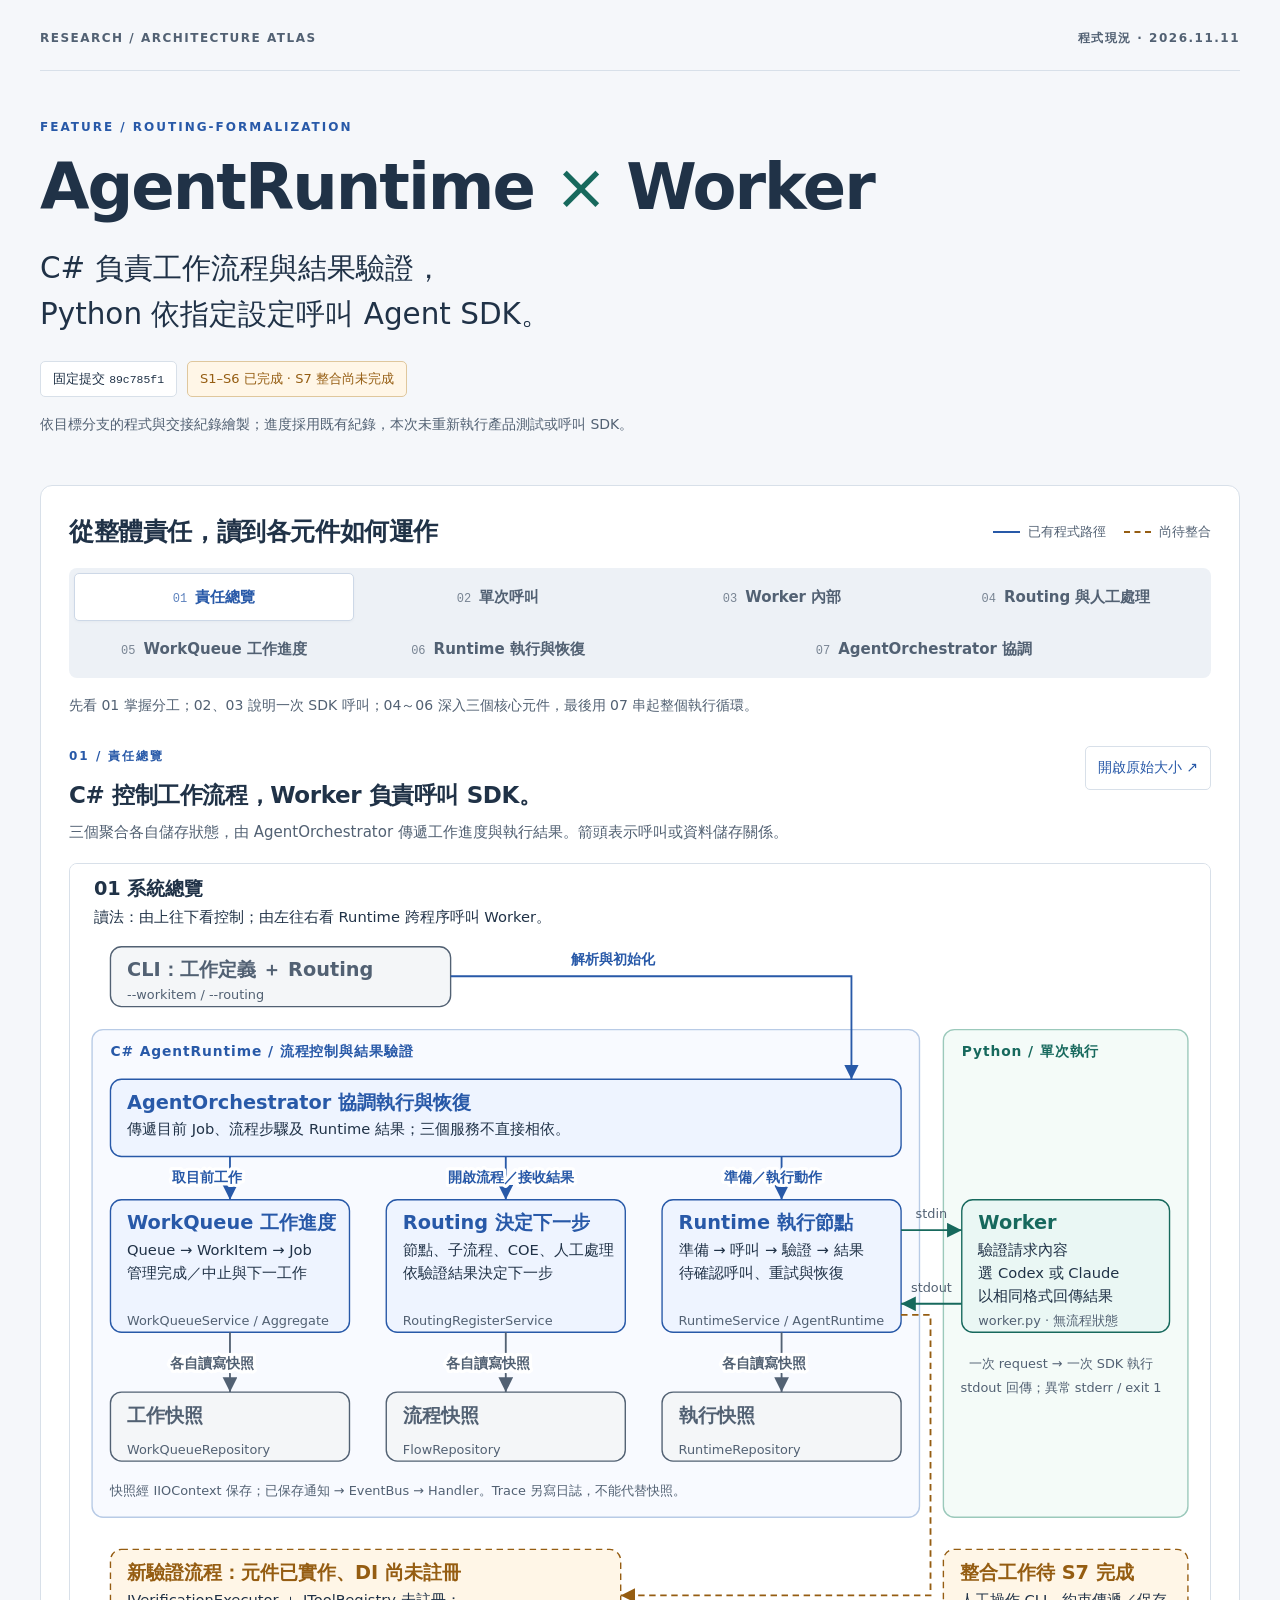
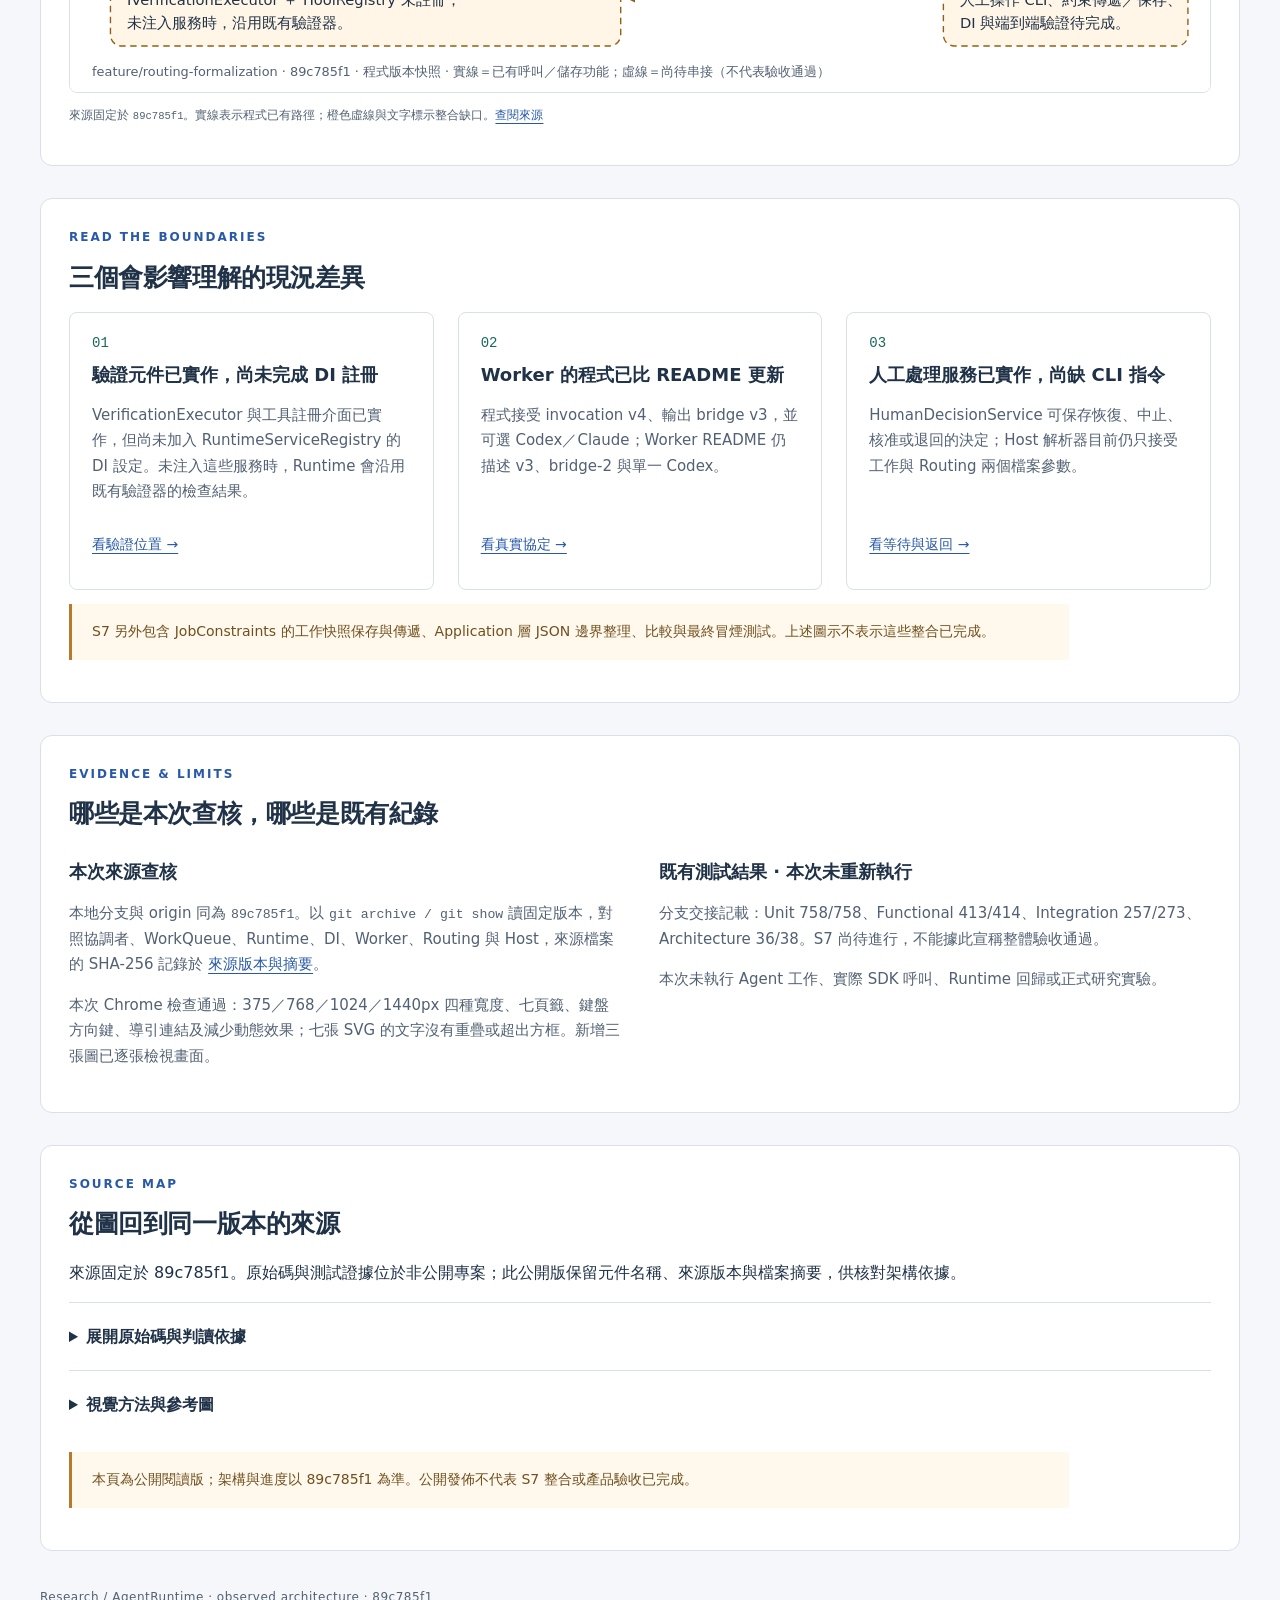
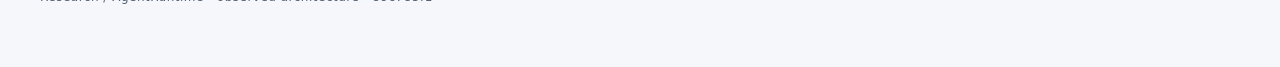
<file: agent-runtime/routing-formalization-2026-11-11/index.html>
<!doctype html>
<html lang="zh-Hant"><head><meta charset="utf-8"><meta name="viewport" content="width=device-width,initial-scale=1"><meta name="color-scheme" content="light"><title>AgentRuntime × Worker｜routing-formalization 現況架構</title><link rel="stylesheet" href="assets/style.css"></head><body>
<a class="ar-skip" href="#architecture">跳到架構圖</a><main class="ar-page">
<header id="summary" class="ar-hero"><div class="ar-topline"><a href="https://shih-chia-yang.github.io/research-reports/">RESEARCH / ARCHITECTURE ATLAS</a><span>程式現況 · 2026.11.11</span></div><p class="ar-eyebrow">FEATURE / ROUTING-FORMALIZATION</p><h1>AgentRuntime <span>×</span> Worker</h1><p class="ar-lead">C# 負責工作流程與結果驗證，<br>Python 依指定設定呼叫 Agent SDK。</p><div class="ar-status"><span class="ar-pill">固定提交 <code>89c785f1</code></span><span class="ar-pill ar-warn">S1–S6 已完成 · S7 整合尚未完成</span></div><p class="ar-scope">依目標分支的程式與交接紀錄繪製；進度採用既有紀錄，本次未重新執行產品測試或呼叫 SDK。</p></header>
<section id="architecture" class="ar-content"><div class="ar-section-heading"><h2>從整體責任，讀到各元件如何運作</h2><div class="ar-legend"><span><i class="ar-line"></i>已有程式路徑</span><span><i class="ar-line ar-dashed"></i>尚待整合</span></div></div><div class="ar-tabs" role="tablist" aria-label="架構閱讀層次"><button role="tab" id="tab-system" aria-controls="panel-system" aria-selected="true" tabindex="0"><span>01</span>責任總覽</button><button role="tab" id="tab-invocation" aria-controls="panel-invocation" aria-selected="false" tabindex="-1"><span>02</span>單次呼叫</button><button role="tab" id="tab-worker" aria-controls="panel-worker" aria-selected="false" tabindex="-1"><span>03</span>Worker 內部</button><button role="tab" id="tab-routing" aria-controls="panel-routing" aria-selected="false" tabindex="-1"><span>04</span>Routing 與人工處理</button><button role="tab" id="tab-workqueue" aria-controls="panel-workqueue" aria-selected="false" tabindex="-1"><span>05</span>WorkQueue 工作進度</button><button role="tab" id="tab-runtime" aria-controls="panel-runtime" aria-selected="false" tabindex="-1"><span>06</span>Runtime 執行與恢復</button><button role="tab" id="tab-orchestrator" aria-controls="panel-orchestrator" aria-selected="false" tabindex="-1"><span>07</span>AgentOrchestrator 協調</button></div><p class="ar-reading-guide">先看 01 掌握分工；02、03 說明一次 SDK 呼叫；04～06 深入三個核心元件，最後用 07 串起整個執行循環。</p><section id="panel-system" role="tabpanel" aria-labelledby="tab-system" tabindex="0" ><div class="ar-panel-head"><div><p class="ar-eyebrow">01 / 責任總覽</p><h2>C# 控制工作流程，Worker 負責呼叫 SDK。</h2><p>三個聚合各自儲存狀態，由 AgentOrchestrator 傳遞工作進度與執行結果。箭頭表示呼叫或資料儲存關係。</p></div><a class="ar-open" href="assets/01-system.svg" target="_blank" rel="noopener">開啟原始大小 ↗</a></div><p class="ar-mobile-hint">圖可左右捲動；點「開啟原始大小」可獨立放大閱讀。</p><figure><div class="ar-diagram-scroll" tabindex="0" role="region" aria-label="責任總覽架構圖，可左右捲動"><img src="assets/01-system.svg" alt="C# 控制工作流程，Worker 負責呼叫 SDK。 三個聚合各自儲存狀態，由 AgentOrchestrator 傳遞工作進度與執行結果。箭頭表示呼叫或資料儲存關係。" width="1240" height="900"/></div><figcaption>來源固定於 <code>89c785f1</code>。實線表示程式已有路徑；橙色虛線與文字標示整合缺口。<a href="#sources">查閱來源</a></figcaption></figure></section><section id="panel-invocation" role="tabpanel" aria-labelledby="tab-invocation" tabindex="0" hidden><div class="ar-panel-head"><div><p class="ar-eyebrow">02 / 單次呼叫</p><h2>先儲存呼叫紀錄，收到回應後再驗證結果。</h2><p>SDK 呼叫成功後，C# 仍須檢查執行結果與證據，再由 Gate 判定是否符合要求。中斷後先核對執行紀錄，避免重複執行。</p></div><a class="ar-open" href="assets/02-invocation.svg" target="_blank" rel="noopener">開啟原始大小 ↗</a></div><p class="ar-mobile-hint">圖可左右捲動；點「開啟原始大小」可獨立放大閱讀。</p><figure><div class="ar-diagram-scroll" tabindex="0" role="region" aria-label="單次呼叫架構圖，可左右捲動"><img src="assets/02-invocation.svg" alt="先儲存呼叫紀錄，收到回應後再驗證結果。 SDK 呼叫成功後，C# 仍須檢查執行結果與證據，再由 Gate 判定是否符合要求。中斷後先核對執行紀錄，避免重複執行。" width="1240" height="930"/></div><figcaption>來源固定於 <code>89c785f1</code>。實線表示程式已有路徑；橙色虛線與文字標示整合缺口。<a href="#sources">查閱來源</a></figcaption></figure></section><section id="panel-worker" role="tabpanel" aria-labelledby="tab-worker" tabindex="0" hidden><div class="ar-panel-head"><div><p class="ar-eyebrow">03 / Worker 內部</p><h2>依請求選擇 SDK，並以相同格式回傳結果。</h2><p>Worker 已有 Codex 與 Claude 兩條執行路徑；使用相同的資料格式定義（schema）驗證回應，再轉成相同的回應格式。業務流程狀態與重試決策都留在 C#。</p></div><a class="ar-open" href="assets/03-worker.svg" target="_blank" rel="noopener">開啟原始大小 ↗</a></div><p class="ar-mobile-hint">圖可左右捲動；點「開啟原始大小」可獨立放大閱讀。</p><figure><div class="ar-diagram-scroll" tabindex="0" role="region" aria-label="Worker 內部架構圖，可左右捲動"><img src="assets/03-worker.svg" alt="依請求選擇 SDK，並以相同格式回傳結果。 Worker 已有 Codex 與 Claude 兩條執行路徑；使用相同的資料格式定義（schema）驗證回應，再轉成相同的回應格式。業務流程狀態與重試決策都留在 C#。" width="1240" height="860"/></div><figcaption>來源固定於 <code>89c785f1</code>。實線表示程式已有路徑；橙色虛線與文字標示整合缺口。<a href="#sources">查閱來源</a></figcaption></figure></section><section id="panel-routing" role="tabpanel" aria-labelledby="tab-routing" tabindex="0" hidden><div class="ar-panel-head"><div><p class="ar-eyebrow">04 / Routing 與人工處理</p><h2>流程能進子流程，也能停下等人處理。</h2><p>FlowHolder 儲存目前節點、子流程呼叫紀錄、必要驗收項目與等待狀態。人工處理服務已實作，但 Host 的 CLI 入口尚待整合。</p></div><a class="ar-open" href="assets/04-routing.svg" target="_blank" rel="noopener">開啟原始大小 ↗</a></div><p class="ar-mobile-hint">圖可左右捲動；點「開啟原始大小」可獨立放大閱讀。</p><figure><div class="ar-diagram-scroll" tabindex="0" role="region" aria-label="Routing 與人工處理架構圖，可左右捲動"><img src="assets/04-routing.svg" alt="流程能進子流程，也能停下等人處理。 FlowHolder 儲存目前節點、子流程呼叫紀錄、必要驗收項目與等待狀態。人工處理服務已實作，但 Host 的 CLI 入口尚待整合。" width="1240" height="940"/></div><figcaption>來源固定於 <code>89c785f1</code>。實線表示程式已有路徑；橙色虛線與文字標示整合缺口。<a href="#sources">查閱來源</a></figcaption></figure></section><section id="panel-workqueue" role="tabpanel" aria-labelledby="tab-workqueue" tabindex="0" hidden><div class="ar-panel-head"><div><p class="ar-eyebrow">05 / WorkQueue 工作進度</p><h2>先記錄完成，再確認流程結束，工作清單才前進。</h2><p>Queue 管理工作順序，WorkLedger 管理一份工作的 Job，WorkJob 保存執行狀態。完成通知與前進是兩個步驟；人工中止則略過同一份工作的剩餘 Job。</p></div><a class="ar-open" href="assets/05-workqueue.svg" target="_blank" rel="noopener">開啟原始大小 ↗</a></div><p class="ar-mobile-hint">圖可左右捲動；點「開啟原始大小」可獨立放大閱讀。</p><figure><div class="ar-diagram-scroll" tabindex="0" role="region" aria-label="WorkQueue 工作進度架構圖，可左右捲動"><img src="assets/05-workqueue.svg" alt="先記錄完成，再確認流程結束，工作清單才前進。 Queue 管理工作順序，WorkLedger 管理一份工作的 Job，WorkJob 保存執行狀態。完成通知與前進是兩個步驟；人工中止則略過同一份工作的剩餘 Job。" width="1240" height="1080"/></div><figcaption>來源固定於 <code>89c785f1</code>。實線表示程式已有路徑；橙色虛線與文字標示整合缺口。<a href="#sources">查閱來源</a></figcaption></figure></section><section id="panel-runtime" role="tabpanel" aria-labelledby="tab-runtime" tabindex="0" hidden><div class="ar-panel-head"><div><p class="ar-eyebrow">06 / Runtime 執行與恢復</p><h2>呼叫前保存，收到回應後驗證；中斷後先查明是否已執行。</h2><p>RuntimeService 處理 I/O，Domain AgentRuntime 與 Gate 決定繼續、補正或結束。圖中分開呈現正常執行、結果判定與中斷恢復，也保留尚未完成的 DI 整合。</p></div><a class="ar-open" href="assets/06-runtime.svg" target="_blank" rel="noopener">開啟原始大小 ↗</a></div><p class="ar-mobile-hint">圖可左右捲動；點「開啟原始大小」可獨立放大閱讀。</p><figure><div class="ar-diagram-scroll" tabindex="0" role="region" aria-label="Runtime 執行與恢復架構圖，可左右捲動"><img src="assets/06-runtime.svg" alt="呼叫前保存，收到回應後驗證；中斷後先查明是否已執行。 RuntimeService 處理 I/O，Domain AgentRuntime 與 Gate 決定繼續、補正或結束。圖中分開呈現正常執行、結果判定與中斷恢復，也保留尚未完成的 DI 整合。" width="1240" height="1190"/></div><figcaption>來源固定於 <code>89c785f1</code>。實線表示程式已有路徑；橙色虛線與文字標示整合缺口。<a href="#sources">查閱來源</a></figcaption></figure></section><section id="panel-orchestrator" role="tabpanel" aria-labelledby="tab-orchestrator" tabindex="0" hidden><div class="ar-panel-head"><div><p class="ar-eyebrow">07 / AgentOrchestrator 協調</p><h2>協調工作、流程與執行，依保存的狀態接續。</h2><p>AgentOrchestrator 取得目前 Job、恢復流程、準備 Runtime，並將結果交回 Routing。它也處理流程結束、等待人工處理與錯誤回報；各服務負責自己的狀態與儲存。</p></div><a class="ar-open" href="assets/07-orchestrator.svg" target="_blank" rel="noopener">開啟原始大小 ↗</a></div><p class="ar-mobile-hint">圖可左右捲動；點「開啟原始大小」可獨立放大閱讀。</p><figure><div class="ar-diagram-scroll" tabindex="0" role="region" aria-label="AgentOrchestrator 協調架構圖，可左右捲動"><img src="assets/07-orchestrator.svg" alt="協調工作、流程與執行，依保存的狀態接續。 AgentOrchestrator 取得目前 Job、恢復流程、準備 Runtime，並將結果交回 Routing。它也處理流程結束、等待人工處理與錯誤回報；各服務負責自己的狀態與儲存。" width="1240" height="1190"/></div><figcaption>來源固定於 <code>89c785f1</code>。實線表示程式已有路徑；橙色虛線與文字標示整合缺口。<a href="#sources">查閱來源</a></figcaption></figure></section><noscript><p>JavaScript 未啟用，仍可開啟全部原圖：<a href="assets/01-system.svg">總覽</a> · <a href="assets/02-invocation.svg">單次呼叫</a> · <a href="assets/03-worker.svg">Worker</a> · <a href="assets/04-routing.svg">Routing</a> · <a href="assets/05-workqueue.svg">WorkQueue</a> · <a href="assets/06-runtime.svg">Runtime</a> · <a href="assets/07-orchestrator.svg">AgentOrchestrator</a>。</p></noscript></section>
<section id="judgments" class="ar-content"><p class="ar-eyebrow">READ THE BOUNDARIES</p><h2>三個會影響理解的現況差異</h2><div class="ar-cards"><article><span class="ar-card-number">01</span><h3>驗證元件已實作，尚未完成 DI 註冊</h3><p>VerificationExecutor 與工具註冊介面已實作，但尚未加入 RuntimeServiceRegistry 的 DI 設定。未注入這些服務時，Runtime 會沿用既有驗證器的檢查結果。</p><a href="#panel-invocation" data-view="invocation">看驗證位置 →</a></article><article><span class="ar-card-number">02</span><h3>Worker 的程式已比 README 更新</h3><p>程式接受 invocation v4、輸出 bridge v3，並可選 Codex／Claude；Worker README 仍描述 v3、bridge-2 與單一 Codex。</p><a href="#panel-worker" data-view="worker">看真實協定 →</a></article><article><span class="ar-card-number">03</span><h3>人工處理服務已實作，尚缺 CLI 指令</h3><p>HumanDecisionService 可保存恢復、中止、核准或退回的決定；Host 解析器目前仍只接受工作與 Routing 兩個檔案參數。</p><a href="#panel-routing" data-view="routing">看等待與返回 →</a></article></div><p class="ar-note">S7 另外包含 JobConstraints 的工作快照保存與傳遞、Application 層 JSON 邊界整理、比較與最終冒煙測試。上述圖示不表示這些整合已完成。</p></section>
<section id="verification" class="ar-content"><p class="ar-eyebrow">EVIDENCE & LIMITS</p><h2>哪些是本次查核，哪些是既有紀錄</h2><div class="ar-evidence"><div><h3>本次來源查核</h3><p>本地分支與 origin 同為 <code>89c785f1</code>。以 <code>git archive / git show</code> 讀固定版本，對照協調者、WorkQueue、Runtime、DI、Worker、Routing 與 Host，來源檔案的 SHA-256 記錄於 <a href="sources.share.json">來源版本與摘要</a>。</p><p id="visual-verification">本次 Chrome 檢查通過：375／768／1024／1440px 四種寬度、七頁籤、鍵盤方向鍵、導引連結及減少動態效果；七張 SVG 的文字沒有重疊或超出方框。新增三張圖已逐張檢視畫面。</p></div><div><h3>既有測試結果 · 本次未重新執行</h3><p>分支交接記載：Unit 758/758、Functional 413/414、Integration 257/273、Architecture 36/38。S7 尚待進行，不能據此宣稱整體驗收通過。</p><p>本次未執行 Agent 工作、實際 SDK 呼叫、Runtime 回歸或正式研究實驗。</p></div></div></section>
<section id="sources" class="ar-content"><p class="ar-eyebrow">SOURCE MAP</p><h2>從圖回到同一版本的來源</h2><p>來源固定於 89c785f1。原始碼與測試證據位於非公開專案；此公開版保留元件名稱、來源版本與檔案摘要，供核對架構依據。</p><details><summary>展開原始碼與判讀依據</summary><ol class="ar-sources"><li><span>協調與控制</span><p>三服務協調、準備／執行／接受、暫停與通知；FlowOpenRequest 未傳 Constraints。</p><code>src/applications/agent-runtime/Application/AgentOrchestrator.cs</code></li><li><span>預設 DI</span><p>已註冊既有驗證器；尚未註冊 IVerificationExecutor / IToolRegistry。</p><code>src/applications/agent-runtime/Configurations/RuntimeServiceRegistry.cs</code></li><li><span>Runtime 驗證</span><p>呼叫前儲存紀錄，以 Reconcile 核對執行狀態；未注入 executor 時沿用原檢查結果。</p><code>src/applications/agent-runtime/Application/RuntimeService.cs</code></li><li><span>程序邊界</span><p>C# 啟動 Worker 程序，並核對執行紀錄。</p><code>src/applications/agent-runtime/Infrastructure/Agents/AgentProcessAdapter.cs</code></li><li><span>Worker 真實版本</span><p>invocation v4、response v2、bridge v3；Codex 與 Claude 分流。</p><code>src/applications/agent-runtime/worker/worker.py</code></li><li><span>Worker 舊說明</span><p>仍描述 invocation v3 / bridge-2 / 單 Codex，與程式不一致。</p><code>src/applications/agent-runtime/worker/README.md</code></li><li><span>Routing 服務</span><p>Flow 建立、結果接受、獨立保存與人工處理。</p><code>src/applications/agent-runtime/Application/Flow/RoutingRegisterService.cs</code></li><li><span>Routing 狀態</span><p>子流程、子流程呼叫紀錄、暫停、等待核准、驗收重驗。</p><code>src/applications/agent-runtime/Domain/Routing/FlowHolder.Hold.cs</code></li><li><span>人工操作入口</span><p>只儲存人工處理結果，不自動執行或繼續流程。</p><code>src/applications/agent-runtime/Application/HumanDecisions/HumanDecisionService.cs</code></li><li><span>CLI 解析器</span><p>只接受 --workitem、--routing。</p><code>src/applications/agent-runtime/Host/CommandLineParser.cs</code></li><li><span>工具驗證</span><p>工具登錄、標準輸入、程序、輸出轉換、判定與證據。</p><code>src/applications/agent-runtime/Application/Verification/VerificationExecutor.cs</code></li><li><span>結果判定</span><p>檢查值／狀態與證據識別資訊；Worker 自報不能替代證據。</p><code>src/applications/agent-runtime/Domain/Responses/Gate.cs</code></li><li><span>實作分批狀態</span><p>文件記載 S1～S6 done、S7 pending；不是本次測試。</p><code>core/progress/AgentRuntime/implementation/state.json</code></li><li><span>分支目前交接</span><p>S7 清單與目前回歸數量。</p><code>core/progress/AgentRuntime/handoff-current.md</code></li><li><span>WorkQueue 服務</span><p>初始化與恢復、開始 Job、沿用流程執行 ID，收到結束確認後前進。</p><code>src/applications/agent-runtime/Application/Work/WorkQueueService.cs</code></li><li><span>工作清單聚合</span><p>Queue 管理成員版本與目前位置，分別記錄完成及中止工作。</p><code>src/applications/agent-runtime/Domain/Work/WorkQueueAggregate.cs</code></li><li><span>工作與 Job 狀態</span><p>完成通知不前進；確認流程結束才移動 Job。中止同一 Work 的剩餘 Job。</p><code>src/applications/agent-runtime/Domain/Work/WorkLedger.cs</code></li><li><span>單一 Job 狀態</span><p>Job 開始、完成、中止與流程結束確認的狀態變更。</p><code>src/applications/agent-runtime/Domain/Work/WorkJob.cs</code></li><li><span>完成通知處理</span><p>接受並保存流程完成事實，不前進工作位置。</p><code>src/applications/agent-runtime/Application/Events/FlowCompletedHandler.cs</code></li><li><span>中止通知處理</span><p>接受並保存中止事實，標記同一 Work 的剩餘 Job。</p><code>src/applications/agent-runtime/Application/Events/FlowAbortedHandler.cs</code></li><li><span>Runtime 判斷與歷程</span><p>Gate、補正上限、政策約束、證據重讀、結束結果與保存紀錄。</p><code>src/applications/agent-runtime/Domain/Execution/AgentRuntime.cs</code></li></ol></details><details><summary>視覺方法與參考圖</summary><p>使用 <a href="https://github.com/nextlevelbuilder/ui-ux-pro-max-skill/tree/6ae86f61f520d6ca229d2f40e070410638c908c5">UI UX Pro Max</a> 的文件型介面建議：Swiss Style、留白、語意色、文字層級與鍵盤操作。資料庫對數量流圖的建議不適合本次控制流程，架構圖採人工編排的關係圖與泳道。</p><p>參考 repo 既有 AgentRuntime 架構頁及 <a href="../sdk-architecture-review-2026-10-28/">C#／Python SDK 架構回顧</a>；歷史圖與證據保持原樣。</p></details><p class="ar-note">本頁為公開閱讀版；架構與進度以 89c785f1 為準。公開發佈不代表 S7 整合或產品驗收已完成。</p></section>
<footer class="ar-footer">Research / AgentRuntime · observed architecture · 89c785f1</footer></main><script src="assets/report.js"></script></body></html>
</file>
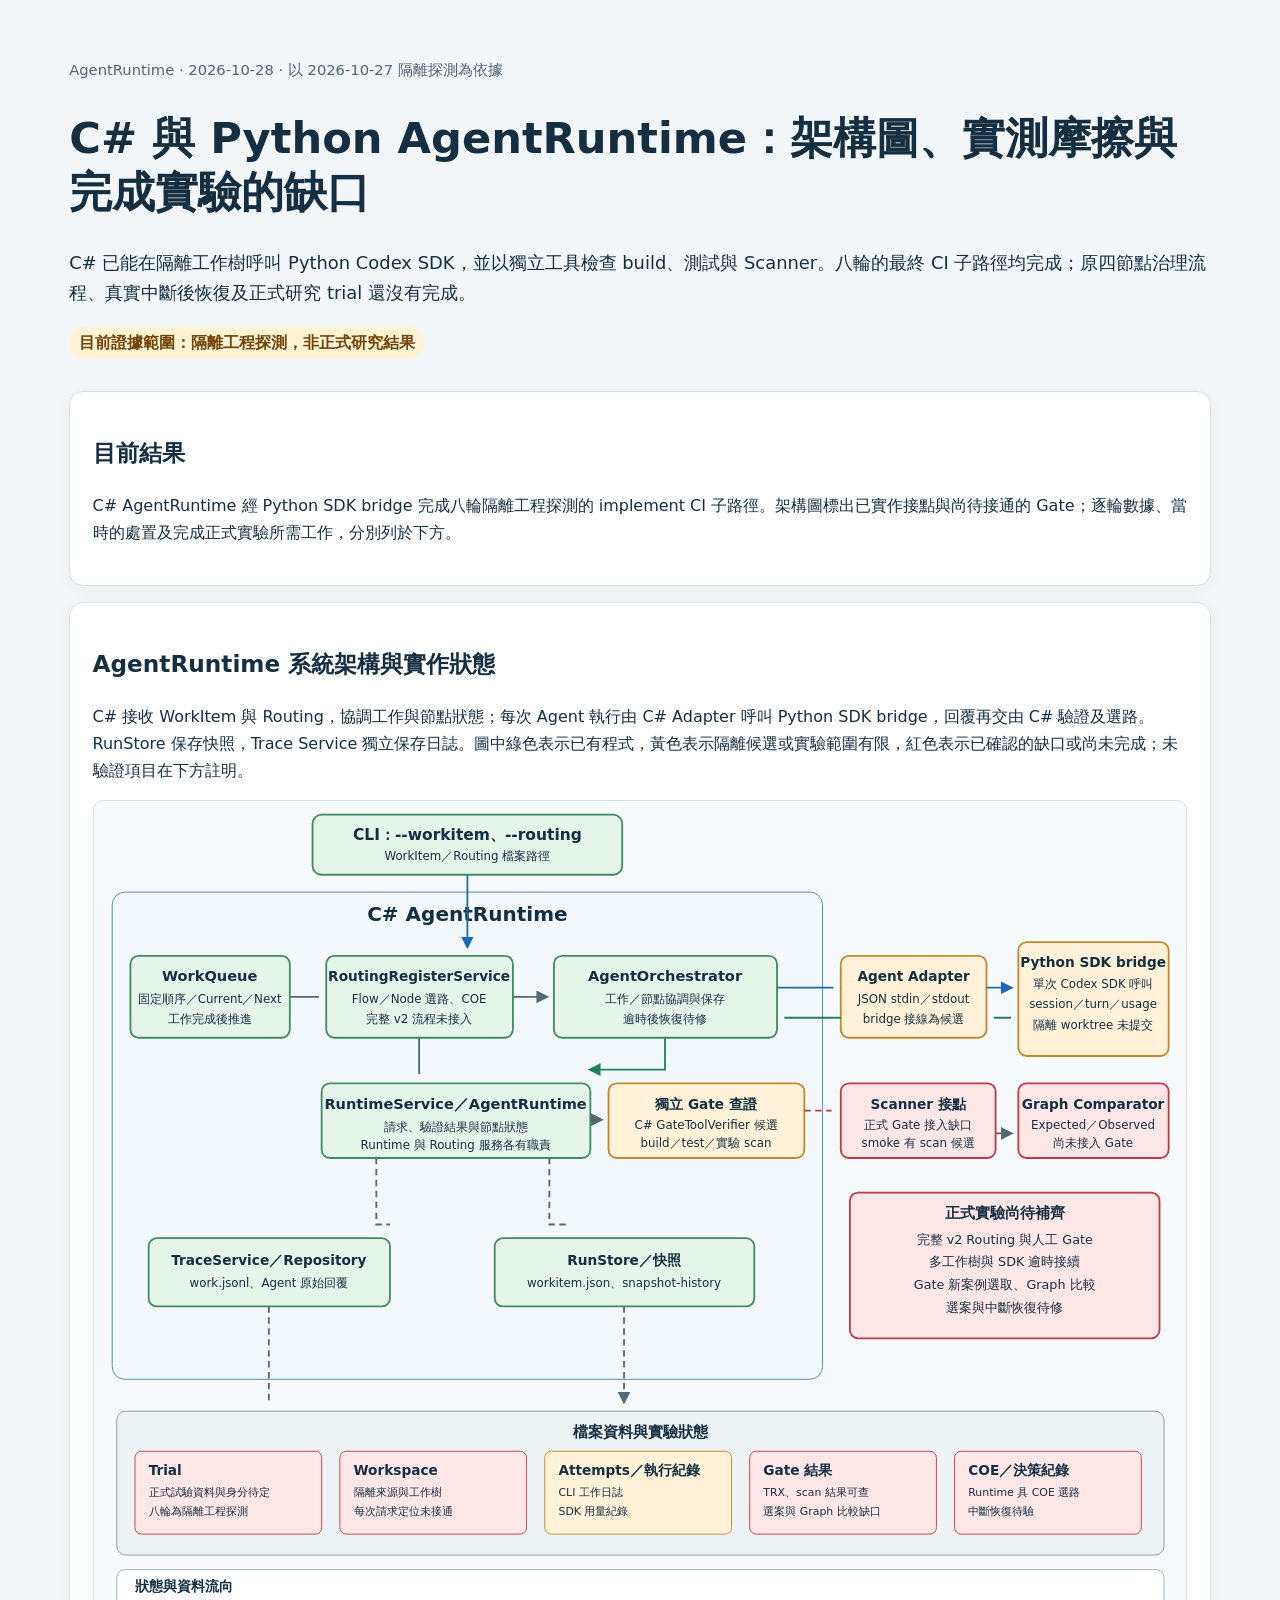
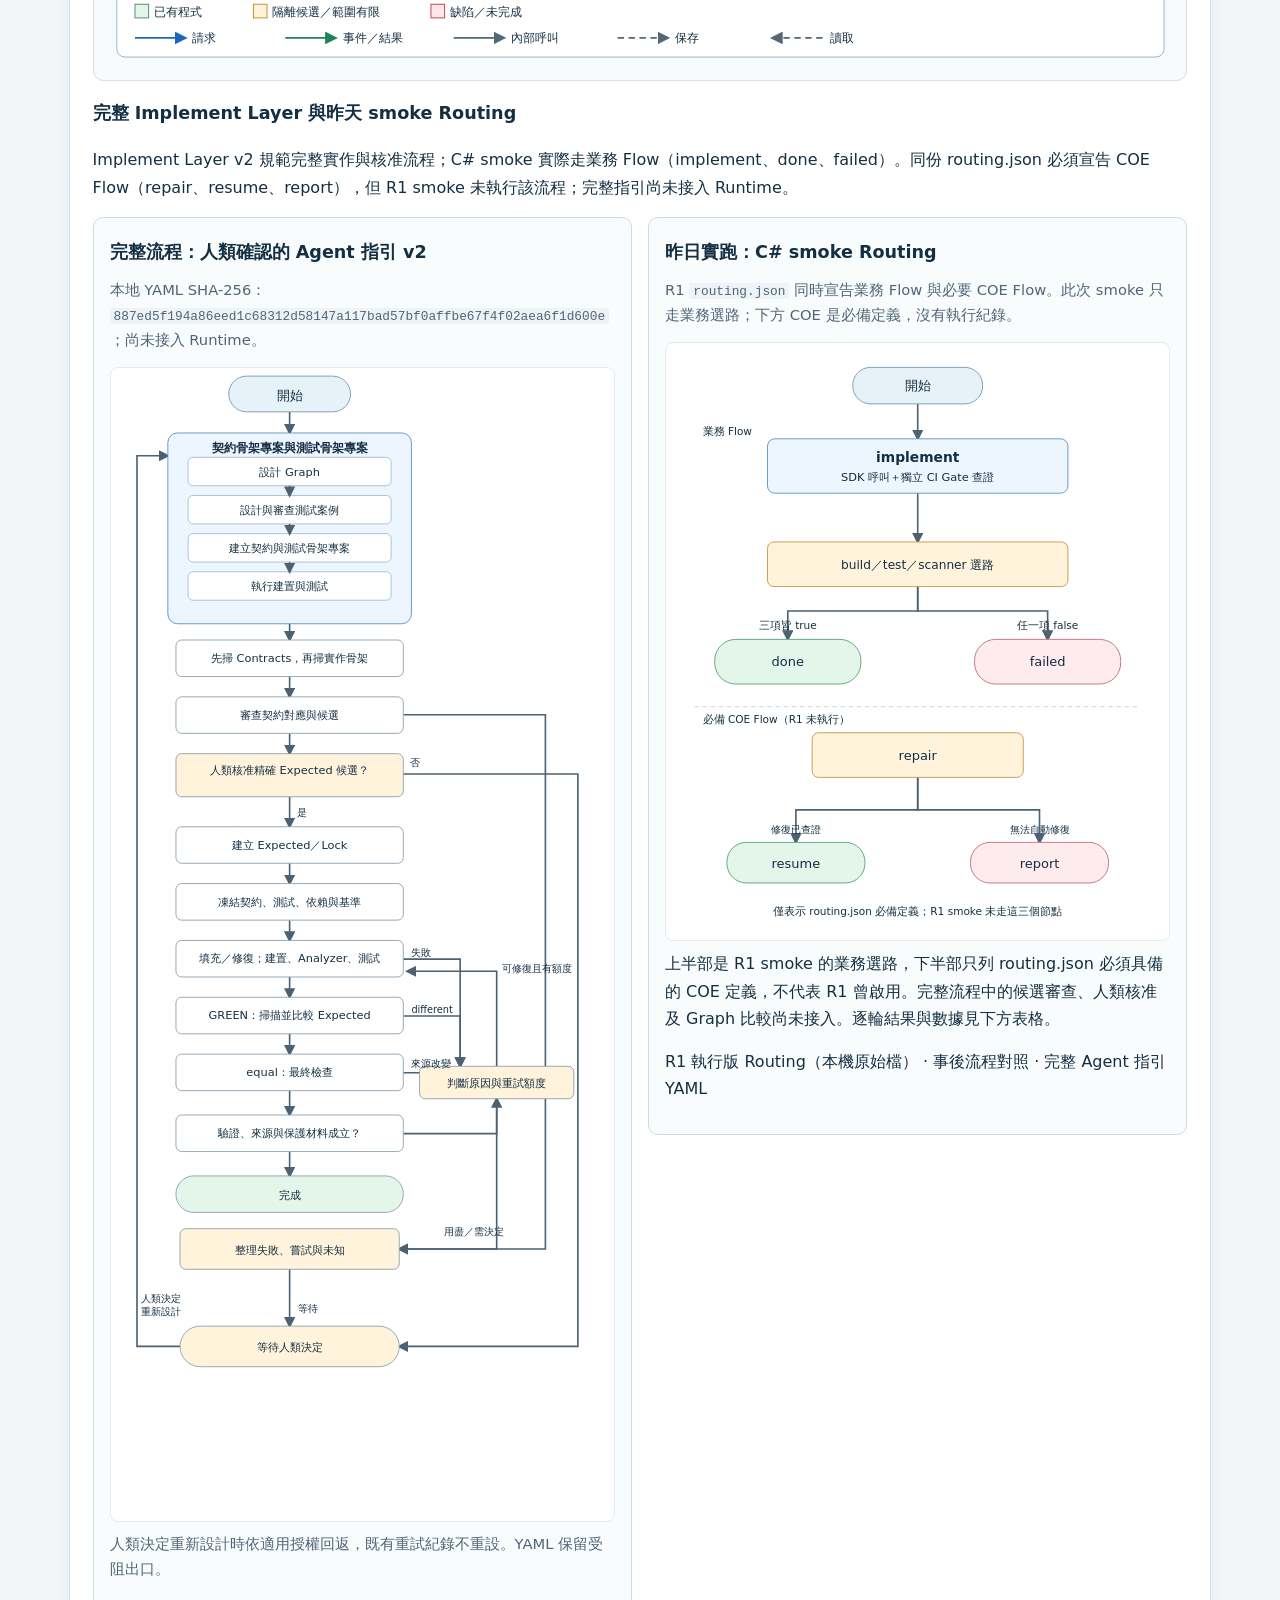
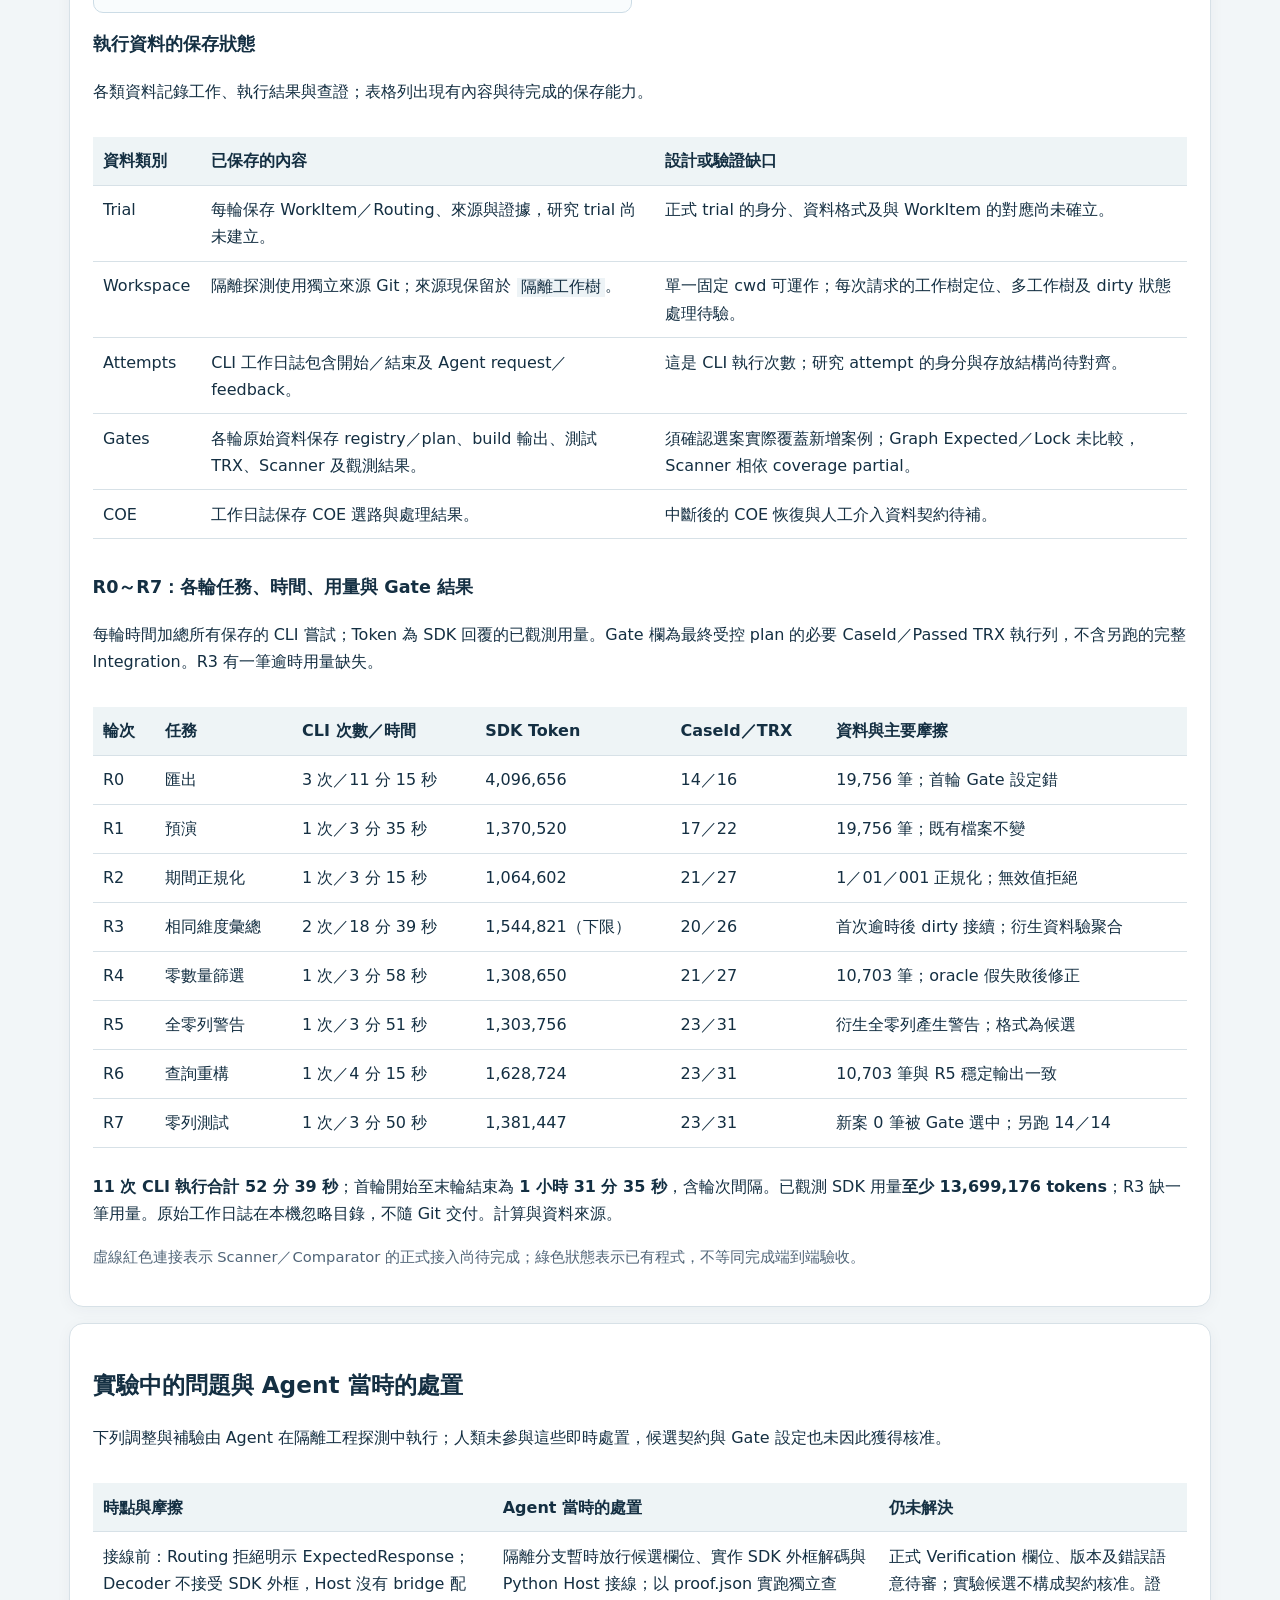
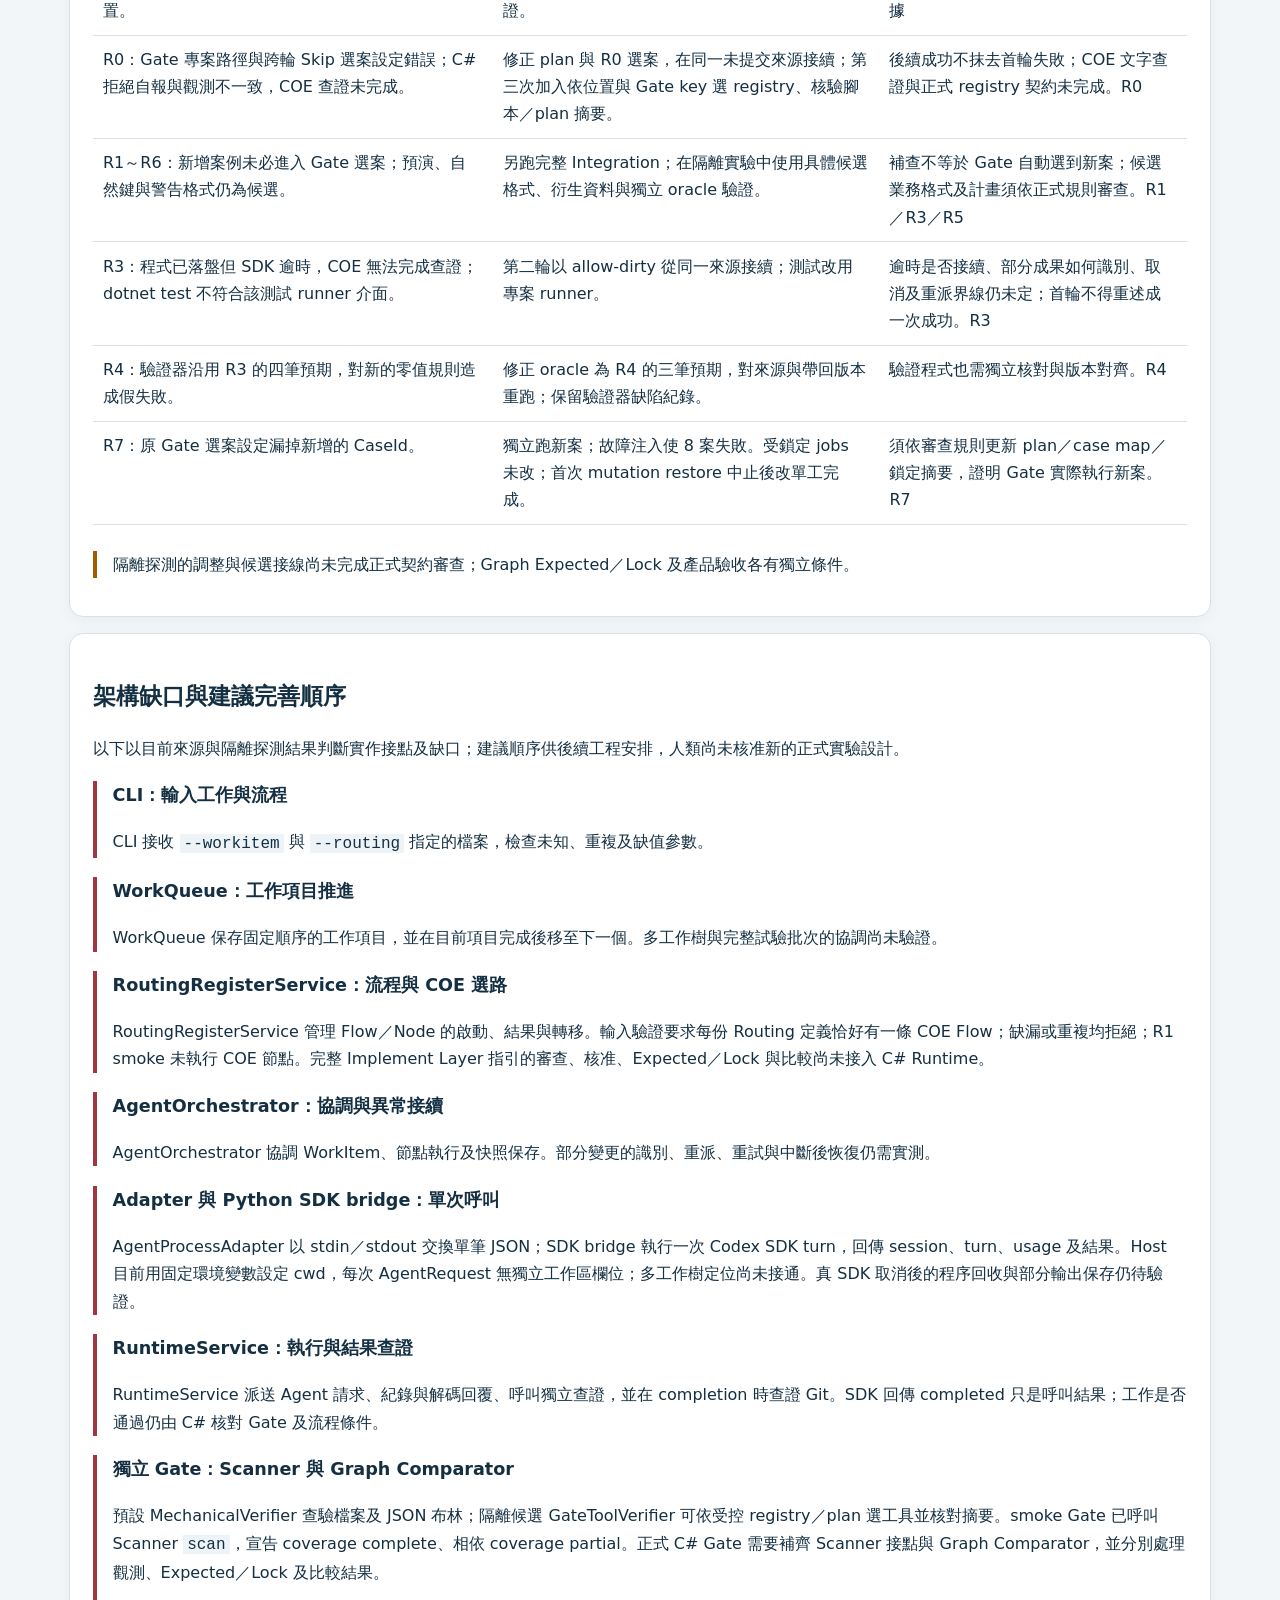
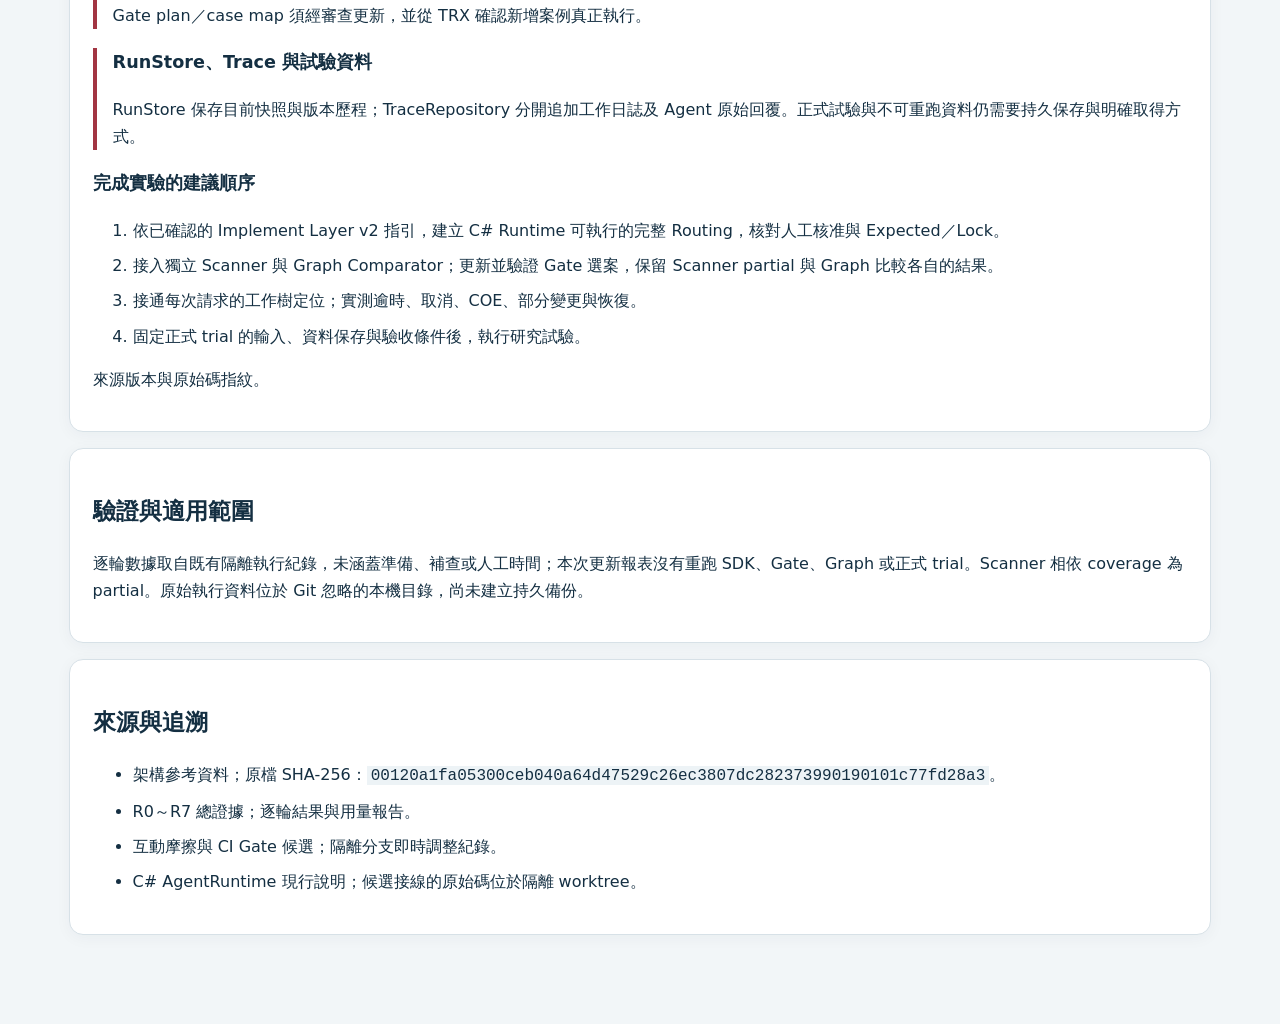
<file: agent-runtime/sdk-architecture-review-2026-10-28/index.html>
<!doctype html><html lang="zh-Hant"><head><meta charset="utf-8"><meta name="viewport" content="width=device-width,initial-scale=1"><title>AgentRuntime 架構與八輪隔離探測：摩擦、應對及實驗缺口</title><style>
:root{--ink:#142f42;--muted:#506578;--line:#d7e1e7;--blue:#005e8b;--green:#247250;--amber:#a25d00;--red:#a23542;--bg:#f2f6f8}*{box-sizing:border-box}body{margin:0;background:var(--bg);color:var(--ink);font:16px/1.7 system-ui,'Noto Sans TC',sans-serif}main{max-width:1180px;margin:auto;padding:2rem 1.2rem 5rem}header{padding:1rem 0}h1{font-size:clamp(1.8rem,4vw,2.7rem);line-height:1.25}h2{font-size:1.45rem}h3{font-size:1.1rem}section{background:white;border:1px solid var(--line);border-radius:14px;padding:1.4rem;margin:1rem 0;box-shadow:0 3px 16px #1630410b}p{margin:.6em 0 1em}.lead{font-size:1.12rem}.badge{display:inline-block;border-radius:20px;padding:.15rem .6rem;background:#fff2d5;color:#704508;font-weight:700}.cols{display:grid;grid-template-columns:repeat(auto-fit,minmax(230px,1fr));gap:.8rem}.card{border:1px solid var(--line);border-radius:10px;padding:.8rem 1rem}.card b{color:var(--blue)}.warn{border-left:4px solid var(--amber);padding-left:1rem}.diagram{overflow-x:auto;background:#f7fafc;border:1px solid var(--line);border-radius:10px}svg{display:block;width:100%;min-width:850px;height:auto}svg text{font-family:system-ui,'Noto Sans TC',sans-serif;fill:#142f42}svg a:hover rect{stroke-width:3}table{width:100%;border-collapse:collapse;margin:1rem 0}th,td{text-align:left;vertical-align:top;padding:.65rem;border-bottom:1px solid var(--line)}th{background:#eef4f6}code{background:#edf3f6;padding:.05rem .25rem;overflow-wrap:anywhere}a{color:#005e8b}li{margin:.5rem 0}.small{color:var(--muted);font-size:.92rem}.scroll{overflow-x:auto}.issue{border-left:4px solid var(--red);padding-left:1rem;margin:1.2rem 0}.status{font-weight:bold;color:var(--amber)}@media(max-width:700px){section{padding:1rem}table{min-width:700px}}
 .routing-compare{display:grid;grid-template-columns:minmax(0,1fr) minmax(0,1fr);gap:1rem;align-items:start}.routing-panel{border:1px solid #ccdce6;border-radius:10px;padding:1rem;background:#f9fcfd;min-width:0}.routing-panel h4{margin:.25rem 0;font-size:1.1rem}.routing-panel svg{width:100%;min-width:0;height:auto;background:white;border:1px solid #e3ebf0;border-radius:8px}.routing-panel code{font-size:.8rem}@media(max-width:760px){.routing-compare{grid-template-columns:1fr}}</style></head><body><main><header><p class="small">AgentRuntime · 2026-10-28 · 以 2026-10-27 隔離探測為依據</p><h1>C# 與 Python AgentRuntime：架構圖、實測摩擦與完成實驗的缺口</h1><p class="lead">C# 已能在隔離工作樹呼叫 Python Codex SDK，並以獨立工具檢查 build、測試與 Scanner。八輪的最終 CI 子路徑均完成；原四節點治理流程、真實中斷後恢復及正式研究 trial 還沒有完成。</p><span class="badge">目前證據範圍：隔離工程探測，非正式研究結果</span></header>
<section id="summary"><h2>目前結果</h2><p>C# AgentRuntime 經 Python SDK bridge 完成八輪隔離工程探測的 implement CI 子路徑。架構圖標出已實作接點與尚待接通的 Gate；逐輪數據、當時的處置及完成正式實驗所需工作，分別列於下方。</p></section>
<section id="deliverable"><h2>AgentRuntime 系統架構與實作狀態</h2><p>C# 接收 WorkItem 與 Routing，協調工作與節點狀態；每次 Agent 執行由 C# Adapter 呼叫 Python SDK bridge，回覆再交由 C# 驗證及選路。RunStore 保存快照，Trace Service 獨立保存日誌。圖中綠色表示已有程式，黃色表示隔離候選或實驗範圍有限，紅色表示已確認的缺口或尚未完成；未驗證項目在下方註明。</p><div class="diagram"><svg viewBox="0 0 1200 965" role="img" aria-labelledby="current-title current-desc"><title id="current-title">AgentRuntime 系統架構及完成狀態</title><desc id="current-desc">C# CLI、WorkQueue、RoutingRegisterService、AgentOrchestrator、RuntimeService、Agent Adapter、Python SDK bridge、Gate、Scanner 與 Graph Comparator，以及持久化區；缺口以紅色表示。</desc><defs><marker id="cur-b" viewBox="0 0 10 10" refX="8" refY="5" markerWidth="7" markerHeight="7" orient="auto"><path d="M0 0L10 5L0 10z" fill="#1b68bb"/></marker><marker id="cur-g" viewBox="0 0 10 10" refX="8" refY="5" markerWidth="7" markerHeight="7" orient="auto"><path d="M0 0L10 5L0 10z" fill="#21825a"/></marker><marker id="cur-k" viewBox="0 0 10 10" refX="8" refY="5" markerWidth="7" markerHeight="7" orient="auto"><path d="M0 0L10 5L0 10z" fill="#536875"/></marker></defs>
<rect x="20" y="100" width="780" height="535" rx="14" fill="#f2f8fc" stroke="#4585b4"/><text x="410" y="132" text-anchor="middle" font-size="22" font-weight="700">C# AgentRuntime</text>
<a href="#g1"><rect x="240" y="15" width="340" height="66" rx="10" fill="#e5f5ea" stroke="#428a61" stroke-width="2"/><text x="410" y="43" text-anchor="middle" font-size="17" font-weight="700">CLI：--workitem、--routing</text><text x="410" y="65" text-anchor="middle" font-size="13">WorkItem／Routing 檔案路徑</text></a>
<a href="#g2"><rect x="40" y="170" width="175" height="90" rx="9" fill="#e5f5ea" stroke="#428a61" stroke-width="2"/><text x="127" y="198" text-anchor="middle" font-size="16" font-weight="700">WorkQueue</text><text x="127" y="222" text-anchor="middle" font-size="13">固定順序／Current／Next</text><text x="127" y="244" text-anchor="middle" font-size="13">工作完成後推進</text></a>
<a href="#g3"><rect x="255" y="170" width="205" height="90" rx="9" fill="#e5f5ea" stroke="#428a61" stroke-width="2"/><text x="357" y="198" text-anchor="middle" font-size="15" font-weight="700">RoutingRegisterService</text><text x="357" y="222" text-anchor="middle" font-size="13">Flow／Node 選路、COE</text><text x="357" y="244" text-anchor="middle" font-size="13">完整 v2 流程未接入</text></a>
<a href="#g4"><rect x="505" y="170" width="245" height="90" rx="9" fill="#e5f5ea" stroke="#428a61" stroke-width="2"/><text x="627" y="198" text-anchor="middle" font-size="16" font-weight="700">AgentOrchestrator</text><text x="627" y="222" text-anchor="middle" font-size="13">工作／節點協調與保存</text><text x="627" y="244" text-anchor="middle" font-size="13">逾時後恢復待修</text></a>
<a href="#g6"><rect x="250" y="310" width="295" height="82" rx="9" fill="#e5f5ea" stroke="#428a61" stroke-width="2"/><text x="397" y="338" text-anchor="middle" font-size="16" font-weight="700">RuntimeService／AgentRuntime</text><text x="397" y="362" text-anchor="middle" font-size="13">請求、驗證結果與節點狀態</text><text x="397" y="382" text-anchor="middle" font-size="13">Runtime 與 Routing 服務各有職責</text></a>
<a href="#g5"><rect x="820" y="170" width="160" height="90" rx="9" fill="#fff2d9" stroke="#c1882c" stroke-width="2"/><text x="900" y="198" text-anchor="middle" font-size="15" font-weight="700">Agent Adapter</text><text x="900" y="222" text-anchor="middle" font-size="13">JSON stdin／stdout</text><text x="900" y="244" text-anchor="middle" font-size="13">bridge 接線為候選</text></a>
<a href="#g5"><rect x="1015" y="155" width="165" height="125" rx="9" fill="#fff2d9" stroke="#c1882c" stroke-width="2"/><text x="1097" y="182" text-anchor="middle" font-size="15" font-weight="700">Python SDK bridge</text><text x="1097" y="205" text-anchor="middle" font-size="13">單次 Codex SDK 呼叫</text><text x="1097" y="227" text-anchor="middle" font-size="13">session／turn／usage</text><text x="1097" y="250" text-anchor="middle" font-size="13">隔離 worktree 未提交</text></a>
<a href="#g7"><rect x="565" y="310" width="215" height="82" rx="9" fill="#fff2d9" stroke="#c1882c" stroke-width="2"/><text x="672" y="338" text-anchor="middle" font-size="15" font-weight="700">獨立 Gate 查證</text><text x="672" y="360" text-anchor="middle" font-size="13">C# GateToolVerifier 候選</text><text x="672" y="380" text-anchor="middle" font-size="13">build／test／實驗 scan</text></a>
<a href="#g7"><rect x="820" y="310" width="170" height="82" rx="9" fill="#ffe7e8" stroke="#be3a47" stroke-width="2"/><text x="905" y="338" text-anchor="middle" font-size="15" font-weight="700">Scanner 接點</text><text x="905" y="360" text-anchor="middle" font-size="13">正式 Gate 接入缺口</text><text x="905" y="380" text-anchor="middle" font-size="13">smoke 有 scan 候選</text></a>
<a href="#g7"><rect x="1015" y="310" width="165" height="82" rx="9" fill="#ffe7e8" stroke="#be3a47" stroke-width="2"/><text x="1097" y="338" text-anchor="middle" font-size="15" font-weight="700">Graph Comparator</text><text x="1097" y="360" text-anchor="middle" font-size="13">Expected／Observed</text><text x="1097" y="380" text-anchor="middle" font-size="13">尚未接入 Gate</text></a>
<a href="#g8"><rect x="60" y="480" width="265" height="75" rx="9" fill="#e5f5ea" stroke="#428a61" stroke-width="2"/><text x="192" y="509" text-anchor="middle" font-size="15" font-weight="700">TraceService／Repository</text><text x="192" y="534" text-anchor="middle" font-size="13">work.jsonl、Agent 原始回覆</text></a>
<a href="#g8"><rect x="440" y="480" width="285" height="75" rx="9" fill="#e5f5ea" stroke="#428a61" stroke-width="2"/><text x="582" y="509" text-anchor="middle" font-size="15" font-weight="700">RunStore／快照</text><text x="582" y="534" text-anchor="middle" font-size="13">workitem.json、snapshot-history</text></a>
<rect x="830" y="430" width="340" height="160" rx="9" fill="#ffe7e8" stroke="#be3a47" stroke-width="2"/><text x="1000" y="458" text-anchor="middle" font-size="16" font-weight="700">正式實驗尚待補齊</text><text x="1000" y="486" text-anchor="middle" font-size="14">完整 v2 Routing 與人工 Gate</text><text x="1000" y="511" text-anchor="middle" font-size="14">多工作樹與 SDK 逾時接續</text><text x="1000" y="536" text-anchor="middle" font-size="14">Gate 新案例選取、Graph 比較</text><text x="1000" y="561" text-anchor="middle" font-size="14">選案與中斷恢復待修</text>
<rect x="25" y="670" width="1150" height="158" rx="10" fill="#edf2f5" stroke="#8498a5"/><text x="600" y="698" text-anchor="middle" font-size="17" font-weight="700">檔案資料與實驗狀態</text>
<a href="#map-trial"><rect x="45" y="714" width="205" height="91" rx="7" fill="#ffe7e8" stroke="#be3a47"/><text x="60" y="740" font-size="15" font-weight="700">Trial</text><text x="60" y="763" font-size="12">正式試驗資料與身分待定</text><text x="60" y="784" font-size="12">八輪為隔離工程探測</text></a>
<a href="#map-workspace"><rect x="270" y="714" width="205" height="91" rx="7" fill="#ffe7e8" stroke="#be3a47"/><text x="285" y="740" font-size="15" font-weight="700">Workspace</text><text x="285" y="763" font-size="12">隔離來源與工作樹</text><text x="285" y="784" font-size="12">每次請求定位未接通</text></a>
<a href="#map-attempts"><rect x="495" y="714" width="205" height="91" rx="7" fill="#fff2d9" stroke="#c1882c"/><text x="510" y="740" font-size="15" font-weight="700">Attempts／執行紀錄</text><text x="510" y="763" font-size="12">CLI 工作日誌</text><text x="510" y="784" font-size="12">SDK 用量紀錄</text></a>
<a href="#map-gates"><rect x="720" y="714" width="205" height="91" rx="7" fill="#ffe7e8" stroke="#be3a47"/><text x="735" y="740" font-size="15" font-weight="700">Gate 結果</text><text x="735" y="763" font-size="12">TRX、scan 結果可查</text><text x="735" y="784" font-size="12">選案與 Graph 比較缺口</text></a>
<a href="#map-coe"><rect x="945" y="714" width="205" height="91" rx="7" fill="#ffe7e8" stroke="#be3a47"/><text x="960" y="740" font-size="15" font-weight="700">COE／決策紀錄</text><text x="960" y="763" font-size="12">Runtime 具 COE 選路</text><text x="960" y="784" font-size="12">中斷恢復待驗</text></a>
<g fill="none" stroke-width="2"><path d="M410 81 V160" stroke="#1b68bb" marker-end="url(#cur-b)"/><path d="M215 215 H247 M460 215 H497" stroke="#536875" marker-end="url(#cur-k)"/><path d="M750 205 H812 M980 205 H1007" stroke="#1b68bb" marker-end="url(#cur-b)"/><path d="M1007 238 H988 M820 238 H758 M627 260 V295 H545" stroke="#21825a" marker-end="url(#cur-g)"/><path d="M357 260 V300 M545 350 H557" stroke="#536875" marker-end="url(#cur-k)"/><path d="M780 340 H810 M990 365 H1007" stroke="#be3a47" stroke-dasharray="7 5" marker-end="url(#cur-k)"/><path d="M310 392 V465 H325 M500 392 V465 H520 M192 555 V660 M582 555 V660" stroke="#536875" stroke-dasharray="7 5" marker-end="url(#cur-k)"/></g>
<rect x="25" y="844" width="1150" height="96" rx="9" fill="#fff" stroke="#9caeb9"/><text x="45" y="868" font-size="15" font-weight="700">狀態與資料流向</text><rect x="45" y="882" width="15" height="15" fill="#e5f5ea" stroke="#428a61"/><text x="66" y="895" font-size="13">已有程式</text><rect x="175" y="882" width="15" height="15" fill="#fff2d9" stroke="#c1882c"/><text x="196" y="895" font-size="13">隔離候選／範圍有限</text><rect x="370" y="882" width="15" height="15" fill="#ffe7e8" stroke="#be3a47"/><text x="391" y="895" font-size="13">缺陷／未完成</text><path d="M45 919 H100" stroke="#1b68bb" stroke-width="2" marker-end="url(#cur-b)"/><text x="108" y="924" font-size="13">請求</text><path d="M210 919 H265" stroke="#21825a" stroke-width="2" marker-end="url(#cur-g)"/><text x="273" y="924" font-size="13">事件／結果</text><path d="M395 919 H450" stroke="#536875" stroke-width="2" marker-end="url(#cur-k)"/><text x="458" y="924" font-size="13">內部呼叫</text><path d="M575 919 H630" stroke="#536875" stroke-width="2" stroke-dasharray="7 5" marker-end="url(#cur-k)"/><text x="638" y="924" font-size="13">保存</text><path d="M800 919 H745" stroke="#536875" stroke-width="2" stroke-dasharray="7 5" marker-end="url(#cur-k)"/><text x="808" y="924" font-size="13">讀取</text></svg></div>
<div class="routing-comparison-intro"><h3>完整 Implement Layer 與昨天 smoke Routing</h3><p>Implement Layer v2 規範完整實作與核准流程；C# smoke 實際走業務 Flow（implement、done、failed）。同份 routing.json 必須宣告 COE Flow（repair、resume、report），但 R1 smoke 未執行該流程；完整指引尚未接入 Runtime。</p></div>
<div class="routing-compare"><article class="routing-panel"><h4>完整流程：人類確認的 Agent 指引 v2</h4><p class="small">本地 YAML SHA-256：<code>887ed5f194a86eed1c68312d58147a117bad57bf0affbe67f4f02aea6f1d600e</code>；尚未接入 Runtime。</p><svg viewBox="0 0 620 1420" role="img" aria-label="完整 Implement Layer 流程：設計與建立、候選審查、人類核准、凍結、實作比較與人類重新設計回路"><defs><marker id="cmp-arrow" viewBox="0 0 10 10" refX="8" refY="5" markerWidth="7" markerHeight="7" orient="auto-start-reverse"><path d="M0 0 L10 5 L0 10z" fill="#4c6171"/></marker></defs>
<g fill="none" stroke="#4c6171" stroke-width="2" marker-end="url(#cmp-arrow)"><path d="M220 54 V80"/><path d="M220 315 V335"/><path d="M220 380 V405"/><path d="M220 450 V475"/><path d="M220 528 V565"/><path d="M220 610 V635"/><path d="M220 680 V705"/><path d="M220 750 V775"/><path d="M220 820 V845"/><path d="M220 890 V920"/><path d="M220 965 V995"/><path d="M360 728 H430 V860"/><path d="M360 798 H430 V860"/><path d="M360 868 H430"/><path d="M360 943 H475 V900"/><path d="M475 860 V743 H365"/><path d="M475 900 V1085 H355"/><path d="M360 427 H535 V1085 H355"/><path d="M360 500 H575 V1205 H355"/><path d="M220 1110 V1180"/><path d="M85 1205 H32 V108 H70"/></g>
<rect x="145" y="10" width="150" height="44" rx="22" fill="#e7f1f8" stroke="#6491ac"/><text x="220" y="39" text-anchor="middle" font-size="16">開始</text>
<rect x="70" y="80" width="300" height="235" rx="12" fill="#edf6ff" stroke="#4689bc"/><text x="220" y="104" text-anchor="middle" font-size="15" font-weight="700">契約骨架專案與測試骨架專案</text>
<g fill="#fff" stroke="#9bb7c9"><rect x="95" y="110" width="250" height="35" rx="6"/><rect x="95" y="157" width="250" height="35" rx="6"/><rect x="95" y="204" width="250" height="35" rx="6"/><rect x="95" y="251" width="250" height="35" rx="6"/></g><g fill="none" stroke="#4c6171" stroke-width="2" marker-end="url(#cmp-arrow)"><path d="M220 145 V157"/><path d="M220 192 V204"/><path d="M220 239 V251"/></g><text x="220" y="133" text-anchor="middle" font-size="14">設計 Graph</text><text x="220" y="180" text-anchor="middle" font-size="14">設計與審查測試案例</text><text x="220" y="227" text-anchor="middle" font-size="14">建立契約與測試骨架專案</text><text x="220" y="274" text-anchor="middle" font-size="14">執行建置與測試</text>
<g fill="#fff" stroke="#8098a8"><rect x="80" y="335" width="280" height="45" rx="7"/><rect x="80" y="405" width="280" height="45" rx="7"/><rect x="80" y="475" width="280" height="53" rx="7" fill="#fff3dc"/><rect x="80" y="565" width="280" height="45" rx="7"/><rect x="80" y="635" width="280" height="45" rx="7"/><rect x="80" y="705" width="280" height="45" rx="7"/><rect x="80" y="775" width="280" height="45" rx="7"/><rect x="80" y="845" width="280" height="45" rx="7"/><rect x="80" y="920" width="280" height="45" rx="7"/><rect x="80" y="995" width="280" height="45" rx="22" fill="#e4f5ea"/><rect x="380" y="860" width="190" height="40" rx="7" fill="#fff3dc"/><rect x="85" y="1060" width="270" height="50" rx="7" fill="#fff3dc"/><rect x="85" y="1180" width="270" height="50" rx="25" fill="#fff3dc"/></g>
<g text-anchor="middle" font-size="14"><text x="220" y="362">先掃 Contracts，再掃實作骨架</text><text x="220" y="432">審查契約對應與候選</text><text x="220" y="500">人類核准精確 Expected 候選？</text><text x="220" y="592">建立 Expected／Lock</text><text x="220" y="662">凍結契約、測試、依賴與基準</text><text x="220" y="732">填充／修復；建置、Analyzer、測試</text><text x="220" y="802">GREEN：掃描並比較 Expected</text><text x="220" y="872">equal：最終檢查</text><text x="220" y="947">驗證、來源與保護材料成立？</text><text x="220" y="1023">完成</text><text x="475" y="885">判斷原因與重試額度</text><text x="220" y="1091">整理失敗、嘗試與未知</text><text x="220" y="1211">等待人類決定</text></g><g font-size="12" fill="#506578"><text x="229" y="552">是</text><text x="370" y="724">失敗</text><text x="370" y="794">different</text><text x="370" y="861">來源改變</text><text x="482" y="744">可修復且有額度</text><text x="410" y="1068">用盡／需決定</text><text x="230" y="1163">等待</text><text x="37" y="1150">人類決定</text><text x="37" y="1166">重新設計</text><text x="368" y="490">否</text></g></svg><p class="small">人類決定重新設計時依適用授權回返，既有重試紀錄不重設。YAML 保留受阻出口。</p></article>
<article class="routing-panel"><h4>昨日實跑：C# smoke Routing</h4><p class="small">R1 <code>routing.json</code> 同時宣告業務 Flow 與必要 COE Flow。此次 smoke 只走業務選路；下方 COE 是必備定義，沒有執行紀錄。</p><svg viewBox="0 0 620 735" role="img" aria-label="R1 routing.json：本次 smoke 的業務 Flow implement 依 build test scanner Gate 進 done 或 failed；下方另列必備但本次未執行的 COE Flow repair、resume、report"><defs><marker id="smoke-arrow" viewBox="0 0 10 10" refX="8" refY="5" markerWidth="7" markerHeight="7" orient="auto"><path d="M0 0 L10 5 L0 10z" fill="#4c6171"/></marker><marker id="coe-arrow" viewBox="0 0 10 10" refX="8" refY="5" markerWidth="7" markerHeight="7" orient="auto"><path d="M0 0 L10 5 L0 10z" fill="#ac5058"/></marker></defs>
<g fill="none" stroke="#4c6171" stroke-width="2" marker-end="url(#smoke-arrow)"><path d="M310 75 V118"/><path d="M310 185 V245"/><path d="M310 300 V330 H150 V365"/><path d="M310 300 V330 H470 V365"/><path d="M310 535 V575 H160 V615"/><path d="M310 535 V575 H460 V615"/></g>
<path d="M35 448 H585" stroke="#c7d5dd" stroke-width="1.5" stroke-dasharray="5 5"/>
<rect x="230" y="30" width="160" height="45" rx="22" fill="#e7f1f8" stroke="#6491ac"/><text x="310" y="58" text-anchor="middle" font-size="16">開始</text>
<text x="45" y="113" font-size="13" fill="#4c6171">業務 Flow</text><rect x="125" y="118" width="370" height="67" rx="9" fill="#edf6ff" stroke="#4689bc"/><text x="310" y="147" text-anchor="middle" font-size="17" font-weight="700">implement</text><text x="310" y="170" text-anchor="middle" font-size="14">SDK 呼叫＋獨立 CI Gate 查證</text>
<rect x="125" y="245" width="370" height="55" rx="8" fill="#fff3dc" stroke="#c28b32"/><text x="310" y="278" text-anchor="middle" font-size="15">build／test／scanner 選路</text>
<rect x="60" y="365" width="180" height="55" rx="26" fill="#e4f5ea" stroke="#46966d"/><text x="150" y="398" text-anchor="middle" font-size="16">done</text><rect x="380" y="365" width="180" height="55" rx="26" fill="#fdebed" stroke="#b9616d"/><text x="470" y="398" text-anchor="middle" font-size="16">failed</text><text x="150" y="352" text-anchor="middle" font-size="13">三項皆 true</text><text x="470" y="352" text-anchor="middle" font-size="13">任一項 false</text>
<text x="45" y="468" font-size="13" fill="#9b414b">必備 COE Flow（R1 未執行）</text><rect x="180" y="480" width="260" height="55" rx="8" fill="#fff3dc" stroke="#c28b32"/><text x="310" y="514" text-anchor="middle" font-size="16">repair</text>
<rect x="75" y="615" width="170" height="50" rx="24" fill="#e4f5ea" stroke="#46966d"/><text x="160" y="646" text-anchor="middle" font-size="16">resume</text><rect x="375" y="615" width="170" height="50" rx="24" fill="#fdebed" stroke="#b9616d"/><text x="460" y="646" text-anchor="middle" font-size="16">report</text><text x="160" y="603" text-anchor="middle" font-size="12">修復已查證</text><text x="460" y="603" text-anchor="middle" font-size="12">無法自動修復</text><text x="310" y="704" text-anchor="middle" font-size="13" fill="#506578">僅表示 routing.json 必備定義；R1 smoke 未走這三個節點</text></svg>
<p>上半部是 R1 smoke 的業務選路，下半部只列 routing.json 必須具備的 COE 定義，不代表 R1 曾啟用。完整流程中的候選審查、人類核准及 Graph 比較尚未接入。逐輪結果與數據見下方表格。</p><p>R1 執行版 Routing（本機原始檔） · 事後流程對照 · 完整 Agent 指引 YAML</p></article></div>
<h3 id="mapping">執行資料的保存狀態</h3><p>各類資料記錄工作、執行結果與查證；表格列出現有內容與待完成的保存能力。</p><div class="scroll"><table><thead><tr><th>資料類別</th><th>已保存的內容</th><th>設計或驗證缺口</th></tr></thead><tbody>
<tr id="map-trial"><td>Trial</td><td>每輪保存 WorkItem／Routing、來源與證據，研究 trial 尚未建立。</td><td>正式 trial 的身分、資料格式及與 WorkItem 的對應尚未確立。</td></tr>
<tr id="map-workspace"><td>Workspace</td><td>隔離探測使用獨立來源 Git；來源現保留於 <code>隔離工作樹</code>。</td><td>單一固定 cwd 可運作；每次請求的工作樹定位、多工作樹及 dirty 狀態處理待驗。</td></tr>
<tr id="map-attempts"><td>Attempts</td><td>CLI 工作日誌包含開始／結束及 Agent request／feedback。</td><td>這是 CLI 執行次數；研究 attempt 的身分與存放結構尚待對齊。</td></tr>
<tr id="map-gates"><td>Gates</td><td>各輪原始資料保存 registry／plan、build 輸出、測試 TRX、Scanner 及觀測結果。</td><td>須確認選案實際覆蓋新增案例；Graph Expected／Lock 未比較，Scanner 相依 coverage partial。</td></tr>
<tr id="map-coe"><td>COE</td><td>工作日誌保存 COE 選路與處理結果。</td><td>中斷後的 COE 恢復與人工介入資料契約待補。</td></tr></tbody></table></div>
<h3 id="rounds">R0～R7：各輪任務、時間、用量與 Gate 結果</h3><p>每輪時間加總所有保存的 CLI 嘗試；Token 為 SDK 回覆的已觀測用量。Gate 欄為最終受控 plan 的必要 CaseId／Passed TRX 執行列，不含另跑的完整 Integration。R3 有一筆逾時用量缺失。</p><div class="scroll"><table><thead><tr><th>輪次</th><th>任務</th><th>CLI 次數／時間</th><th>SDK Token</th><th>CaseId／TRX</th><th>資料與主要摩擦</th></tr></thead><tbody><tr><td>R0</td><td>匯出</td><td>3 次／11 分 15 秒</td><td>4,096,656</td><td>14／16</td><td>19,756 筆；首輪 Gate 設定錯</td></tr><tr><td>R1</td><td>預演</td><td>1 次／3 分 35 秒</td><td>1,370,520</td><td>17／22</td><td>19,756 筆；既有檔案不變</td></tr><tr><td>R2</td><td>期間正規化</td><td>1 次／3 分 15 秒</td><td>1,064,602</td><td>21／27</td><td>1／01／001 正規化；無效值拒絕</td></tr><tr><td>R3</td><td>相同維度彙總</td><td>2 次／18 分 39 秒</td><td>1,544,821（下限）</td><td>20／26</td><td>首次逾時後 dirty 接續；衍生資料驗聚合</td></tr><tr><td>R4</td><td>零數量篩選</td><td>1 次／3 分 58 秒</td><td>1,308,650</td><td>21／27</td><td>10,703 筆；oracle 假失敗後修正</td></tr><tr><td>R5</td><td>全零列警告</td><td>1 次／3 分 51 秒</td><td>1,303,756</td><td>23／31</td><td>衍生全零列產生警告；格式為候選</td></tr><tr><td>R6</td><td>查詢重構</td><td>1 次／4 分 15 秒</td><td>1,628,724</td><td>23／31</td><td>10,703 筆與 R5 穩定輸出一致</td></tr><tr><td>R7</td><td>零列測試</td><td>1 次／3 分 50 秒</td><td>1,381,447</td><td>23／31</td><td>新案 0 筆被 Gate 選中；另跑 14／14</td></tr></tbody></table></div><p><strong>11 次 CLI 執行合計 52 分 39 秒</strong>；首輪開始至末輪結束為 <strong>1 小時 31 分 35 秒</strong>，含輪次間隔。已觀測 SDK 用量<strong>至少 13,699,176 tokens</strong>；R3 缺一筆用量。原始工作日誌在本機忽略目錄，不隨 Git 交付。計算與資料來源。</p><p class="small">虛線紅色連接表示 Scanner／Comparator 的正式接入尚待完成；綠色狀態表示已有程式，不等同完成端到端驗收。</p></section>
<section id="experiment_actions"><h2>實驗中的問題與 Agent 當時的處置</h2><p>下列調整與補驗由 Agent 在隔離工程探測中執行；人類未參與這些即時處置，候選契約與 Gate 設定也未因此獲得核准。</p><div class="scroll"><table><thead><tr><th>時點與摩擦</th><th>Agent 當時的處置</th><th>仍未解決</th></tr></thead><tbody>
<tr><td>接線前：Routing 拒絕明示 ExpectedResponse；Decoder 不接受 SDK 外框，Host 沒有 bridge 配置。</td><td>隔離分支暫時放行候選欄位、實作 SDK 外框解碼與 Python Host 接線；以 proof.json 實跑獨立查證。</td><td>正式 Verification 欄位、版本及錯誤語意待審；實驗候選不構成契約核准。證據</td></tr>
<tr><td>R0：Gate 專案路徑與跨輪 Skip 選案設定錯誤；C# 拒絕自報與觀測不一致，COE 查證未完成。</td><td>修正 plan 與 R0 選案，在同一未提交來源接續；第三次加入依位置與 Gate key 選 registry、核驗腳本／plan 摘要。</td><td>後續成功不抹去首輪失敗；COE 文字查證與正式 registry 契約未完成。R0</td></tr>
<tr><td>R1～R6：新增案例未必進入 Gate 選案；預演、自然鍵與警告格式仍為候選。</td><td>另跑完整 Integration；在隔離實驗中使用具體候選格式、衍生資料與獨立 oracle 驗證。</td><td>補查不等於 Gate 自動選到新案；候選業務格式及計畫須依正式規則審查。R1／R3／R5</td></tr>
<tr><td>R3：程式已落盤但 SDK 逾時，COE 無法完成查證；dotnet test 不符合該測試 runner 介面。</td><td>第二輪以 allow-dirty 從同一來源接續；測試改用專案 runner。</td><td>逾時是否接續、部分成果如何識別、取消及重派界線仍未定；首輪不得重述成一次成功。R3</td></tr>
<tr><td>R4：驗證器沿用 R3 的四筆預期，對新的零值規則造成假失敗。</td><td>修正 oracle 為 R4 的三筆預期，對來源與帶回版本重跑；保留驗證器缺陷紀錄。</td><td>驗證程式也需獨立核對與版本對齊。R4</td></tr>
<tr><td>R7：原 Gate 選案設定漏掉新增的 CaseId。</td><td>獨立跑新案；故障注入使 8 案失敗。受鎖定 jobs 未改；首次 mutation restore 中止後改單工完成。</td><td>須依審查規則更新 plan／case map／鎖定摘要，證明 Gate 實際執行新案。R7</td></tr></tbody></table></div><p class="warn">隔離探測的調整與候選接線尚未完成正式契約審查；Graph Expected／Lock 及產品驗收各有獨立條件。</p></section>
<section id="architecture_issues"><h2>架構缺口與建議完善順序</h2><p>以下以目前來源與隔離探測結果判斷實作接點及缺口；建議順序供後續工程安排，人類尚未核准新的正式實驗設計。</p>
<div class="issue" id="g1"><h3>CLI：輸入工作與流程</h3><p>CLI 接收 <code>--workitem</code> 與 <code>--routing</code> 指定的檔案，檢查未知、重複及缺值參數。</p></div>
<div class="issue" id="g2"><h3>WorkQueue：工作項目推進</h3><p>WorkQueue 保存固定順序的工作項目，並在目前項目完成後移至下一個。多工作樹與完整試驗批次的協調尚未驗證。</p></div>
<div class="issue" id="g3"><h3>RoutingRegisterService：流程與 COE 選路</h3><p>RoutingRegisterService 管理 Flow／Node 的啟動、結果與轉移。輸入驗證要求每份 Routing 定義恰好有一條 COE Flow；缺漏或重複均拒絕；R1 smoke 未執行 COE 節點。完整 Implement Layer 指引的審查、核准、Expected／Lock 與比較尚未接入 C# Runtime。</p></div>
<div class="issue" id="g4"><h3>AgentOrchestrator：協調與異常接續</h3><p>AgentOrchestrator 協調 WorkItem、節點執行及快照保存。部分變更的識別、重派、重試與中斷後恢復仍需實測。</p></div>
<div class="issue" id="g5"><h3>Adapter 與 Python SDK bridge：單次呼叫</h3><p>AgentProcessAdapter 以 stdin／stdout 交換單筆 JSON；SDK bridge 執行一次 Codex SDK turn，回傳 session、turn、usage 及結果。Host 目前用固定環境變數設定 cwd，每次 AgentRequest 無獨立工作區欄位；多工作樹定位尚未接通。真 SDK 取消後的程序回收與部分輸出保存仍待驗證。</p></div>
<div class="issue" id="g6"><h3>RuntimeService：執行與結果查證</h3><p>RuntimeService 派送 Agent 請求、紀錄與解碼回覆、呼叫獨立查證，並在 completion 時查證 Git。SDK 回傳 completed 只是呼叫結果；工作是否通過仍由 C# 核對 Gate 及流程條件。</p></div>
<div class="issue" id="g7"><h3>獨立 Gate：Scanner 與 Graph Comparator</h3><p>預設 MechanicalVerifier 查驗檔案及 JSON 布林；隔離候選 GateToolVerifier 可依受控 registry／plan 選工具並核對摘要。smoke Gate 已呼叫 Scanner <code>scan</code>，宣告 coverage complete、相依 coverage partial。正式 C# Gate 需要補齊 Scanner 接點與 Graph Comparator，並分別處理觀測、Expected／Lock 及比較結果。</p><p>Gate plan／case map 須經審查更新，並從 TRX 確認新增案例真正執行。</p></div>
<div class="issue" id="g8"><h3>RunStore、Trace 與試驗資料</h3><p>RunStore 保存目前快照與版本歷程；TraceRepository 分開追加工作日誌及 Agent 原始回覆。正式試驗與不可重跑資料仍需要持久保存與明確取得方式。</p></div>
<h3>完成實驗的建議順序</h3><ol><li>依已確認的 Implement Layer v2 指引，建立 C# Runtime 可執行的完整 Routing，核對人工核准與 Expected／Lock。</li><li>接入獨立 Scanner 與 Graph Comparator；更新並驗證 Gate 選案，保留 Scanner partial 與 Graph 比較各自的結果。</li><li>接通每次請求的工作樹定位；實測逾時、取消、COE、部分變更與恢復。</li><li>固定正式 trial 的輸入、資料保存與驗收條件後，執行研究試驗。</li></ol><p>來源版本與原始碼指紋。</p></section><section id="verification"><h2>驗證與適用範圍</h2><p>逐輪數據取自既有隔離執行紀錄，未涵蓋準備、補查或人工時間；本次更新報表沒有重跑 SDK、Gate、Graph 或正式 trial。Scanner 相依 coverage 為 partial。原始執行資料位於 Git 忽略的本機目錄，尚未建立持久備份。</p></section>
<section id="trace"><h2>來源與追溯</h2><ul><li>架構參考資料；原檔 SHA-256：<code>00120a1fa05300ceb040a64d47529c26ec3807dc282373990190101c77fd28a3</code>。</li><li>R0～R7 總證據；逐輪結果與用量報告。</li><li>互動摩擦與 CI Gate 候選；隔離分支即時調整紀錄。</li><li>C# AgentRuntime 現行說明；候選接線的原始碼位於隔離 worktree。</li></ul></section></main>
<style id="rj-template-style">
body.rj-template-body{margin:0!important;padding:0!important;max-width:none!important}
#rj-template-shell{font:18px/1.65 system-ui,"Noto Sans CJK TC",sans-serif;color:#172b3a;background:#f3f6f8;min-height:100vh;overflow-wrap:anywhere}
#rj-template-shell *{box-sizing:border-box}
#rj-template-shell .rj-heading{padding:28px 32px;background:#172b3a;color:#fff}
#rj-template-shell .rj-heading h1{font-size:clamp(28px,3vw,40px);margin:12px 0;line-height:1.35}
#rj-template-shell .rj-heading p{margin:8px 0;color:inherit}
#rj-template-shell .rj-meta{font-size:16px}
#rj-template-shell .rj-layout{display:grid;grid-template-columns:220px minmax(0,1fr);gap:24px;padding:24px;align-items:start}
#rj-template-shell .rj-nav{display:flex;flex-direction:column;flex-wrap:nowrap;gap:4px;position:sticky;top:16px;align-self:start;width:auto;min-width:0;max-height:calc(100vh - 32px);overflow-y:auto;margin:0;padding:10px;background:#fff;border:1px solid #c8d3dd;border-radius:10px}
#rj-template-shell a{color:#174c78;text-underline-offset:4px}
#rj-template-shell .rj-nav a{display:block;flex:0 0 auto;width:100%;min-height:44px;padding:10px;margin:0;font-size:16px;line-height:1.5;border-radius:6px;text-decoration:none}
#rj-template-shell .rj-nav a:hover{background:#edf3f8}
#rj-template-shell .rj-home{border-bottom:1px solid #c8d3dd;font-weight:600}
#rj-template-shell .rj-main{min-width:0}
#rj-template-shell .rj-section{border:1px solid #c8d3dd;border-radius:10px;padding:24px;background:white;margin-bottom:24px;scroll-margin-top:16px}
#rj-template-shell .rj-title{font-size:26px;margin:0 0 16px;line-height:1.4}
#rj-template-shell .rj-section>details>summary{font-size:20px;cursor:pointer;padding:10px 0;min-height:44px}
#rj-template-shell .rj-content-root{border:0!important;border-radius:0!important;margin:0!important;padding:0!important;background:transparent!important}
#rj-template-shell .rj-duplicate-title{display:none!important}
#rj-template-shell .rj-source-link{font-size:16px;margin:0 0 22px}
#rj-template-shell .rj-unmapped{border-top:1px solid #c8d3dd;padding-top:16px}
#rj-template-shell :focus-visible{outline:3px solid #a66a10;outline-offset:3px}
@media(max-width:1000px){#rj-template-shell .rj-layout{grid-template-columns:1fr;padding:16px}#rj-template-shell .rj-nav{position:static;flex-direction:column;flex-wrap:nowrap;max-height:none}#rj-template-shell .rj-nav a{width:100%;flex:0 0 auto}}
@media(max-width:520px){#rj-template-shell .rj-heading,#rj-template-shell .rj-section{padding:18px}#rj-template-shell .rj-layout{padding:10px}#rj-template-shell .rj-title{font-size:24px}}
</style>

</body></html>
</file>
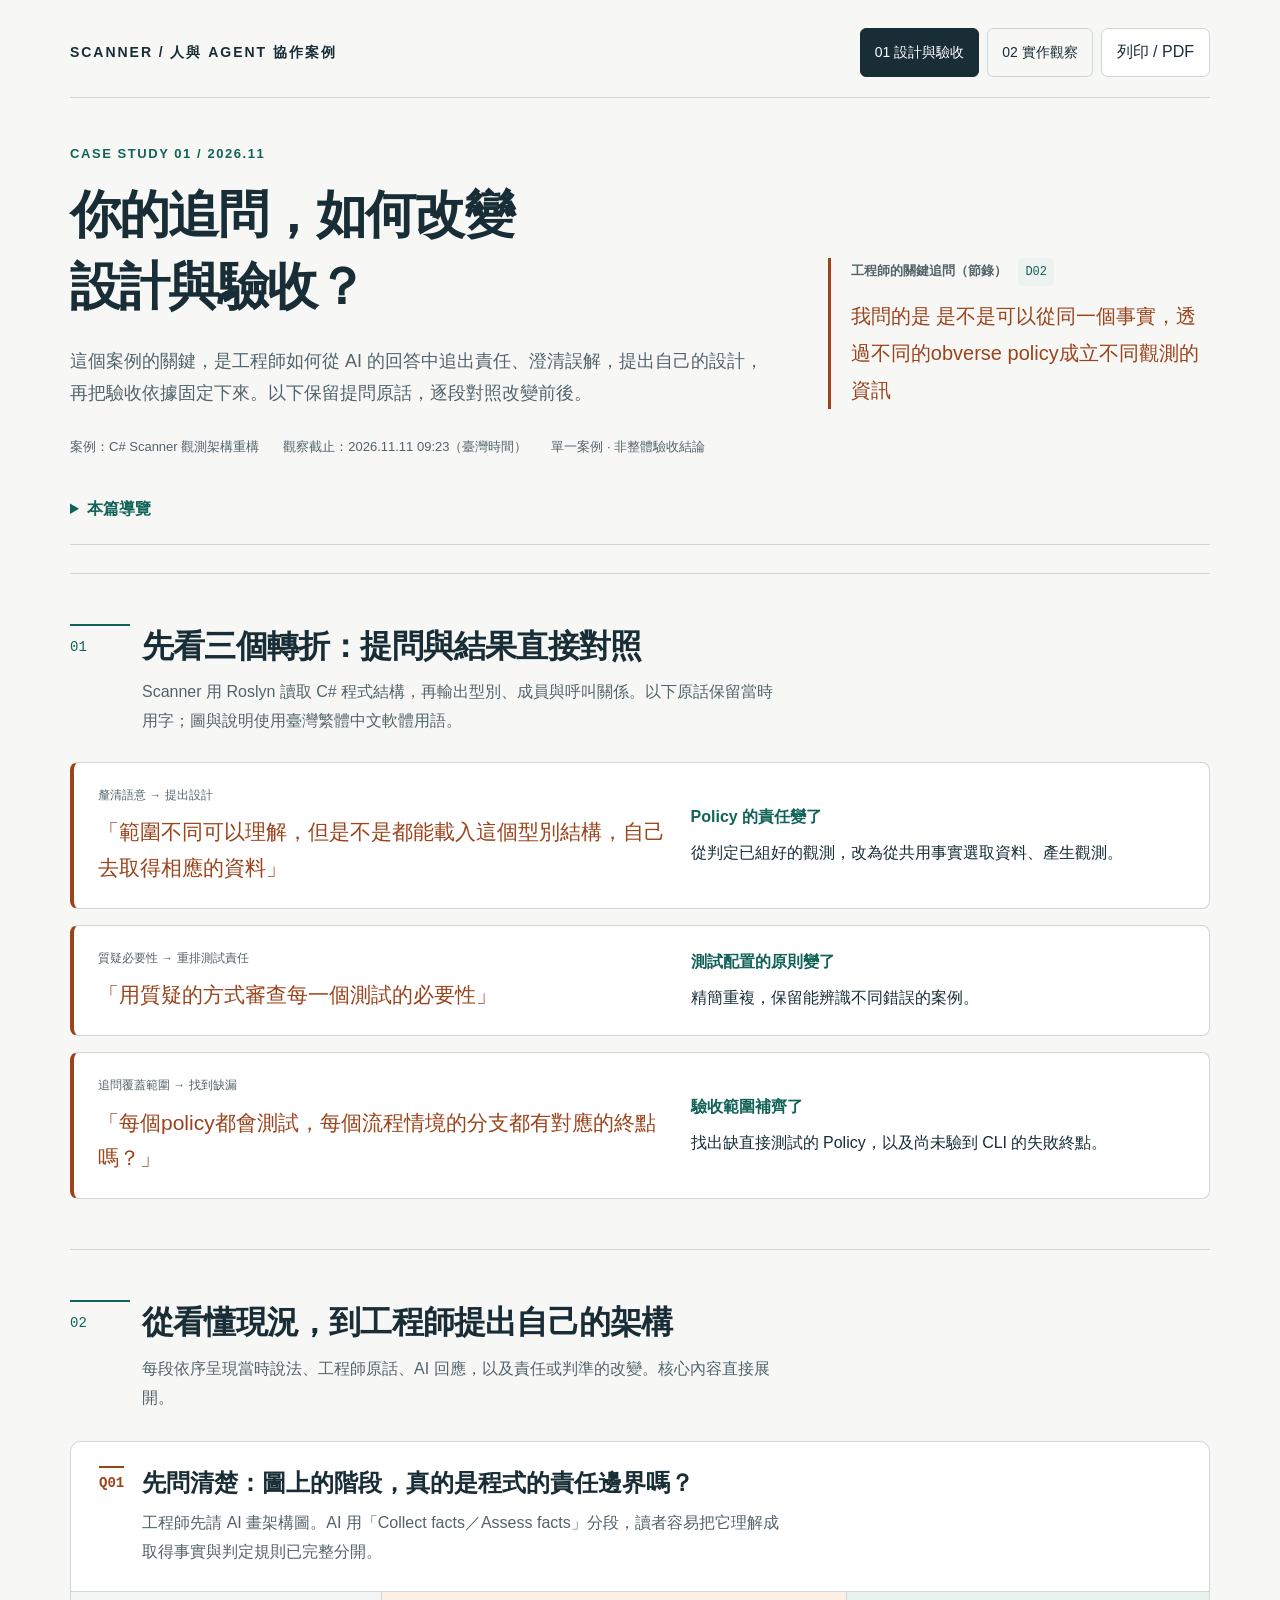
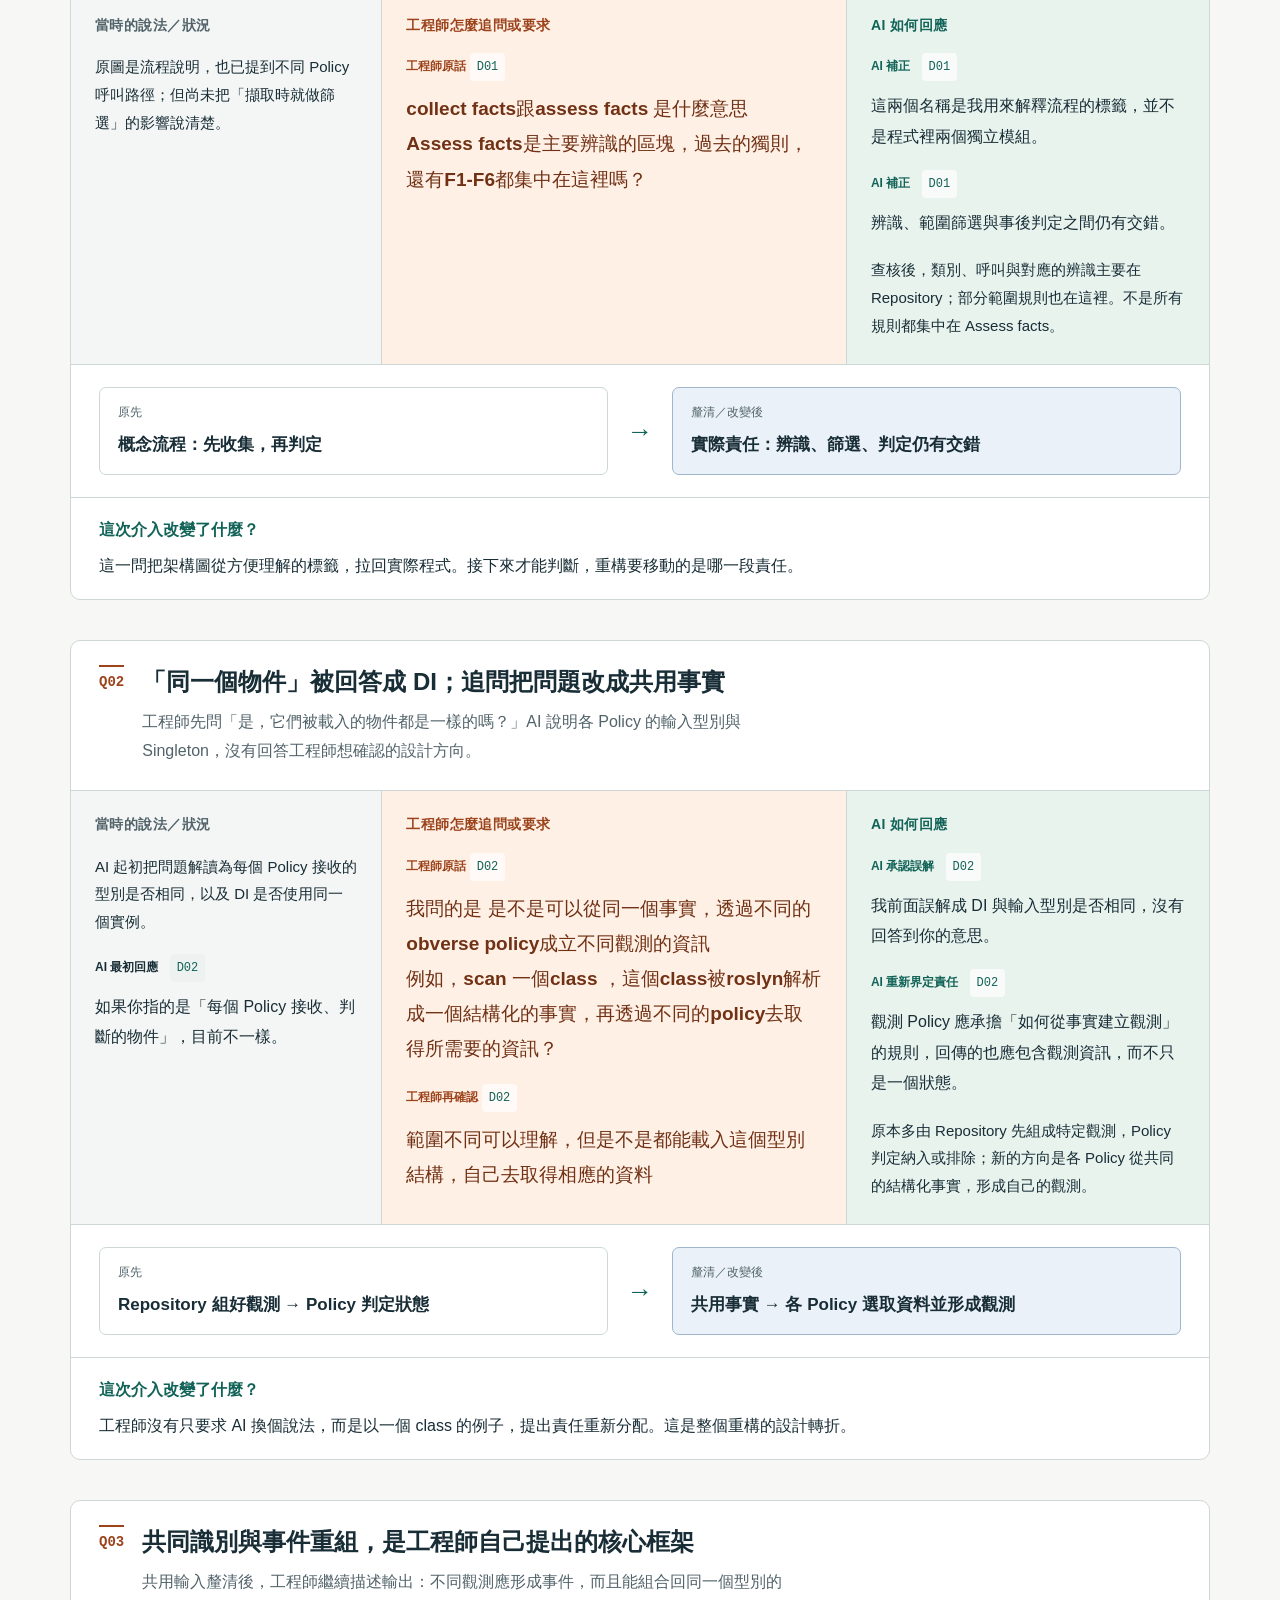
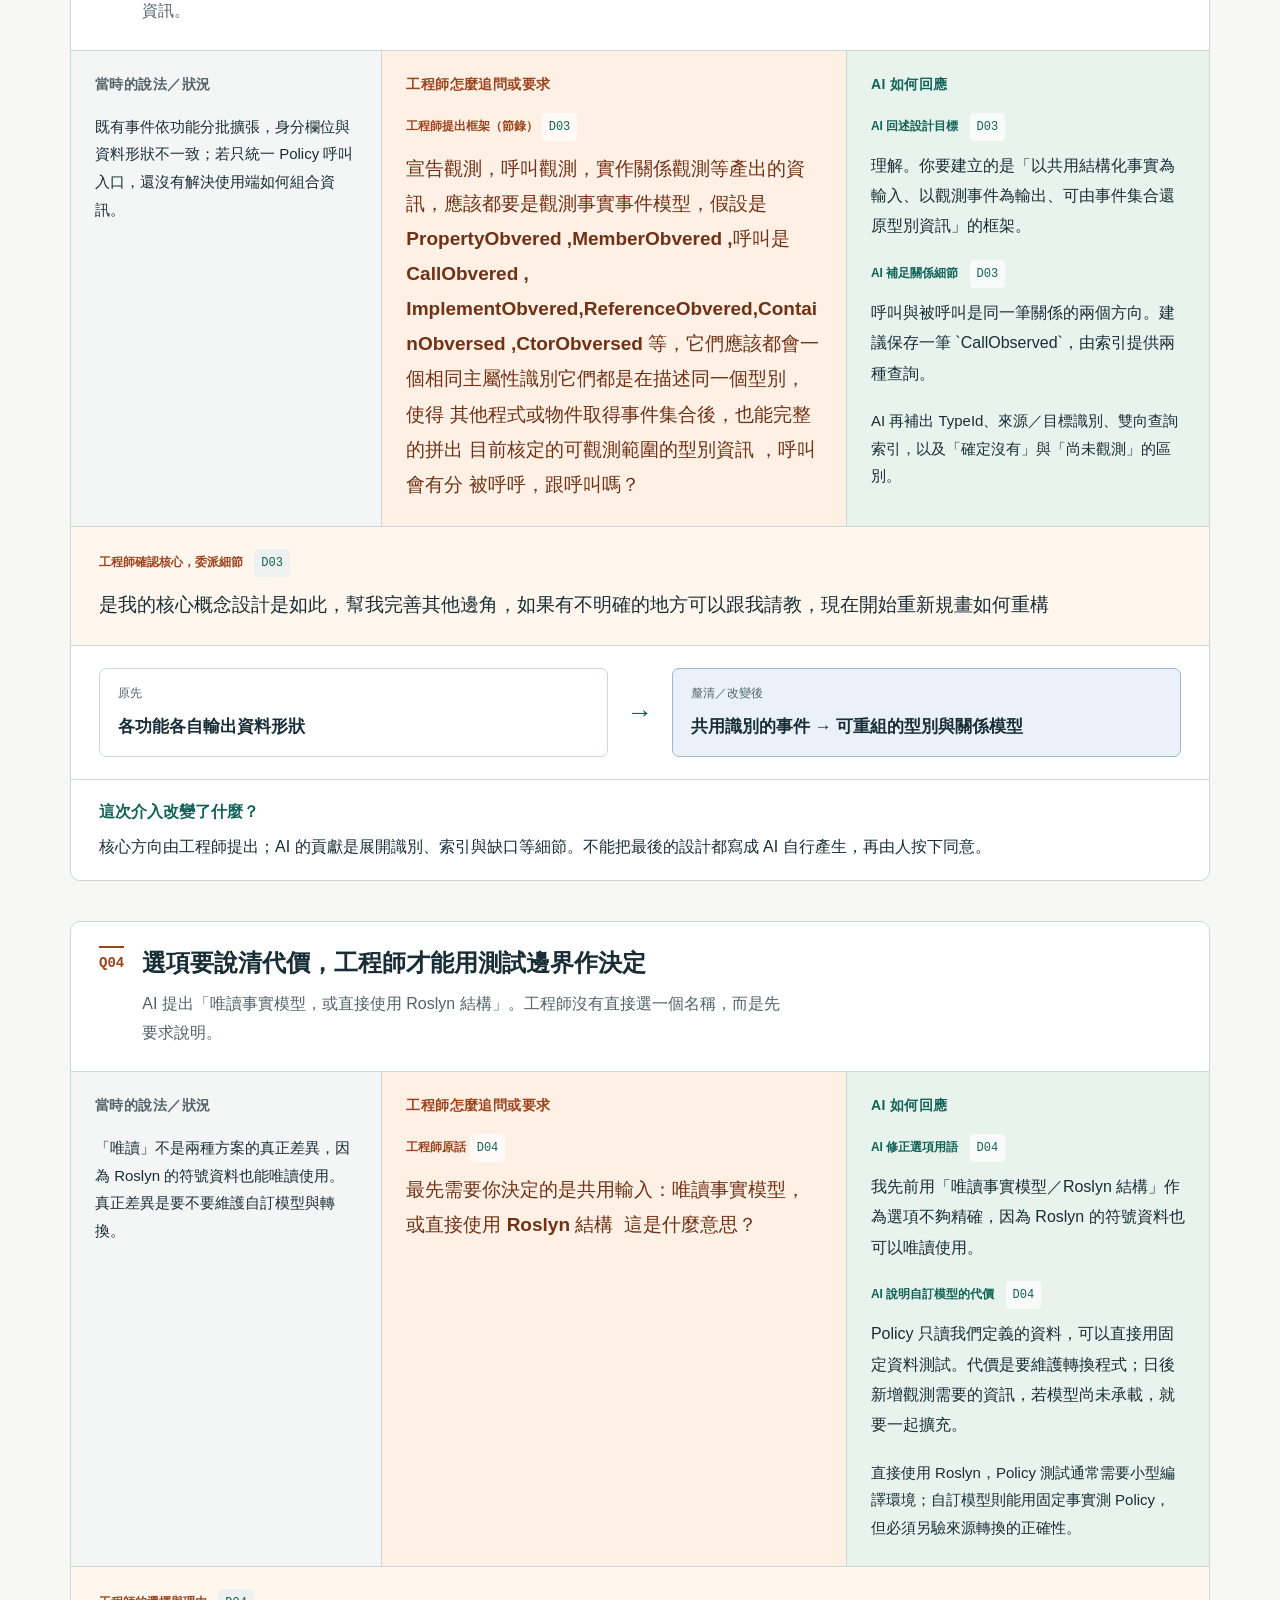
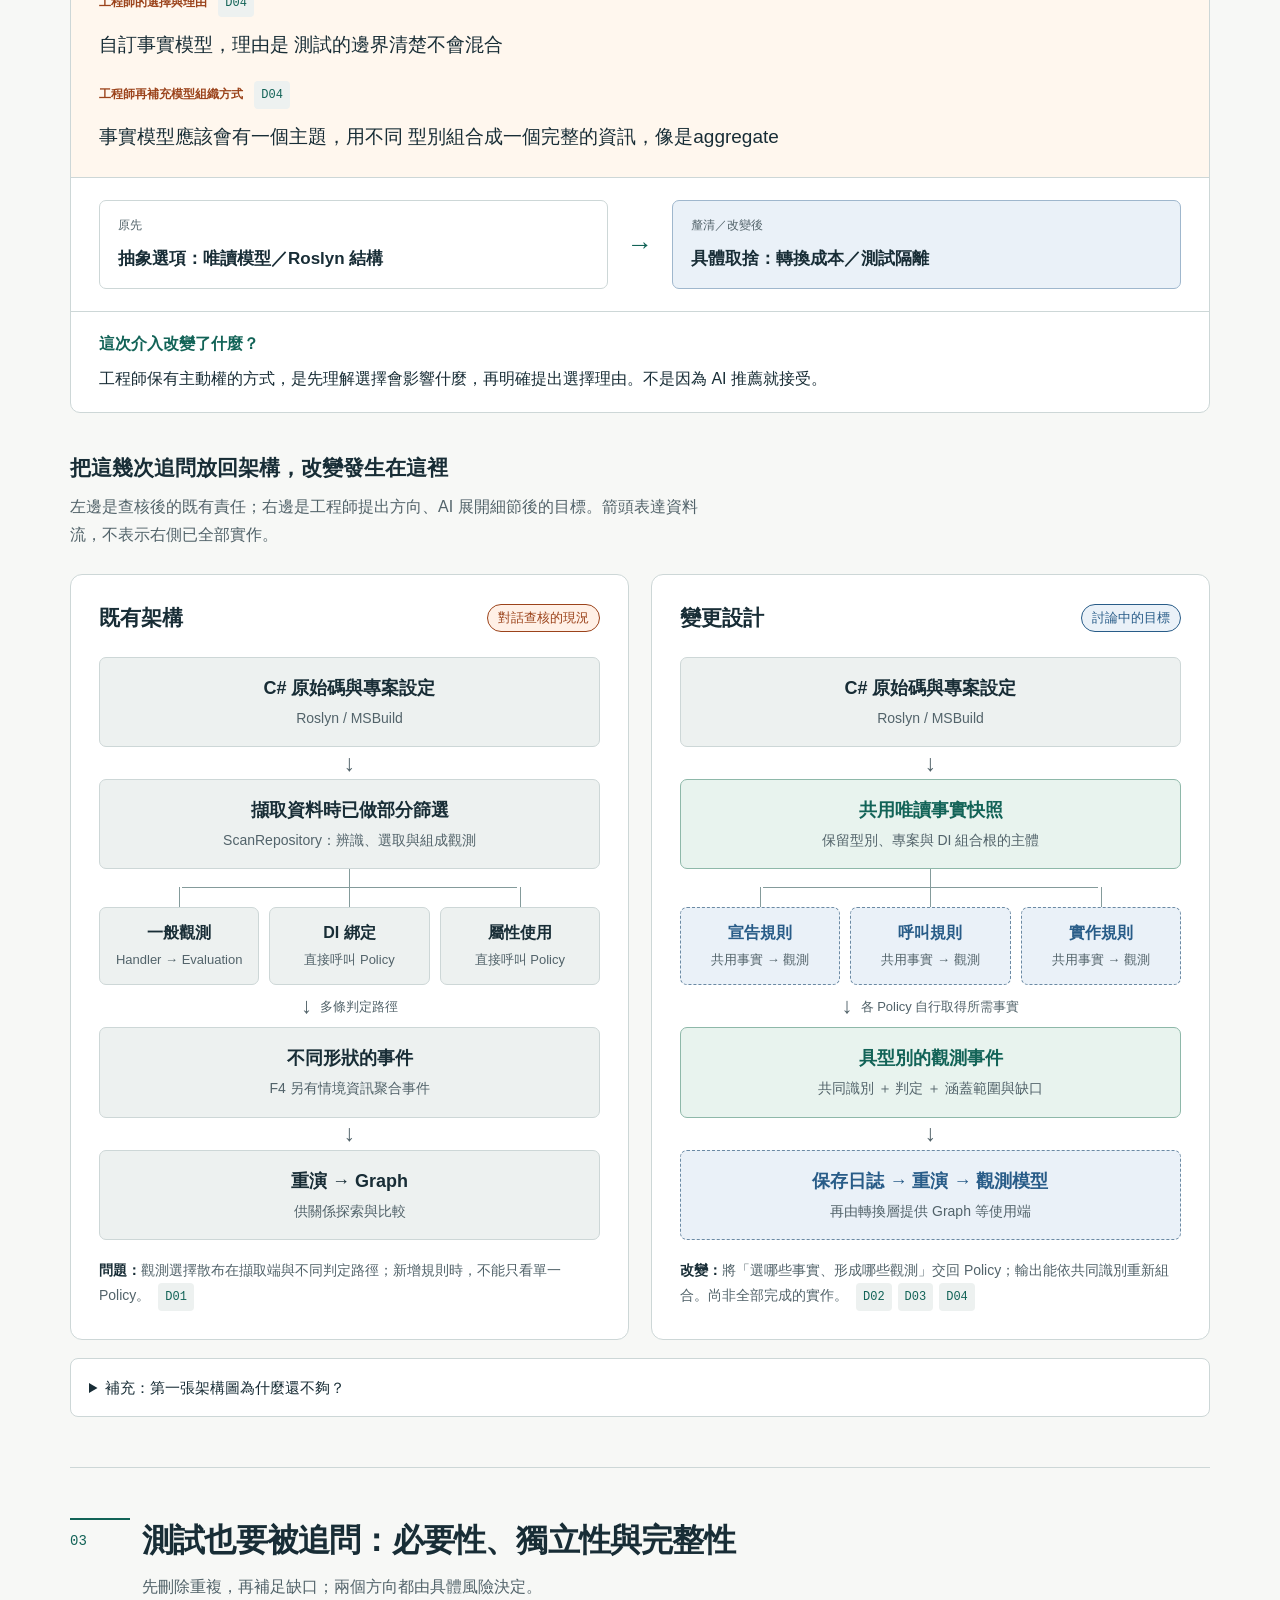
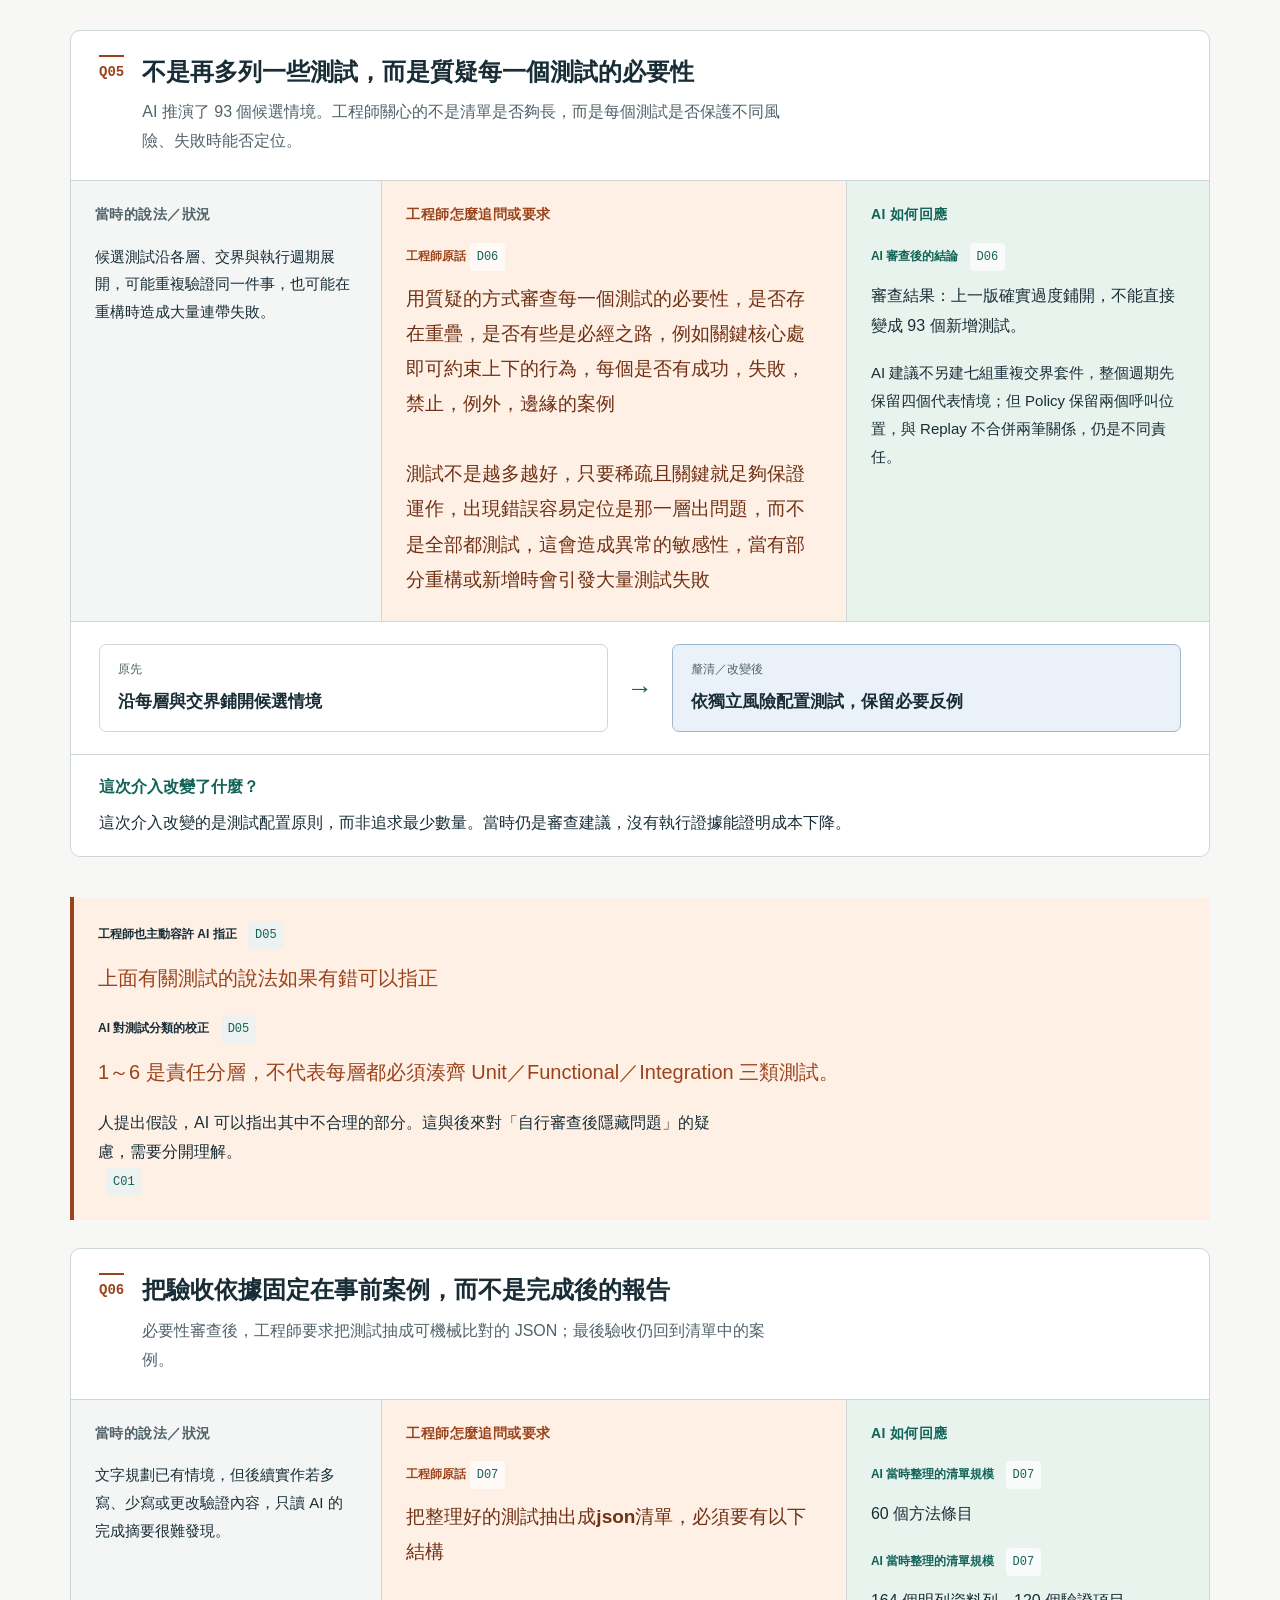
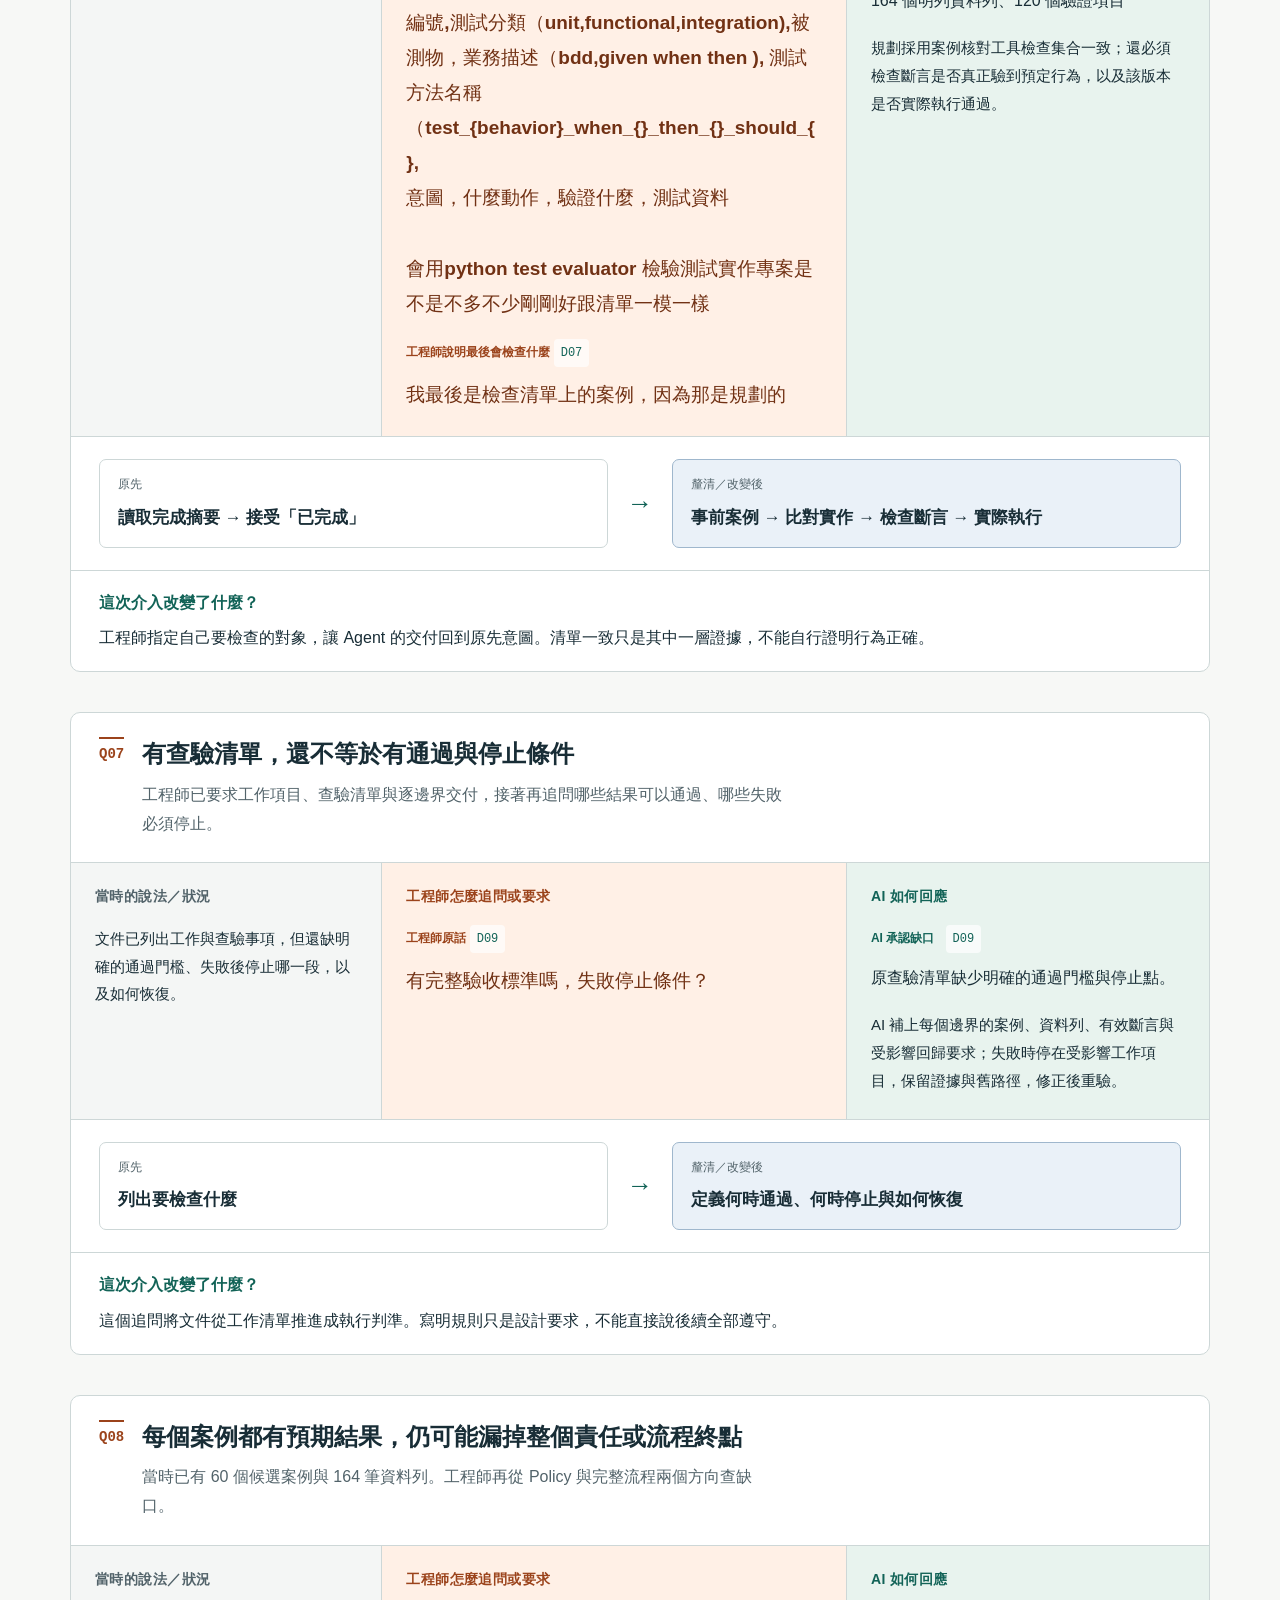
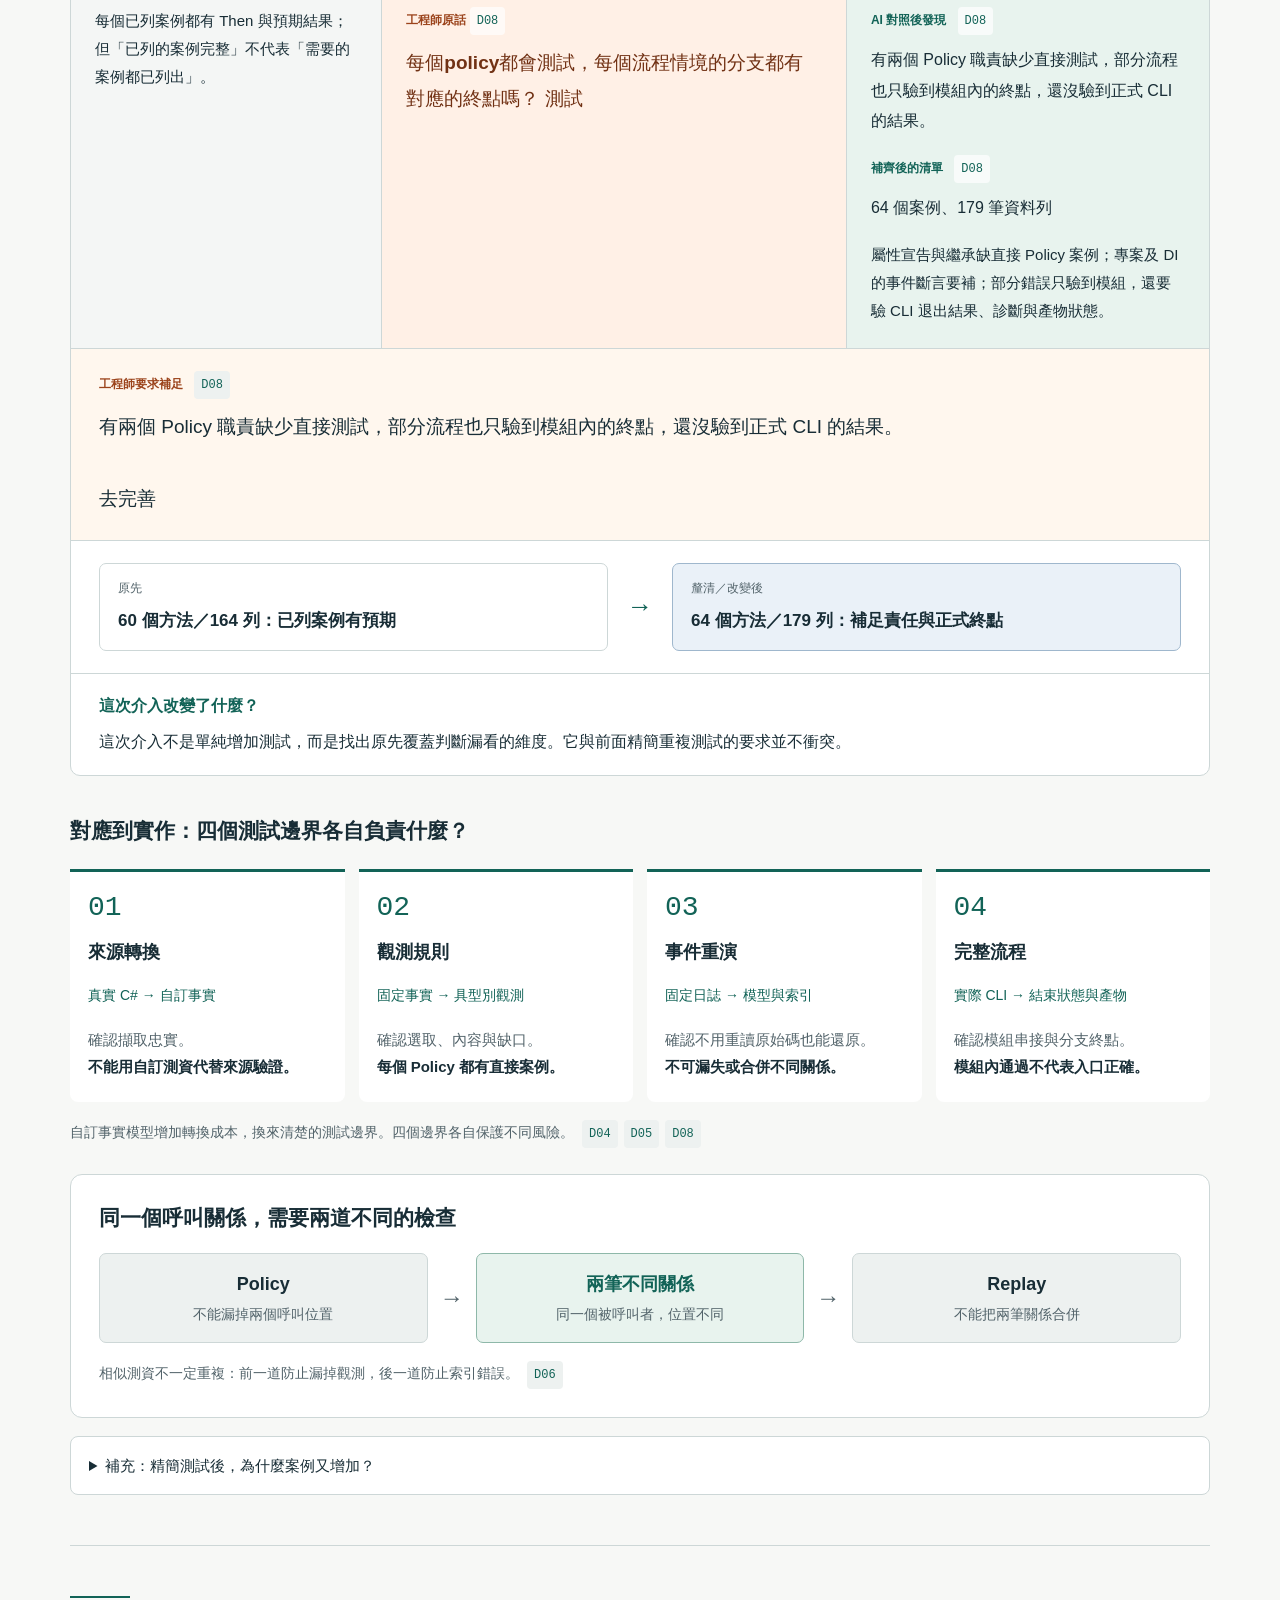
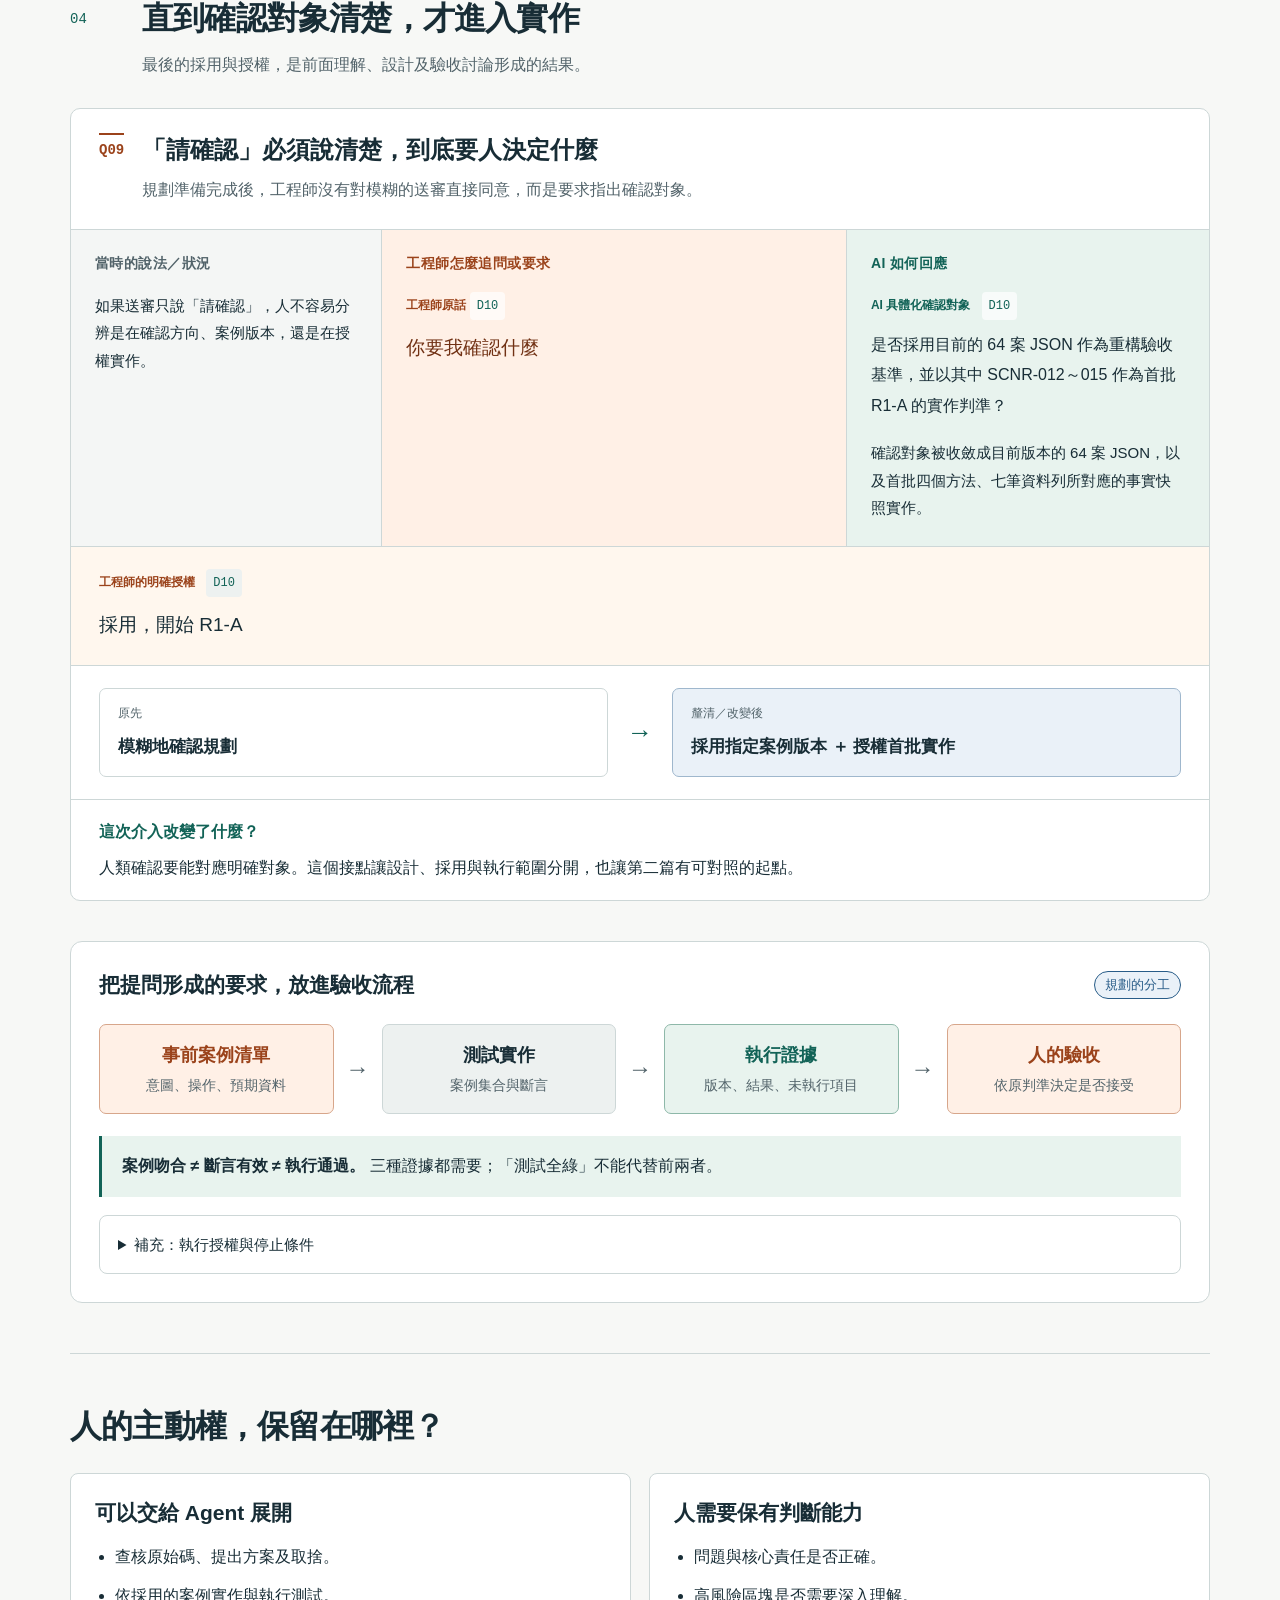
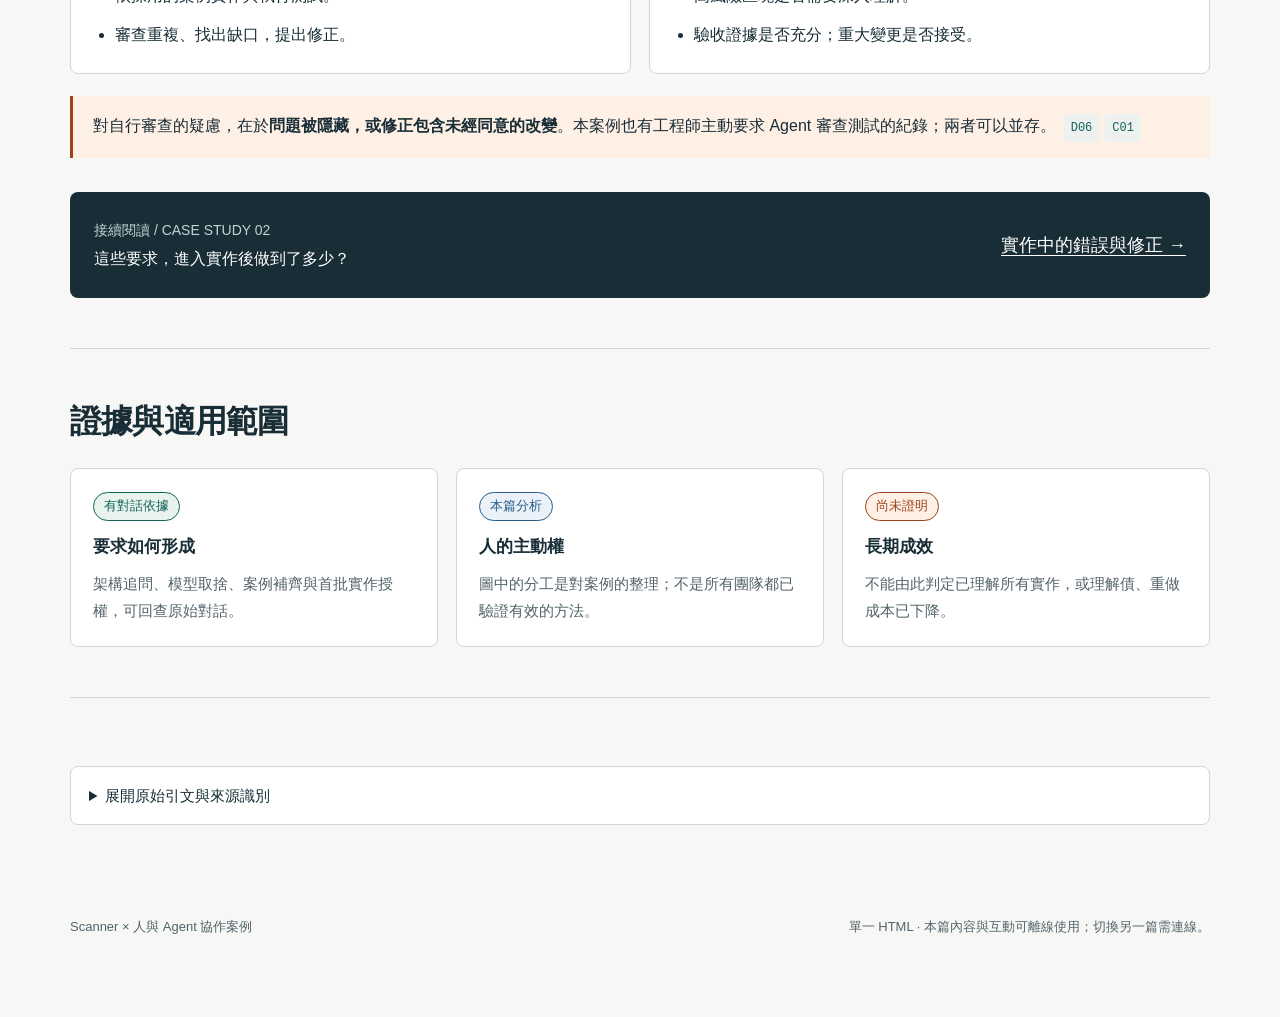
<file: scanner-collaboration/01-design-and-acceptance.html>
<!doctype html>
<html lang="zh-Hant"><head><meta charset="utf-8"><meta http-equiv="Content-Security-Policy" content="default-src 'none'; script-src 'unsafe-inline'; style-src 'unsafe-inline'; img-src data:; font-src 'none'; connect-src 'none'; object-src 'none'; base-uri 'none'; form-action 'none'"><meta name="viewport" content="width=device-width, initial-scale=1"><meta name="description" content="以工程師提問原話、AI 回應與前後差異，呈現 Scanner 人與 Agent 協作案例。"><title>從架構追問到驗收設計｜Scanner 協作案例</title><style>
:root{--paper:#f7f8f6;--white:#fff;--ink:#182d36;--muted:#52636a;--line:#cdd7d7;--soft:#edf1f0;--teal:#126357;--teal-soft:#e8f3ee;--human:#9b431b;--human-soft:#fff0e6;--blue:#285c88;--blue-soft:#eaf1f8;--red:#9c3434;--red-soft:#fbeeee;--radius:12px}
*{box-sizing:border-box}html{scroll-behavior:smooth;scroll-padding-top:24px}body{margin:0;background:var(--paper);color:var(--ink);font:16px/1.8 Inter,"Noto Sans CJK TC","PingFang TC","Microsoft JhengHei",sans-serif}a{color:var(--teal);text-underline-offset:4px}button,summary{cursor:pointer;font:inherit}button,a,summary{-webkit-tap-highlight-color:transparent}button{color:inherit}a:focus-visible,button:focus-visible,summary:focus-visible{outline:3px solid var(--blue);outline-offset:4px}h1,h2,h3,h4,p,figure{margin:0}h1,h2,h3,h4{line-height:1.4}h1{font-size:clamp(32px,4vw,56px);font-weight:750;letter-spacing:-.035em}h2{font-size:clamp(26px,2.5vw,34px);letter-spacing:-.025em}h3{font-size:21px}h4{font-size:17px}p{max-width:72ch}small{font-size:14px}code{font-family:ui-monospace,monospace;overflow-wrap:anywhere}button{border:1px solid var(--line);background:var(--white);border-radius:7px;padding:9px 15px;min-height:44px}button:hover{border-color:var(--teal);background:var(--teal-soft)}[hidden]{display:none!important}.skip{position:absolute;left:16px;top:-80px;z-index:10;background:var(--white);padding:12px}.skip:focus{top:12px}.page{max-width:1220px;margin:auto;padding:28px 40px 80px}.topbar{display:flex;align-items:center;justify-content:space-between;flex-wrap:wrap;gap:16px;border-bottom:1px solid var(--line);padding-bottom:20px;margin-bottom:44px}.brand{font-size:14px;letter-spacing:.14em;font-weight:700}.switch{display:flex;flex-wrap:wrap;gap:8px}.switch a{display:inline-flex;align-items:center;min-height:44px;padding:8px 14px;text-decoration:none;border:1px solid var(--line);border-radius:6px;font-size:14px;color:var(--ink)}.switch a[aria-current=page]{background:var(--ink);color:white;border-color:var(--ink)}.eyebrow{color:var(--teal);font-size:13px;letter-spacing:.12em;font-weight:750;text-transform:uppercase;margin-bottom:14px}.hero{padding-bottom:44px}.hero-grid{display:grid;grid-template-columns:1.3fr .7fr;gap:48px;align-items:end}.lead{margin-top:22px;font-size:18px;color:var(--muted)}.hero-note{border-left:3px solid var(--human);padding-left:20px}.hero-note strong{display:block;font-size:23px;color:var(--human);margin-bottom:8px}.meta{display:flex;gap:8px 24px;flex-wrap:wrap;margin-top:26px;font-size:13px;color:var(--muted)}.section{padding:50px 0;border-top:1px solid var(--line);scroll-margin-top:24px}.section-head{display:grid;grid-template-columns:60px 1fr;gap:12px;align-items:start;margin-bottom:26px}.section-num{font-size:14px;line-height:2.2;font-family:ui-monospace,monospace;color:var(--teal);border-top:2px solid var(--teal);padding-top:6px}.section-head p{color:var(--muted);margin-top:10px}.board{background:var(--white);border:1px solid var(--line);border-radius:var(--radius);padding:28px}.board-title{display:flex;justify-content:space-between;align-items:center;gap:12px;flex-wrap:wrap;margin-bottom:24px}.kicker{font-size:13px;font-weight:700;letter-spacing:.06em}.badge{display:inline-block;padding:3px 10px;border:1px solid currentColor;border-radius:30px;font-size:13px;line-height:1.6}.badge.goal{color:var(--blue);background:var(--blue-soft)}.badge.ok{color:var(--teal);background:var(--teal-soft)}.badge.warn{color:var(--human);background:var(--human-soft)}.badge.fail{color:var(--red);background:var(--red-soft)}.legend{display:flex;gap:12px 24px;flex-wrap:wrap;font-size:14px;color:var(--muted);margin-bottom:18px}.legend span{display:flex;align-items:center;gap:8px}.swatch{width:12px;height:12px;border:1px solid currentColor;background:var(--soft)}.swatch.human{background:var(--human-soft);color:var(--human)}.swatch.evidence{background:var(--teal-soft);color:var(--teal)}.swatch.future{background:var(--blue-soft);border-style:dashed;color:var(--blue)}.cols2{display:grid;grid-template-columns:1fr 1fr;gap:22px}.cols3{display:grid;grid-template-columns:repeat(3,minmax(0,1fr));gap:18px}.node{padding:17px 18px;background:var(--soft);border:1px solid var(--line);border-radius:7px;text-align:center;min-width:0}.node strong{display:block;font-size:18px;line-height:1.5}.node small{display:block;color:var(--muted);margin-top:5px;line-height:1.6}.node.human{background:var(--human-soft);border-color:#d7a68b}.node.human strong{color:var(--human)}.node.evidence{background:var(--teal-soft);border-color:#8eb8a9}.node.evidence strong{color:var(--teal)}.node.future{background:var(--blue-soft);border:1px dashed #6b8aa4}.node.future strong{color:var(--blue)}.node.failure{background:var(--red-soft);border-color:#d89b9b}.node.failure strong{color:var(--red)}.flow-down{height:32px;display:flex;justify-content:center;align-items:center;color:var(--muted);font-size:23px;line-height:1}.flow-down.label{height:auto;min-height:42px;font-size:13px;gap:8px}.flow-down.label::before{content:'↓';font-size:22px}.branch{display:grid;grid-template-columns:repeat(3,minmax(0,1fr));gap:10px;position:relative;padding-top:20px;margin-top:16px}.branch:before{content:'';position:absolute;top:0;left:16.6%;right:16.6%;border-top:1px solid #849b9b}.branch .node{padding:13px 9px;position:relative}.branch .node:before{content:'';height:20px;border-left:1px solid #849b9b;position:absolute;top:-21px;left:50%}.branch strong{font-size:16px}.branch small{font-size:13px}.center-stem{height:18px;width:1px;background:#849b9b;margin:0 auto -16px}.flow-inline{display:flex;align-items:stretch;gap:12px}.flow-inline>.node{flex:1}.arrow{display:flex;align-items:center;justify-content:center;font-size:24px;color:var(--muted);flex:none}.caption{margin-top:18px;font-size:14px;color:var(--muted)}.caption strong{color:var(--ink)}.source-links{display:inline-flex;gap:6px;flex-wrap:wrap;margin-left:8px}.source-links a{font:12px/1.5 ui-monospace,monospace;padding:5px 7px;background:var(--soft);border-radius:4px;text-decoration:none;min-height:28px;display:inline-flex;align-items:center}.callout{padding:16px 20px;border-left:3px solid var(--teal);background:var(--teal-soft);margin-top:22px;font-size:16px}.callout.warn{border-color:var(--human);background:var(--human-soft)}.callout p+p{margin-top:8px}.loop{padding:0 12px 12px}.loop-rail{display:grid;grid-template-columns:140px 1fr;gap:22px;align-items:center}.lane-label{font-size:15px;font-weight:700}.lane-label small{display:block;color:var(--muted);font-weight:400}.lane-nodes{display:grid;grid-template-columns:repeat(3,minmax(0,1fr));gap:16px}.lane-nodes .node{position:relative}.loop-link{margin-left:162px;text-align:center;height:35px;color:var(--muted);font-size:14px}.feedback{border:1px dashed #a6b9ae;border-top:0;border-radius:0 0 10px 10px;padding:12px;text-align:center;margin:14px 0 0 162px;color:var(--teal);font-size:14px}.question-nav{display:grid;grid-template-columns:repeat(5,minmax(0,1fr));gap:0;border:1px solid var(--line);border-radius:8px;overflow:hidden}.question-nav button{border:0;border-right:1px solid var(--line);border-radius:0;background:var(--white);text-align:left;padding:18px 14px;line-height:1.7;font-size:15px}.question-nav button:last-child{border-right:0}.question-nav button small{display:block;font:12px/1.5 ui-monospace,monospace;color:var(--muted);margin-bottom:9px}.question-nav button[aria-selected=true]{background:var(--ink);color:white}.question-nav button[aria-selected=true] small{color:#bcd4ce}.question-panel{background:var(--white);border:1px solid var(--line);border-radius:8px;margin-top:14px;padding:28px}.quote{font-size:clamp(19px,2vw,25px);line-height:1.65;max-width:44ch;border-left:3px solid var(--human);padding-left:22px;margin:0 0 24px}.quote-role{font-size:13px;color:var(--muted);margin-bottom:12px}.question-panel .node{text-align:left}.question-panel .node strong{font-size:16px}.question-panel .node p{font-size:15px;margin-top:8px}.micro{font-size:13px;color:var(--muted)}.contract-stack{display:grid;grid-template-columns:repeat(4,minmax(0,1fr));gap:14px}.contract{border-top:3px solid var(--teal);background:var(--white);padding:22px 18px;border-radius:0 0 8px 8px}.contract .symbol{font-size:28px;font-family:ui-monospace,monospace;color:var(--teal);line-height:1;margin-bottom:18px}.contract h3{font-size:18px}.contract p{font-size:15px;color:var(--muted);margin-top:10px}.contract b{color:var(--ink)}.contract .inout{margin:18px 0;color:var(--teal);font-size:14px;line-height:1.8}.detail{margin-top:18px;background:var(--white);border:1px solid var(--line);border-radius:8px}.detail>summary{padding:15px 18px;min-height:52px;font-size:15px}.detail-body{padding:0 22px 22px;color:var(--muted)}.detail-body p+p{margin-top:12px}.detail[open]>summary{border-bottom:1px solid var(--line);margin-bottom:18px}.detail-body strong{color:var(--ink)}.detail-body ul{margin:12px 0;padding-left:22px}.counts{display:grid;grid-template-columns:1fr 44px 1fr;align-items:stretch;gap:10px}.count-block{background:var(--white);border:1px solid var(--line);padding:22px;border-radius:8px}.count-block strong{font:700 40px/1.2 ui-monospace,monospace;color:var(--teal)}.count-block span{font-size:16px;margin-left:6px}.count-block p{margin-top:12px;color:var(--muted);font-size:14px}.count-block small{font-size:14px}.comparison-foot{padding:16px 0;color:var(--muted);font-size:14px}.decision-grid{display:grid;grid-template-columns:1fr 1fr;gap:18px}.decision-grid>div{padding:24px;background:var(--white);border:1px solid var(--line);border-radius:8px}.decision-grid h3{margin-bottom:16px}.decision-grid ul{margin:0;padding-left:20px}.decision-grid li+li{margin-top:10px}.chapter-foot{margin-top:34px;padding:24px;background:var(--ink);color:white;display:flex;align-items:center;justify-content:space-between;gap:20px;border-radius:8px}.chapter-foot a{color:white!important;font-size:18px}.chapter-foot small{color:#c3d3d5}.evidence-grid{display:grid;grid-template-columns:repeat(3,minmax(0,1fr));gap:18px}.evidence-block{padding:22px;border:1px solid var(--line);border-radius:8px;background:var(--white)}.evidence-block h3{font-size:17px}.evidence-block p{font-size:15px;color:var(--muted);margin-top:12px}.evidence-block .badge{margin-bottom:14px}.timeline{display:grid;grid-template-columns:repeat(4,minmax(0,1fr));gap:14px;position:relative;margin-top:12px}.milestone{border-top:3px solid var(--teal);padding:20px;background:var(--white);border-radius:0 0 7px 7px}.milestone.open{border-top-style:dashed;border-color:var(--blue)}.milestone b{font-size:14px;color:var(--teal);display:block;margin-bottom:14px}.milestone h3{font-size:19px}.milestone p{font-size:14px;color:var(--muted);margin-top:12px}.milestone .badge{margin-top:18px}.diagnostic{display:grid;grid-template-columns:1fr 1fr;gap:18px}.diagnostic .board{padding:24px}.state-row{display:grid;grid-template-columns:140px 1fr;gap:18px;align-items:center;border-top:1px solid var(--line);padding:16px 0}.state-row:first-child{border-top:0}.state-row .number{font:700 36px/1.2 ui-monospace,monospace}.state-row small{display:block;color:var(--muted);font-size:14px}.state-row strong{font-size:17px}.version-box{padding:24px;border:1px solid var(--line);border-radius:8px;background:var(--white)}.version-box h3{margin-bottom:20px}.result-list{display:grid;gap:12px}.result-item{display:flex;justify-content:space-between;gap:15px;padding:15px;background:var(--soft);border-radius:6px;align-items:center}.result-item strong{font-size:28px;font-family:ui-monospace,monospace;color:var(--teal)}.result-item small{font-size:14px;color:var(--muted)}.status-matrix{width:100%;border-collapse:collapse;margin-top:22px;font-size:15px}.status-matrix th,.status-matrix td{text-align:left;vertical-align:top;padding:16px 14px;border-bottom:1px solid var(--line)}.status-matrix th{background:var(--soft);font-size:14px}.status-matrix td:first-child{font-weight:650}.status-matrix td:nth-child(2){color:var(--teal)}.source-group{margin-bottom:12px;scroll-margin-top:20px}.source-group summary{font-weight:650}.excerpt{border-left:2px solid var(--line);padding:0 0 0 16px;margin:22px 0}.excerpt blockquote{white-space:pre-wrap;overflow-wrap:anywhere;font-size:15px;margin:8px 0;color:var(--ink);line-height:1.9}.excerpt cite{font-style:normal;font-size:12px;color:var(--muted)}.provenance{font-size:13px;color:var(--muted);padding:16px 0}.trace-intro{margin-bottom:20px;color:var(--muted);font-size:15px}.page-end{font-size:13px;color:var(--muted);margin-top:40px;display:flex;justify-content:space-between;gap:20px}.rj-template-body #rj-template-shell{background:var(--paper);font-family:inherit;color:var(--ink);font-size:16px}.rj-template-body #rj-template-shell .rj-heading{display:none}.rj-template-body #rj-template-shell .rj-layout{grid-template-columns:174px minmax(0,1fr);max-width:1500px;margin:auto;gap:36px;padding:28px 32px}.rj-template-body #rj-template-shell .rj-nav{background:transparent;border:0;border-radius:0;top:24px;padding:0}.rj-template-body #rj-template-shell .rj-nav a{font-size:14px;color:var(--muted);border-radius:0;padding:10px 8px}.rj-template-body #rj-template-shell .rj-nav a:hover{color:var(--teal);background:var(--teal-soft)}.rj-template-body #rj-template-shell .rj-section{background:transparent;border:0;border-radius:0;padding:0;margin-bottom:38px}.rj-template-body #rj-template-shell .rj-title{font-size:13px;letter-spacing:.08em;color:var(--muted);margin-bottom:20px}.rj-template-body #rj-template-shell a{color:var(--teal)}.rj-template-body #rj-template-shell .switch a[aria-current=page]{color:white}.rj-template-body #rj-template-shell .rj-section#rj-template-summary>.rj-title,.rj-template-body #rj-template-shell .rj-section#rj-template-deliverable>.rj-title{display:none}.rj-template-body #rj-template-shell .rj-source-link{font-size:13px}.rj-template-body #rj-template-shell .case-nav{border:0;width:100%}.rj-template-body #rj-template-shell .case-nav>summary{min-height:44px;padding:10px 8px;font-size:14px;font-weight:650;color:var(--teal)}@media(min-width:1001px){.rj-template-body #rj-template-shell .case-nav>summary{display:none}}.rj-template-body #rj-template-shell .rj-section .section:first-child{padding-top:30px}.rj-template-body #rj-template-shell .topbar{margin-bottom:38px}.rj-template-body #rj-template-shell .hero{padding-bottom:28px}
@media(max-width:1150px){.hero-grid{grid-template-columns:1fr;gap:24px}.hero-note{max-width:65ch}.contract-stack,.timeline{grid-template-columns:1fr 1fr}.question-nav button{padding:14px 10px}.board{padding:22px}.rj-template-body #rj-template-shell .rj-layout{gap:22px;padding:24px;grid-template-columns:150px minmax(0,1fr)}}
@media(max-width:1000px){.rj-template-body #rj-template-shell .rj-layout{grid-template-columns:1fr;padding:24px}.rj-template-body #rj-template-shell .rj-nav{position:static;display:flex;flex-direction:column;border-bottom:1px solid var(--line);padding-bottom:16px}.rj-template-body #rj-template-shell .rj-nav a{min-height:44px;padding:7px 8px}.page{padding:24px}.cols2{gap:16px}}
@media(max-width:700px){.page{padding:18px}.hero{padding-bottom:28px}.topbar{margin-bottom:28px}.hero-grid{gap:22px}.hero-note strong{font-size:21px}.lead{font-size:16px}.section{padding:34px 0}.section-head{grid-template-columns:36px 1fr;gap:12px}.section-num{font-size:12px}.board{padding:18px}.cols2,.cols3,.diagnostic,.evidence-grid,.decision-grid{grid-template-columns:1fr}.loop{padding:0}.loop-rail{grid-template-columns:1fr;gap:10px}.lane-label small{display:inline;margin-left:10px}.lane-nodes{gap:8px}.lane-nodes .node{padding:12px 8px}.lane-nodes .node strong{font-size:15px}.lane-nodes .node small{font-size:12px}.loop-link{margin-left:0;height:35px}.feedback{margin-left:0}.question-nav{grid-template-columns:1fr}.question-nav button{padding:12px 16px;border-right:0;border-bottom:1px solid var(--line);display:flex;align-items:center;gap:16px;min-height:52px}.question-nav button small{margin:0}.question-panel{padding:20px}.quote{font-size:19px}.contract-stack,.timeline{grid-template-columns:1fr 1fr;gap:10px}.contract,.milestone{padding:18px 14px}.flow-inline{flex-direction:column;gap:4px}.arrow{transform:rotate(90deg);height:32px}.counts{grid-template-columns:1fr}.counts .arrow{height:24px}.count-block{padding:18px}.chapter-foot{align-items:start;flex-direction:column}.state-row{grid-template-columns:100px 1fr}.status-matrix thead{display:none}.status-matrix,.status-matrix tbody,.status-matrix tr,.status-matrix td{display:block}.status-matrix tr{border:1px solid var(--line);border-radius:8px;margin-bottom:14px;background:white;padding:12px}.status-matrix td{border:0;padding:6px}.status-matrix td[data-label]:before{content:attr(data-label)'：';font-weight:650;color:var(--muted)}.rj-template-body #rj-template-shell .rj-layout{padding:16px}.page-end{flex-direction:column}}
@media(max-width:390px){.branch{gap:5px}.branch .node{padding:12px 5px}.branch strong{font-size:14px}.branch small{font-size:12px}.contract-stack,.timeline{grid-template-columns:1fr}.lane-nodes{grid-template-columns:1fr}.lane-nodes .node strong{font-size:17px}.lane-nodes .node small{font-size:14px}}
@media(prefers-reduced-motion:reduce){html{scroll-behavior:auto}*{transition:none!important}}
@media print{body{background:white;font-size:11pt}.page{max-width:none;padding:0}.topbar,.switch,.print-button,.rj-nav,.rj-source-link,.skip{display:none!important}.section{break-before:auto;padding:22px 0}.board,.node,.contract,.milestone,.evidence-block,.version-box,.source-group{break-inside:avoid}.hero h1{font-size:30pt}.cols2{grid-template-columns:1fr 1fr}.contract-stack,.timeline{grid-template-columns:1fr 1fr}.question-panel[hidden]{display:block!important}.question-nav{display:none}.rj-template-body #rj-template-shell .rj-layout{display:block;padding:0}.rj-template-body #rj-template-shell{background:white}.rj-title{break-after:avoid}summary{break-after:avoid}.chapter-foot{background:white;color:var(--ink);border:1px solid var(--line)}.chapter-foot a{color:var(--ink)!important}a{color:inherit;text-decoration:none}*{print-color-adjust:exact;-webkit-print-color-adjust:exact}}

.turn{margin:28px 0 40px;border:1px solid var(--line);border-radius:10px;background:var(--white);scroll-margin-top:24px;overflow:hidden}.turn-heading{display:flex;gap:18px;align-items:start;padding:24px 28px;border-bottom:1px solid var(--line)}.turn-no{flex:none;font:650 14px/1.8 ui-monospace,monospace;color:var(--human);border-top:2px solid var(--human);padding-top:3px}.turn-heading h3{font-size:24px}.turn-heading p{color:var(--muted);margin-top:10px;font-size:16px}.turn-grid{display:grid;grid-template-columns:.9fr 1.35fr 1.05fr}.turn-grid>section{padding:24px;min-width:0}.turn-grid h4{font-size:14px;letter-spacing:.03em;margin-bottom:18px;color:var(--muted)}.turn-before{background:#f4f6f5}.turn-human{background:var(--human-soft);border-left:1px solid var(--line);border-right:1px solid var(--line)}.turn-human h4,.turn-human .speaker{color:var(--human)}.turn-after{background:var(--teal-soft)}.turn-after h4,.turn-after .speaker{color:var(--teal)}.turn-grid p{font-size:15px;line-height:1.85}.dialogue-quote{margin-bottom:18px}.dialogue-quote:last-child{margin-bottom:0}.dialogue-quote .speaker{font-size:12px;font-weight:650;margin-bottom:10px}.dialogue-quote blockquote{margin:0;font-size:16px;line-height:1.9;white-space:pre-wrap;overflow-wrap:anywhere}.turn-human blockquote{font-size:19px;line-height:1.85;font-weight:550;color:#713114}.turn-human .source-links{margin-left:0}.turn-human .source-links a{background:#ffffffb3}.turn-after .source-links a{background:#ffffffb3}.turn-before .dialogue-quote{margin-top:18px}.change-row{display:grid;grid-template-columns:1fr 40px 1fr;gap:12px;align-items:center;padding:22px 28px;background:#fff;border-top:1px solid var(--line)}.change-row>div{border:1px solid var(--line);border-radius:7px;padding:14px 18px}.change-row>div:last-child{background:var(--blue-soft);border-color:#9fb7cd}.change-row span:not(.change-arrow){font-size:12px;display:block;color:var(--muted);margin-bottom:8px}.change-row strong{display:block;font-size:17px;line-height:1.7}.change-arrow{text-align:center;color:var(--teal);font-size:26px}.turn-meaning{max-width:none!important;margin:0;padding:18px 28px;border-top:1px solid var(--line);font-size:16px}.turn-meaning b{display:block;margin-bottom:7px;color:var(--teal)}.human-decision{padding:22px 28px;border-top:1px solid var(--line);background:#fff7ee}.human-decision .speaker{color:var(--human)}.human-decision blockquote{font-size:19px}.question-map{display:grid;gap:16px}.question-map a{display:grid;grid-template-columns:1.15fr 1fr;gap:24px;align-items:center;background:white;border:1px solid var(--line);border-left:4px solid var(--human);border-radius:8px;padding:22px 24px;text-decoration:none!important;color:var(--ink)!important}.question-map a:hover{border-color:var(--human);background:#fffcf8}.question-map .map-question{font-size:21px;color:var(--human);line-height:1.7}.question-map .map-result{font-size:16px}.question-map .map-result b{display:block;color:var(--teal);margin-bottom:7px}.question-map small{display:block;font-size:12px;color:var(--muted);margin-bottom:8px}.hero-note blockquote{margin:0;font-size:20px;line-height:1.85;color:var(--human);white-space:pre-wrap}.hero-note .speaker{font-size:13px;color:var(--muted);margin-bottom:12px}.context-strip{border-left:3px solid var(--teal);padding:15px 20px;background:var(--teal-soft);margin-bottom:24px}.reading-key{font-size:14px;color:var(--muted);margin:18px 0}.section-bridge{margin:32px 0 24px}.section-bridge p{color:var(--muted);margin-top:10px}.visible-reflection{border-left:4px solid var(--human);padding:24px;background:var(--human-soft);margin:22px 0}.visible-reflection blockquote{font-size:20px;color:var(--human)}.dialogue-quote .source-links a{font-size:12px}.hero{padding-bottom:28px}
@media(max-width:1100px){.turn-grid{grid-template-columns:1fr 1.25fr}.turn-after{grid-column:1/-1;border-top:1px solid var(--line)}.turn-human{border-right:0}.turn-heading h3{font-size:22px}}
@media(max-width:700px){.turn-grid{grid-template-columns:1fr}.turn-grid>section{padding:20px}.turn-human{border-left:0;border-top:1px solid var(--line);border-bottom:1px solid var(--line)}.turn-after{border-top:0}.turn-heading{padding:20px;gap:14px}.turn-heading h3{font-size:21px}.turn-human blockquote{font-size:18px}.change-row{grid-template-columns:1fr;padding:20px;gap:8px}.change-arrow{transform:rotate(90deg);line-height:1.1}.turn-meaning,.human-decision{padding:20px}.question-map a{grid-template-columns:1fr;gap:16px;padding:20px}.question-map .map-question{font-size:19px}.turn{margin-bottom:28px}.hero-note blockquote{font-size:18px}}
@media print{.turn{break-inside:auto}.turn-heading,.change-row{break-inside:avoid}.turn-grid{display:block}.turn-grid>section{break-inside:avoid}.turn-human{border:0}.question-map a{break-inside:avoid}.turn-human blockquote{font-size:12pt}}

.portable-nav{margin-bottom:28px;border-bottom:1px solid var(--line);padding-bottom:12px}.portable-nav>summary{font-weight:650;min-height:44px;padding:8px 0;color:var(--teal)}.portable-nav div{display:flex;flex-wrap:wrap;gap:8px 20px;padding:12px 0}.portable-nav a{display:inline-flex;align-items:center;min-height:44px;font-size:14px}.offline-note{font-size:13px;color:var(--muted);margin-top:12px}@media print{.portable-nav{display:none}}
</style></head><body><a class="skip" href="#summary">跳至案例主文</a><main class="page"><section id="summary"><div class="topbar"><span class="brand">SCANNER / 人與 AGENT 協作案例</span><nav class="switch" aria-label="案例篇章"><a href="#summary" aria-current="page">01 設計與驗收</a><a href="https://shih-chia-yang.github.io/research-reports/scanner-collaboration/02-implementation-observations.html">02 實作觀察</a><button class="print-button" data-print>列印 / PDF</button></nav></div><header class="hero"><div class="eyebrow">CASE STUDY 01 / 2026.11</div><div class="hero-grid"><div><h1>你的追問，如何改變<br>設計與驗收？</h1><p class="lead">這個案例的關鍵，是工程師如何從 AI 的回答中追出責任、澄清誤解，提出自己的設計，再把驗收依據固定下來。以下保留提問原話，逐段對照改變前後。</p></div><aside class="hero-note"><div class="dialogue-quote"><p class="speaker">工程師的關鍵追問（節錄） <span class="source-links"><a href="#src-D02" aria-label="查看來源 D02">D02</a></span></p><blockquote data-source="D02" data-line="162">我問的是 是不是可以從同一個事實，透過不同的obverse policy成立不同觀測的資訊</blockquote></div></aside></div><div class="meta"><span>案例：C# Scanner 觀測架構重構</span><span>觀察截止：2026.11.11 09:23（臺灣時間）</span><span>單一案例 · 非整體驗收結論</span></div></header></section><details class="portable-nav"><summary>本篇導覽</summary><div><a href="#questions-at-a-glance">先看三個轉折：提問與結果直接對照</a><a href="#design-conversation">從看懂現況，到工程師提出自己的架構</a><a href="#test-conversation">測試也要被追問：必要性、獨立性與完整性</a><a href="#authorization">直到確認對象清楚，才進入實作</a><a href="#verification">證據與適用範圍</a><a href="#trace">原始引文</a></div></details><article id="deliverable"><section class="section" id="questions-at-a-glance"><div class="section-head"><span class="section-num">01</span><div><h2>先看三個轉折：提問與結果直接對照</h2><p>Scanner 用 Roslyn 讀取 C# 程式結構，再輸出型別、成員與呼叫關係。以下原話保留當時用字；圖與說明使用臺灣繁體中文軟體用語。</p></div></div><div class="question-map"><a href="#question-02"><div><small>釐清語意 → 提出設計</small><span class="map-question">「範圍不同可以理解，但是不是都能載入這個型別結構，自己去取得相應的資料」</span></div><div class="map-result"><b>Policy 的責任變了</b>從判定已組好的觀測，改為從共用事實選取資料、產生觀測。</div></a><a href="#question-05"><div><small>質疑必要性 → 重排測試責任</small><span class="map-question">「用質疑的方式審查每一個測試的必要性」</span></div><div class="map-result"><b>測試配置的原則變了</b>精簡重複，保留能辨識不同錯誤的案例。</div></a><a href="#question-08"><div><small>追問覆蓋範圍 → 找到缺漏</small><span class="map-question">「每個policy都會測試，每個流程情境的分支都有對應的終點嗎？」</span></div><div class="map-result"><b>驗收範圍補齊了</b>找出缺直接測試的 Policy，以及尚未驗到 CLI 的失敗終點。</div></a></div></section><section class="section" id="design-conversation"><div class="section-head"><span class="section-num">02</span><div><h2>從看懂現況，到工程師提出自己的架構</h2><p>每段依序呈現當時說法、工程師原話、AI 回應，以及責任或判準的改變。核心內容直接展開。</p></div></div><article class="turn" id="question-01"><header class="turn-heading"><span class="turn-no">Q01</span><div><h3>先問清楚：圖上的階段，真的是程式的責任邊界嗎？</h3><p>工程師先請 AI 畫架構圖。AI 用「Collect facts／Assess facts」分段，讀者容易把它理解成取得事實與判定規則已完整分開。</p></div></header><div class="turn-grid"><section class="turn-before"><h4>當時的說法／狀況</h4><p>原圖是流程說明，也已提到不同 Policy 呼叫路徑；但尚未把「擷取時就做篩選」的影響說清楚。</p></section><section class="turn-human"><h4>工程師怎麼追問或要求</h4><div class="dialogue-quote"><p class="speaker">工程師原話 <span class="source-links"><a href="#src-D01" aria-label="查看來源 D01">D01</a></span></p><blockquote data-source="D01" data-line="73">collect facts跟assess facts 是什麼意思
Assess facts是主要辨識的區塊，過去的獨則，還有F1-F6都集中在這裡嗎？</blockquote></div></section><section class="turn-after"><h4>AI 如何回應</h4><div class="dialogue-quote"><p class="speaker">AI 補正 <span class="source-links"><a href="#src-D01" aria-label="查看來源 D01">D01</a></span></p><blockquote data-source="D01" data-line="87">這兩個名稱是我用來解釋流程的標籤，並不是程式裡兩個獨立模組。</blockquote></div><div class="dialogue-quote"><p class="speaker">AI 補正 <span class="source-links"><a href="#src-D01" aria-label="查看來源 D01">D01</a></span></p><blockquote data-source="D01" data-line="87">辨識、範圍篩選與事後判定之間仍有交錯。</blockquote></div><p>查核後，類別、呼叫與對應的辨識主要在 Repository；部分範圍規則也在這裡。不是所有規則都集中在 Assess facts。</p></section></div><div class="change-row"><div><span>原先</span><strong>概念流程：先收集，再判定</strong></div><span class="change-arrow" aria-hidden="true">→</span><div><span>釐清／改變後</span><strong>實際責任：辨識、篩選、判定仍有交錯</strong></div></div><p class="turn-meaning"><b>這次介入改變了什麼？</b>這一問把架構圖從方便理解的標籤，拉回實際程式。接下來才能判斷，重構要移動的是哪一段責任。</p></article><article class="turn" id="question-02"><header class="turn-heading"><span class="turn-no">Q02</span><div><h3>「同一個物件」被回答成 DI；追問把問題改成共用事實</h3><p>工程師先問「是，它們被載入的物件都是一樣的嗎？」AI 說明各 Policy 的輸入型別與 Singleton，沒有回答工程師想確認的設計方向。</p></div></header><div class="turn-grid"><section class="turn-before"><h4>當時的說法／狀況</h4><p>AI 起初把問題解讀為每個 Policy 接收的型別是否相同，以及 DI 是否使用同一個實例。</p><div class="dialogue-quote"><p class="speaker">AI 最初回應 <span class="source-links"><a href="#src-D02" aria-label="查看來源 D02">D02</a></span></p><blockquote data-source="D02" data-line="155">如果你指的是「每個 Policy 接收、判斷的物件」，目前不一樣。</blockquote></div></section><section class="turn-human"><h4>工程師怎麼追問或要求</h4><div class="dialogue-quote"><p class="speaker">工程師原話 <span class="source-links"><a href="#src-D02" aria-label="查看來源 D02">D02</a></span></p><blockquote data-source="D02" data-line="162">我問的是 是不是可以從同一個事實，透過不同的obverse policy成立不同觀測的資訊
例如，scan 一個class ，這個class被roslyn解析成一個結構化的事實，再透過不同的policy去取得所需要的資訊？</blockquote></div><div class="dialogue-quote"><p class="speaker">工程師再確認 <span class="source-links"><a href="#src-D02" aria-label="查看來源 D02">D02</a></span></p><blockquote data-source="D02" data-line="174">範圍不同可以理解，但是不是都能載入這個型別結構，自己去取得相應的資料</blockquote></div></section><section class="turn-after"><h4>AI 如何回應</h4><div class="dialogue-quote"><p class="speaker">AI 承認誤解 <span class="source-links"><a href="#src-D02" aria-label="查看來源 D02">D02</a></span></p><blockquote data-source="D02" data-line="167">我前面誤解成 DI 與輸入型別是否相同，沒有回答到你的意思。</blockquote></div><div class="dialogue-quote"><p class="speaker">AI 重新界定責任 <span class="source-links"><a href="#src-D02" aria-label="查看來源 D02">D02</a></span></p><blockquote data-source="D02" data-line="167">觀測 Policy 應承擔「如何從事實建立觀測」的規則，回傳的也應包含觀測資訊，而不只是一個狀態。</blockquote></div><p>原本多由 Repository 先組成特定觀測，Policy 判定納入或排除；新的方向是各 Policy 從共同的結構化事實，形成自己的觀測。</p></section></div><div class="change-row"><div><span>原先</span><strong>Repository 組好觀測 → Policy 判定狀態</strong></div><span class="change-arrow" aria-hidden="true">→</span><div><span>釐清／改變後</span><strong>共用事實 → 各 Policy 選取資料並形成觀測</strong></div></div><p class="turn-meaning"><b>這次介入改變了什麼？</b>工程師沒有只要求 AI 換個說法，而是以一個 class 的例子，提出責任重新分配。這是整個重構的設計轉折。</p></article><article class="turn" id="question-03"><header class="turn-heading"><span class="turn-no">Q03</span><div><h3>共同識別與事件重組，是工程師自己提出的核心框架</h3><p>共用輸入釐清後，工程師繼續描述輸出：不同觀測應形成事件，而且能組合回同一個型別的資訊。</p></div></header><div class="turn-grid"><section class="turn-before"><h4>當時的說法／狀況</h4><p>既有事件依功能分批擴張，身分欄位與資料形狀不一致；若只統一 Policy 呼叫入口，還沒有解決使用端如何組合資訊。</p></section><section class="turn-human"><h4>工程師怎麼追問或要求</h4><div class="dialogue-quote"><p class="speaker">工程師提出框架（節錄） <span class="source-links"><a href="#src-D03" aria-label="查看來源 D03">D03</a></span></p><blockquote data-source="D03" data-line="189">宣告觀測，呼叫觀測，實作關係觀測等產出的資訊，應該都要是觀測事實事件模型，假設是 PropertyObvered ,MemberObvered ,呼叫是 CallObvered , ImplementObvered,ReferenceObvered,ContainObversed ,CtorObversed 等，它們應該都會一個相同主屬性識別它們都是在描述同一個型別，使得 其他程式或物件取得事件集合後，也能完整的拼出 目前核定的可觀測範圍的型別資訊 ，呼叫會有分 被呼呼，跟呼叫嗎？</blockquote></div></section><section class="turn-after"><h4>AI 如何回應</h4><div class="dialogue-quote"><p class="speaker">AI 回述設計目標 <span class="source-links"><a href="#src-D03" aria-label="查看來源 D03">D03</a></span></p><blockquote data-source="D03" data-line="230">理解。你要建立的是「以共用結構化事實為輸入、以觀測事件為輸出、可由事件集合還原型別資訊」的框架。</blockquote></div><div class="dialogue-quote"><p class="speaker">AI 補足關係細節 <span class="source-links"><a href="#src-D03" aria-label="查看來源 D03">D03</a></span></p><blockquote data-source="D03" data-line="230">呼叫與被呼叫是同一筆關係的兩個方向。建議保存一筆 `CallObserved`，由索引提供兩種查詢。</blockquote></div><p>AI 再補出 TypeId、來源／目標識別、雙向查詢索引，以及「確定沒有」與「尚未觀測」的區別。</p></section></div><div class="human-decision"><div class="dialogue-quote"><p class="speaker">工程師確認核心，委派細節 <span class="source-links"><a href="#src-D03" aria-label="查看來源 D03">D03</a></span></p><blockquote data-source="D03" data-line="245">是我的核心概念設計是如此，幫我完善其他邊角，如果有不明確的地方可以跟我請教，現在開始重新規畫如何重構</blockquote></div></div><div class="change-row"><div><span>原先</span><strong>各功能各自輸出資料形狀</strong></div><span class="change-arrow" aria-hidden="true">→</span><div><span>釐清／改變後</span><strong>共用識別的事件 → 可重組的型別與關係模型</strong></div></div><p class="turn-meaning"><b>這次介入改變了什麼？</b>核心方向由工程師提出；AI 的貢獻是展開識別、索引與缺口等細節。不能把最後的設計都寫成 AI 自行產生，再由人按下同意。</p></article><article class="turn" id="question-04"><header class="turn-heading"><span class="turn-no">Q04</span><div><h3>選項要說清代價，工程師才能用測試邊界作決定</h3><p>AI 提出「唯讀事實模型，或直接使用 Roslyn 結構」。工程師沒有直接選一個名稱，而是先要求說明。</p></div></header><div class="turn-grid"><section class="turn-before"><h4>當時的說法／狀況</h4><p>「唯讀」不是兩種方案的真正差異，因為 Roslyn 的符號資料也能唯讀使用。真正差異是要不要維護自訂模型與轉換。</p></section><section class="turn-human"><h4>工程師怎麼追問或要求</h4><div class="dialogue-quote"><p class="speaker">工程師原話 <span class="source-links"><a href="#src-D04" aria-label="查看來源 D04">D04</a></span></p><blockquote data-source="D04" data-line="485">最先需要你決定的是共用輸入：唯讀事實模型，或直接使用 Roslyn 結構  這是什麼意思？</blockquote></div></section><section class="turn-after"><h4>AI 如何回應</h4><div class="dialogue-quote"><p class="speaker">AI 修正選項用語 <span class="source-links"><a href="#src-D04" aria-label="查看來源 D04">D04</a></span></p><blockquote data-source="D04" data-line="490">我先前用「唯讀事實模型／Roslyn 結構」作為選項不夠精確，因為 Roslyn 的符號資料也可以唯讀使用。</blockquote></div><div class="dialogue-quote"><p class="speaker">AI 說明自訂模型的代價 <span class="source-links"><a href="#src-D04" aria-label="查看來源 D04">D04</a></span></p><blockquote data-source="D04" data-line="490">Policy 只讀我們定義的資料，可以直接用固定資料測試。代價是要維護轉換程式；日後新增觀測需要的資訊，若模型尚未承載，就要一起擴充。</blockquote></div><p>直接使用 Roslyn，Policy 測試通常需要小型編譯環境；自訂模型則能用固定事實測 Policy，但必須另驗來源轉換的正確性。</p></section></div><div class="human-decision"><div class="dialogue-quote"><p class="speaker">工程師的選擇與理由 <span class="source-links"><a href="#src-D04" aria-label="查看來源 D04">D04</a></span></p><blockquote data-source="D04" data-line="497">自訂事實模型，理由是 測試的邊界清楚不會混合</blockquote></div><div class="dialogue-quote"><p class="speaker">工程師再補充模型組織方式 <span class="source-links"><a href="#src-D04" aria-label="查看來源 D04">D04</a></span></p><blockquote data-source="D04" data-line="765">事實模型應該會有一個主題，用不同 型別組合成一個完整的資訊，像是aggregate</blockquote></div></div><div class="change-row"><div><span>原先</span><strong>抽象選項：唯讀模型／Roslyn 結構</strong></div><span class="change-arrow" aria-hidden="true">→</span><div><span>釐清／改變後</span><strong>具體取捨：轉換成本／測試隔離</strong></div></div><p class="turn-meaning"><b>這次介入改變了什麼？</b>工程師保有主動權的方式，是先理解選擇會影響什麼，再明確提出選擇理由。不是因為 AI 推薦就接受。</p></article><div class="section-bridge"><h3>把這幾次追問放回架構，改變發生在這裡</h3><p>左邊是查核後的既有責任；右邊是工程師提出方向、AI 展開細節後的目標。箭頭表達資料流，不表示右側已全部實作。</p></div><div class="cols2"><figure class="board"><div class="board-title"><h3>既有架構</h3><span class="badge warn">對話查核的現況</span></div><div class="node "><strong>C# 原始碼與專案設定</strong><small>Roslyn / MSBuild</small></div><div class="flow-down" aria-hidden="true">↓</div><div class="node "><strong>擷取資料時已做部分篩選</strong><small>ScanRepository：辨識、選取與組成觀測</small></div><div class="center-stem"></div><div class="branch"><div class="node "><strong>一般觀測</strong><small>Handler → Evaluation</small></div><div class="node "><strong>DI 綁定</strong><small>直接呼叫 Policy</small></div><div class="node "><strong>屬性使用</strong><small>直接呼叫 Policy</small></div></div><div class="flow-down label">多條判定路徑</div><div class="node "><strong>不同形狀的事件</strong><small>F4 另有情境資訊聚合事件</small></div><div class="flow-down" aria-hidden="true">↓</div><div class="node "><strong>重演 → Graph</strong><small>供關係探索與比較</small></div><figcaption class="caption"><strong>問題：</strong>觀測選擇散布在擷取端與不同判定路徑；新增規則時，不能只看單一 Policy。<span class="source-links"><a href="#src-D01" aria-label="查看來源 D01">D01</a></span></figcaption></figure><figure class="board"><div class="board-title"><h3>變更設計</h3><span class="badge goal">討論中的目標</span></div><div class="node "><strong>C# 原始碼與專案設定</strong><small>Roslyn / MSBuild</small></div><div class="flow-down" aria-hidden="true">↓</div><div class="node evidence"><strong>共用唯讀事實快照</strong><small>保留型別、專案與 DI 組合根的主體</small></div><div class="center-stem"></div><div class="branch"><div class="node future"><strong>宣告規則</strong><small>共用事實 → 觀測</small></div><div class="node future"><strong>呼叫規則</strong><small>共用事實 → 觀測</small></div><div class="node future"><strong>實作規則</strong><small>共用事實 → 觀測</small></div></div><div class="flow-down label">各 Policy 自行取得所需事實</div><div class="node evidence"><strong>具型別的觀測事件</strong><small>共同識別 ＋ 判定 ＋ 涵蓋範圍與缺口</small></div><div class="flow-down" aria-hidden="true">↓</div><div class="node future"><strong>保存日誌 → 重演 → 觀測模型</strong><small>再由轉換層提供 Graph 等使用端</small></div><figcaption class="caption"><strong>改變：</strong>將「選哪些事實、形成哪些觀測」交回 Policy；輸出能依共同識別重新組合。尚非全部完成的實作。<span class="source-links"><a href="#src-D02" aria-label="查看來源 D02">D02</a><a href="#src-D03" aria-label="查看來源 D03">D03</a><a href="#src-D04" aria-label="查看來源 D04">D04</a></span></figcaption></figure></div><details class="detail"><summary>補充：第一張架構圖為什麼還不夠？</summary><div class="detail-body"><p>Agent 最初用「Collect facts → Assess facts → Events」說明流程，也提到多條 Policy 呼叫路徑。追問後才釐清，這些標籤不是兩個獨立模組，而且部分觀測選擇已在資料擷取時發生。</p><p>本案例的起點是把概念圖對回實作責任，而不是把第一張圖當成已查證的模組邊界。</p><span class="source-links"><a href="#src-D01" aria-label="查看來源 D01">D01</a></span></div></details></section><section class="section" id="test-conversation"><div class="section-head"><span class="section-num">03</span><div><h2>測試也要被追問：必要性、獨立性與完整性</h2><p>先刪除重複，再補足缺口；兩個方向都由具體風險決定。</p></div></div><article class="turn" id="question-05"><header class="turn-heading"><span class="turn-no">Q05</span><div><h3>不是再多列一些測試，而是質疑每一個測試的必要性</h3><p>AI 推演了 93 個候選情境。工程師關心的不是清單是否夠長，而是每個測試是否保護不同風險、失敗時能否定位。</p></div></header><div class="turn-grid"><section class="turn-before"><h4>當時的說法／狀況</h4><p>候選測試沿各層、交界與執行週期展開，可能重複驗證同一件事，也可能在重構時造成大量連帶失敗。</p></section><section class="turn-human"><h4>工程師怎麼追問或要求</h4><div class="dialogue-quote"><p class="speaker">工程師原話 <span class="source-links"><a href="#src-D06" aria-label="查看來源 D06">D06</a></span></p><blockquote data-source="D06" data-line="1133">用質疑的方式審查每一個測試的必要性，是否存在重疊，是否有些是必經之路，例如關鍵核心處即可約束上下的行為，每個是否有成功，失敗，禁止，例外，邊緣的案例

測試不是越多越好，只要稀疏且關鍵就足夠保證運作，出現錯誤容易定位是那一層出問題，而不是全部都測試，這會造成異常的敏感性，當有部分重構或新增時會引發大量測試失敗</blockquote></div></section><section class="turn-after"><h4>AI 如何回應</h4><div class="dialogue-quote"><p class="speaker">AI 審查後的結論 <span class="source-links"><a href="#src-D06" aria-label="查看來源 D06">D06</a></span></p><blockquote data-source="D06" data-line="1303">審查結果：上一版確實過度鋪開，不能直接變成 93 個新增測試。</blockquote></div><p>AI 建議不另建七組重複交界套件，整個週期先保留四個代表情境；但 Policy 保留兩個呼叫位置，與 Replay 不合併兩筆關係，仍是不同責任。</p></section></div><div class="change-row"><div><span>原先</span><strong>沿每層與交界鋪開候選情境</strong></div><span class="change-arrow" aria-hidden="true">→</span><div><span>釐清／改變後</span><strong>依獨立風險配置測試，保留必要反例</strong></div></div><p class="turn-meaning"><b>這次介入改變了什麼？</b>這次介入改變的是測試配置原則，而非追求最少數量。當時仍是審查建議，沒有執行證據能證明成本下降。</p></article><div class="visible-reflection"><div class="dialogue-quote"><p class="speaker">工程師也主動容許 AI 指正 <span class="source-links"><a href="#src-D05" aria-label="查看來源 D05">D05</a></span></p><blockquote data-source="D05" data-line="991">上面有關測試的說法如果有錯可以指正</blockquote></div><div class="dialogue-quote"><p class="speaker">AI 對測試分類的校正 <span class="source-links"><a href="#src-D05" aria-label="查看來源 D05">D05</a></span></p><blockquote data-source="D05" data-line="996">1～6 是責任分層，不代表每層都必須湊齊 Unit／Functional／Integration 三類測試。</blockquote></div><p>人提出假設，AI 可以指出其中不合理的部分。這與後來對「自行審查後隱藏問題」的疑慮，需要分開理解。</p><span class="source-links"><a href="#src-C01" aria-label="查看來源 C01">C01</a></span></div><article class="turn" id="question-06"><header class="turn-heading"><span class="turn-no">Q06</span><div><h3>把驗收依據固定在事前案例，而不是完成後的報告</h3><p>必要性審查後，工程師要求把測試抽成可機械比對的 JSON；最後驗收仍回到清單中的案例。</p></div></header><div class="turn-grid"><section class="turn-before"><h4>當時的說法／狀況</h4><p>文字規劃已有情境，但後續實作若多寫、少寫或更改驗證內容，只讀 AI 的完成摘要很難發現。</p></section><section class="turn-human"><h4>工程師怎麼追問或要求</h4><div class="dialogue-quote"><p class="speaker">工程師原話 <span class="source-links"><a href="#src-D07" aria-label="查看來源 D07">D07</a></span></p><blockquote data-source="D07" data-line="1310">把整理好的測試抽出成json清單，必須要有以下結構

編號,測試分類（unit,functional,integration),被測物，業務描述（bdd,given when then ), 測試方法名稱 （test_{behavior}_when_{}_then_{}_should_{},
意圖，什麼動作，驗證什麼，測試資料

會用python test evaluator 檢驗測試實作專案是不是不多不少剛剛好跟清單一模一樣</blockquote></div><div class="dialogue-quote"><p class="speaker">工程師說明最後會檢查什麼 <span class="source-links"><a href="#src-D07" aria-label="查看來源 D07">D07</a></span></p><blockquote data-source="D07" data-line="1774">我最後是檢查清單上的案例，因為那是規劃的</blockquote></div></section><section class="turn-after"><h4>AI 如何回應</h4><div class="dialogue-quote"><p class="speaker">AI 當時整理的清單規模 <span class="source-links"><a href="#src-D07" aria-label="查看來源 D07">D07</a></span></p><blockquote data-source="D07" data-line="1727">60 個方法條目</blockquote></div><div class="dialogue-quote"><p class="speaker">AI 當時整理的清單規模 <span class="source-links"><a href="#src-D07" aria-label="查看來源 D07">D07</a></span></p><blockquote data-source="D07" data-line="1727">164 個明列資料列、120 個驗證項目</blockquote></div><p>規劃採用案例核對工具檢查集合一致；還必須檢查斷言是否真正驗到預定行為，以及該版本是否實際執行通過。</p></section></div><div class="change-row"><div><span>原先</span><strong>讀取完成摘要 → 接受「已完成」</strong></div><span class="change-arrow" aria-hidden="true">→</span><div><span>釐清／改變後</span><strong>事前案例 → 比對實作 → 檢查斷言 → 實際執行</strong></div></div><p class="turn-meaning"><b>這次介入改變了什麼？</b>工程師指定自己要檢查的對象，讓 Agent 的交付回到原先意圖。清單一致只是其中一層證據，不能自行證明行為正確。</p></article><article class="turn" id="question-07"><header class="turn-heading"><span class="turn-no">Q07</span><div><h3>有查驗清單，還不等於有通過與停止條件</h3><p>工程師已要求工作項目、查驗清單與逐邊界交付，接著再追問哪些結果可以通過、哪些失敗必須停止。</p></div></header><div class="turn-grid"><section class="turn-before"><h4>當時的說法／狀況</h4><p>文件已列出工作與查驗事項，但還缺明確的通過門檻、失敗後停止哪一段，以及如何恢復。</p></section><section class="turn-human"><h4>工程師怎麼追問或要求</h4><div class="dialogue-quote"><p class="speaker">工程師原話 <span class="source-links"><a href="#src-D09" aria-label="查看來源 D09">D09</a></span></p><blockquote data-source="D09" data-line="2120">有完整驗收標準嗎，失敗停止條件？</blockquote></div></section><section class="turn-after"><h4>AI 如何回應</h4><div class="dialogue-quote"><p class="speaker">AI 承認缺口 <span class="source-links"><a href="#src-D09" aria-label="查看來源 D09">D09</a></span></p><blockquote data-source="D09" data-line="2183">原查驗清單缺少明確的通過門檻與停止點。</blockquote></div><p>AI 補上每個邊界的案例、資料列、有效斷言與受影響回歸要求；失敗時停在受影響工作項目，保留證據與舊路徑，修正後重驗。</p></section></div><div class="change-row"><div><span>原先</span><strong>列出要檢查什麼</strong></div><span class="change-arrow" aria-hidden="true">→</span><div><span>釐清／改變後</span><strong>定義何時通過、何時停止與如何恢復</strong></div></div><p class="turn-meaning"><b>這次介入改變了什麼？</b>這個追問將文件從工作清單推進成執行判準。寫明規則只是設計要求，不能直接說後續全部遵守。</p></article><article class="turn" id="question-08"><header class="turn-heading"><span class="turn-no">Q08</span><div><h3>每個案例都有預期結果，仍可能漏掉整個責任或流程終點</h3><p>當時已有 60 個候選案例與 164 筆資料列。工程師再從 Policy 與完整流程兩個方向查缺口。</p></div></header><div class="turn-grid"><section class="turn-before"><h4>當時的說法／狀況</h4><p>每個已列案例都有 Then 與預期結果；但「已列的案例完整」不代表「需要的案例都已列出」。</p></section><section class="turn-human"><h4>工程師怎麼追問或要求</h4><div class="dialogue-quote"><p class="speaker">工程師原話 <span class="source-links"><a href="#src-D08" aria-label="查看來源 D08">D08</a></span></p><blockquote data-source="D08" data-line="2229">每個policy都會測試，每個流程情境的分支都有對應的終點嗎？ 測試</blockquote></div></section><section class="turn-after"><h4>AI 如何回應</h4><div class="dialogue-quote"><p class="speaker">AI 對照後發現 <span class="source-links"><a href="#src-D08" aria-label="查看來源 D08">D08</a></span></p><blockquote data-source="D08" data-line="2290">有兩個 Policy 職責缺少直接測試，部分流程也只驗到模組內的終點，還沒驗到正式 CLI 的結果。</blockquote></div><div class="dialogue-quote"><p class="speaker">補齊後的清單 <span class="source-links"><a href="#src-D08" aria-label="查看來源 D08">D08</a></span></p><blockquote data-source="D08" data-line="2449">64 個案例、179 筆資料列</blockquote></div><p>屬性宣告與繼承缺直接 Policy 案例；專案及 DI 的事件斷言要補；部分錯誤只驗到模組，還要驗 CLI 退出結果、診斷與產物狀態。</p></section></div><div class="human-decision"><div class="dialogue-quote"><p class="speaker">工程師要求補足 <span class="source-links"><a href="#src-D08" aria-label="查看來源 D08">D08</a></span></p><blockquote data-source="D08" data-line="2297">有兩個 Policy 職責缺少直接測試，部分流程也只驗到模組內的終點，還沒驗到正式 CLI 的結果。

去完善</blockquote></div></div><div class="change-row"><div><span>原先</span><strong>60 個方法／164 列：已列案例有預期</strong></div><span class="change-arrow" aria-hidden="true">→</span><div><span>釐清／改變後</span><strong>64 個方法／179 列：補足責任與正式終點</strong></div></div><p class="turn-meaning"><b>這次介入改變了什麼？</b>這次介入不是單純增加測試，而是找出原先覆蓋判斷漏看的維度。它與前面精簡重複測試的要求並不衝突。</p></article><div class="section-bridge"><h3>對應到實作：四個測試邊界各自負責什麼？</h3></div><div class="contract-stack"><div class="contract"><div class="symbol">01</div><h3>來源轉換</h3><div class="inout">真實 C# → 自訂事實</div><p>確認擷取忠實。<br><b>不能用自訂測資代替來源驗證。</b></p></div><div class="contract"><div class="symbol">02</div><h3>觀測規則</h3><div class="inout">固定事實 → 具型別觀測</div><p>確認選取、內容與缺口。<br><b>每個 Policy 都有直接案例。</b></p></div><div class="contract"><div class="symbol">03</div><h3>事件重演</h3><div class="inout">固定日誌 → 模型與索引</div><p>確認不用重讀原始碼也能還原。<br><b>不可漏失或合併不同關係。</b></p></div><div class="contract"><div class="symbol">04</div><h3>完整流程</h3><div class="inout">實際 CLI → 結束狀態與產物</div><p>確認模組串接與分支終點。<br><b>模組內通過不代表入口正確。</b></p></div></div><figcaption class="caption">自訂事實模型增加轉換成本，換來清楚的測試邊界。四個邊界各自保護不同風險。<span class="source-links"><a href="#src-D04" aria-label="查看來源 D04">D04</a><a href="#src-D05" aria-label="查看來源 D05">D05</a><a href="#src-D08" aria-label="查看來源 D08">D08</a></span></figcaption><div class="board" style="margin-top:26px"><h3 style="margin-bottom:20px">同一個呼叫關係，需要兩道不同的檢查</h3><div class="flow-inline"><div class="node "><strong>Policy</strong><small>不能漏掉兩個呼叫位置</small></div><span class="arrow" aria-hidden="true">→</span><div class="node evidence"><strong>兩筆不同關係</strong><small>同一個被呼叫者，位置不同</small></div><span class="arrow" aria-hidden="true">→</span><div class="node "><strong>Replay</strong><small>不能把兩筆關係合併</small></div></div><figcaption class="caption">相似測資不一定重複：前一道防止漏掉觀測，後一道防止索引錯誤。<span class="source-links"><a href="#src-D06" aria-label="查看來源 D06">D06</a></span></figcaption></div><details class="detail"><summary>補充：精簡測試後，為什麼案例又增加？</summary><div class="detail-body"><div class="counts"><div class="count-block"><strong>60</strong><span>個方法</span><p>164 筆資料列<br>完成一輪必要性審查</p></div><span class="arrow" aria-hidden="true">→</span><div class="count-block"><strong>64</strong><span>個方法</span><p>179 筆資料列<br>補齊直接 Policy 與 CLI 終點案例</p></div></div><p class="comparison-foot">最初另有 93 個候選情境。「情境、方法、資料列」是不同單位，不能換算成成本降低比例。稀疏測試的目的，是減少重複並保留關鍵風險。</p><span class="source-links"><a href="#src-D06" aria-label="查看來源 D06">D06</a><a href="#src-D07" aria-label="查看來源 D07">D07</a><a href="#src-D08" aria-label="查看來源 D08">D08</a></span></div></details></section><section class="section" id="authorization"><div class="section-head"><span class="section-num">04</span><div><h2>直到確認對象清楚，才進入實作</h2><p>最後的採用與授權，是前面理解、設計及驗收討論形成的結果。</p></div></div><article class="turn" id="question-09"><header class="turn-heading"><span class="turn-no">Q09</span><div><h3>「請確認」必須說清楚，到底要人決定什麼</h3><p>規劃準備完成後，工程師沒有對模糊的送審直接同意，而是要求指出確認對象。</p></div></header><div class="turn-grid"><section class="turn-before"><h4>當時的說法／狀況</h4><p>如果送審只說「請確認」，人不容易分辨是在確認方向、案例版本，還是在授權實作。</p></section><section class="turn-human"><h4>工程師怎麼追問或要求</h4><div class="dialogue-quote"><p class="speaker">工程師原話 <span class="source-links"><a href="#src-D10" aria-label="查看來源 D10">D10</a></span></p><blockquote data-source="D10" data-line="2978">你要我確認什麼</blockquote></div></section><section class="turn-after"><h4>AI 如何回應</h4><div class="dialogue-quote"><p class="speaker">AI 具體化確認對象 <span class="source-links"><a href="#src-D10" aria-label="查看來源 D10">D10</a></span></p><blockquote data-source="D10" data-line="2983">是否採用目前的 64 案 JSON 作為重構驗收基準，並以其中 SCNR-012～015 作為首批 R1-A 的實作判準？</blockquote></div><p>確認對象被收斂成目前版本的 64 案 JSON，以及首批四個方法、七筆資料列所對應的事實快照實作。</p></section></div><div class="human-decision"><div class="dialogue-quote"><p class="speaker">工程師的明確授權 <span class="source-links"><a href="#src-D10" aria-label="查看來源 D10">D10</a></span></p><blockquote data-source="D10" data-line="2990">採用，開始 R1-A</blockquote></div></div><div class="change-row"><div><span>原先</span><strong>模糊地確認規劃</strong></div><span class="change-arrow" aria-hidden="true">→</span><div><span>釐清／改變後</span><strong>採用指定案例版本 ＋ 授權首批實作</strong></div></div><p class="turn-meaning"><b>這次介入改變了什麼？</b>人類確認要能對應明確對象。這個接點讓設計、採用與執行範圍分開，也讓第二篇有可對照的起點。</p></article><figure class="board"><div class="board-title"><h3>把提問形成的要求，放進驗收流程</h3><span class="badge goal">規劃的分工</span></div><div class="flow-inline"><div class="node human"><strong>事前案例清單</strong><small>意圖、操作、預期資料</small></div><span class="arrow" aria-hidden="true">→</span><div class="node "><strong>測試實作</strong><small>案例集合與斷言</small></div><span class="arrow" aria-hidden="true">→</span><div class="node evidence"><strong>執行證據</strong><small>版本、結果、未執行項目</small></div><span class="arrow" aria-hidden="true">→</span><div class="node human"><strong>人的驗收</strong><small>依原判準決定是否接受</small></div></div><div class="callout"><strong>案例吻合 ≠ 斷言有效 ≠ 執行通過。</strong> 三種證據都需要；「測試全綠」不能代替前兩者。</div><details class="detail"><summary>補充：執行授權與停止條件</summary><div class="detail-body"><p>工程師要求工作項目、查驗清單與明確停止條件；最後採用 64 案清單，授權先以四個方法、七筆資料列完成事實快照。</p><p>已授權範圍內可以繼續實作；若核心契約、案例預期或範圍需要改變，應提出具體差異與影響。每個邊界的紀錄、審查與提交是否同步，留到第二篇對照實際結果。</p><span class="source-links"><a href="#src-D09" aria-label="查看來源 D09">D09</a><a href="#src-D10" aria-label="查看來源 D10">D10</a></span></div></details></figure></section></article><section id="judgment" class="section"><h2 style="margin-bottom:24px">人的主動權，保留在哪裡？</h2><div class="decision-grid"><div><h3>可以交給 Agent 展開</h3><ul><li>查核原始碼、提出方案及取捨。</li><li>依採用的案例實作與執行測試。</li><li>審查重複、找出缺口，提出修正。</li></ul></div><div><h3>人需要保有判斷能力</h3><ul><li>問題與核心責任是否正確。</li><li>高風險區塊是否需要深入理解。</li><li>驗收證據是否充分；重大變更是否接受。</li></ul></div></div><div class="callout warn">對自行審查的疑慮，在於<strong>問題被隱藏，或修正包含未經同意的改變</strong>。本案例也有工程師主動要求 Agent 審查測試的紀錄；兩者可以並存。<span class="source-links"><a href="#src-D06" aria-label="查看來源 D06">D06</a><a href="#src-C01" aria-label="查看來源 C01">C01</a></span></div><div class="chapter-foot"><div><small>接續閱讀 / CASE STUDY 02</small><p>這些要求，進入實作後做到了多少？</p></div><a href="https://shih-chia-yang.github.io/research-reports/scanner-collaboration/02-implementation-observations.html">實作中的錯誤與修正 →</a></div></section><section id="verification" class="section"><h2 style="margin-bottom:24px">證據與適用範圍</h2><div class="evidence-grid"><div class="evidence-block"><span class="badge ok">有對話依據</span><h3>要求如何形成</h3><p>架構追問、模型取捨、案例補齊與首批實作授權，可回查原始對話。</p></div><div class="evidence-block"><span class="badge goal">本篇分析</span><h3>人的主動權</h3><p>圖中的分工是對案例的整理；不是所有團隊都已驗證有效的方法。</p></div><div class="evidence-block"><span class="badge warn">尚未證明</span><h3>長期成效</h3><p>不能由此判定已理解所有實作，或理解債、重做成本已下降。</p></div></div></section><section id="trace" class="section"><details class="detail"><summary>展開原始引文與來源識別</summary><p class="trace-intro">以下為原始對話及工具輸出的逐字節錄。分析文字與原文分開；點選圖旁的來源編號，即可展開對應紀錄。</p><details class="detail source-group" id="src-D01"><summary>D01 · 架構圖與現況補正</summary><div class="detail-body"><div class="excerpt"><cite>工程師 · 原始第 12 行 · 2026-11-10T12:33:22.071Z（UTC）</cite><blockquote>分析scanner 專案，用 ascii 畫架構圖給我看</blockquote></div><div class="excerpt"><cite>工程師 · 原始第 73 行 · 2026-11-10T12:36:09.547Z（UTC）</cite><blockquote>collect facts跟assess facts 是什麼意思
Assess facts是主要辨識的區塊，過去的獨則，還有F1-F6都集中在這裡嗎？</blockquote></div><div class="excerpt"><cite>Agent · 原始第 87 行 · 2026-11-10T12:36:53.664Z（UTC）</cite><blockquote>這兩個名稱是我用來解釋流程的標籤，並不是程式裡兩個獨立模組。</blockquote></div><div class="excerpt"><cite>Agent · 原始第 87 行 · 2026-11-10T12:36:53.664Z（UTC）</cite><blockquote>辨識、範圍篩選與事後判定之間仍有交錯。</blockquote></div><div class="excerpt"><cite>Agent · 原始第 66 行 · 2026-11-10T12:34:56.474Z（UTC）</cite><blockquote>Capture facts + Assess policies</blockquote></div></div></details><details class="detail source-group" id="src-D02"><summary>D02 · 共用輸入與 Policy 責任</summary><div class="detail-body"><div class="excerpt"><cite>工程師 · 原始第 150 行 · 2026-11-10T12:40:28.388Z（UTC）</cite><blockquote>是，它們被載入的物件都是一樣的嗎？</blockquote></div><div class="excerpt"><cite>工程師 · 原始第 162 行 · 2026-11-10T12:43:12.632Z（UTC）</cite><blockquote>我問的是 是不是可以從同一個事實，透過不同的obverse policy成立不同觀測的資訊
例如，scan 一個class ，這個class被roslyn解析成一個結構化的事實，再透過不同的policy去取得所需要的資訊？</blockquote></div><div class="excerpt"><cite>工程師 · 原始第 174 行 · 2026-11-10T12:44:39.450Z（UTC）</cite><blockquote>範圍不同可以理解，但是不是都能載入這個型別結構，自己去取得相應的資料</blockquote></div><div class="excerpt"><cite>Agent · 原始第 167 行 · 2026-11-10T12:43:45.510Z（UTC）</cite><blockquote>我前面誤解成 DI 與輸入型別是否相同，沒有回答到你的意思。</blockquote></div><div class="excerpt"><cite>Agent · 原始第 155 行 · 2026-11-10T12:40:51.479Z（UTC）</cite><blockquote>如果你指的是「每個 Policy 接收、判斷的物件」，目前不一樣。</blockquote></div><div class="excerpt"><cite>Agent · 原始第 167 行 · 2026-11-10T12:43:45.510Z（UTC）</cite><blockquote>觀測 Policy 應承擔「如何從事實建立觀測」的規則，回傳的也應包含觀測資訊，而不只是一個狀態。</blockquote></div></div></details><details class="detail source-group" id="src-D03"><summary>D03 · 事件共同識別與可組合性</summary><div class="detail-body"><div class="excerpt"><cite>工程師 · 原始第 189 行 · 2026-11-10T12:51:53.810Z（UTC）</cite><blockquote>所以我已經把目標說明出來了，你剛剛也有用圖畫出來，代表你有理解我想要的重構方向，現在解析現況，然後畫出


現況
未來架構

宣告觀測，呼叫觀測，實作關係觀測等產出的資訊，應該都要是觀測事實事件模型，假設是 PropertyObvered ,MemberObvered ,呼叫是 CallObvered , ImplementObvered,ReferenceObvered,ContainObversed ,CtorObversed 等，它們應該都會一個相同主屬性識別它們都是在描述同一個型別，使得 其他程式或物件取得事件集合後，也能完整的拼出 目前核定的可觀測範圍的型別資訊 ，呼叫會有分 被呼呼，跟呼叫嗎？

你能理解我的預期框架是什麼嗎？ 我認為這樣的設計會比較好，也更清楚更容易測試</blockquote></div><div class="excerpt"><cite>工程師 · 原始第 245 行 · 2026-11-10T12:57:50.453Z（UTC）</cite><blockquote>是我的核心概念設計是如此，幫我完善其他邊角，如果有不明確的地方可以跟我請教，現在開始重新規畫如何重構</blockquote></div><div class="excerpt"><cite>Agent · 原始第 230 行 · 2026-11-10T12:54:48.900Z（UTC）</cite><blockquote>呼叫與被呼叫是同一筆關係的兩個方向。建議保存一筆 `CallObserved`，由索引提供兩種查詢。</blockquote></div><div class="excerpt"><cite>Agent · 原始第 230 行 · 2026-11-10T12:54:48.900Z（UTC）</cite><blockquote>理解。你要建立的是「以共用結構化事實為輸入、以觀測事件為輸出、可由事件集合還原型別資訊」的框架。</blockquote></div></div></details><details class="detail source-group" id="src-D04"><summary>D04 · 自訂模型與 aggregate</summary><div class="detail-body"><div class="excerpt"><cite>工程師 · 原始第 485 行 · 2026-11-10T13:42:55.233Z（UTC）</cite><blockquote>最先需要你決定的是共用輸入：唯讀事實模型，或直接使用 Roslyn 結構  這是什麼意思？</blockquote></div><div class="excerpt"><cite>工程師 · 原始第 497 行 · 2026-11-10T13:46:40.237Z（UTC）</cite><blockquote>自訂事實模型，理由是 測試的邊界清楚不會混合</blockquote></div><div class="excerpt"><cite>工程師 · 原始第 765 行 · 2026-11-10T14:19:58.608Z（UTC）</cite><blockquote>事實模型應該會有一個主題，用不同 型別組合成一個完整的資訊，像是aggregate</blockquote></div><div class="excerpt"><cite>Agent · 原始第 490 行 · 2026-11-10T13:43:37.709Z（UTC）</cite><blockquote>我先前用「唯讀事實模型／Roslyn 結構」作為選項不夠精確，因為 Roslyn 的符號資料也可以唯讀使用。</blockquote></div><div class="excerpt"><cite>Agent · 原始第 490 行 · 2026-11-10T13:43:37.709Z（UTC）</cite><blockquote>Policy 只讀我們定義的資料，可以直接用固定資料測試。代價是要維護轉換程式；日後新增觀測需要的資訊，若模型尚未承載，就要一起擴充。</blockquote></div><div class="excerpt"><cite>Agent · 原始第 490 行 · 2026-11-10T13:43:37.709Z（UTC）</cite><blockquote>我先前建議自訂模型，主要考量是測試隔離；但它會增加一層轉換成本，不能因此直接認定它比較適合這次重構。</blockquote></div></div></details><details class="detail source-group" id="src-D05"><summary>D05 · 範圍與測試分工</summary><div class="detail-body"><div class="excerpt"><cite>工程師 · 原始第 959 行 · 2026-11-10T20:14:54.168Z（UTC）</cite><blockquote>目前先只關注重構scanner ，統一scanner 的做法，後續就很好處理，從推導的，1，2，3，4，5，6 ，自己的核心（unit)與 本題完整與各層之間交界的input , output (功能） ，整個貫穿執行週期的整合測試，產生新的測試清單，你需要詢問我user story 嗎，還是目前可以推演候選再讓我審查</blockquote></div><div class="excerpt"><cite>工程師 · 原始第 991 行 · 2026-11-10T20:15:33.279Z（UTC）</cite><blockquote>上面有關測試的說法如果有錯可以指正</blockquote></div><div class="excerpt"><cite>Agent · 原始第 996 行 · 2026-11-10T20:15:44.701Z（UTC）</cite><blockquote>1～6 是責任分層，不代表每層都必須湊齊 Unit／Functional／Integration 三類測試。</blockquote></div></div></details><details class="detail source-group" id="src-D06"><summary>D06 · 必要性與不同風險</summary><div class="detail-body"><div class="excerpt"><cite>工程師 · 原始第 1133 行 · 2026-11-10T20:35:17.187Z（UTC）</cite><blockquote>用質疑的方式審查每一個測試的必要性，是否存在重疊，是否有些是必經之路，例如關鍵核心處即可約束上下的行為，每個是否有成功，失敗，禁止，例外，邊緣的案例

測試不是越多越好，只要稀疏且關鍵就足夠保證運作，出現錯誤容易定位是那一層出問題，而不是全部都測試，這會造成異常的敏感性，當有部分重構或新增時會引發大量測試失敗</blockquote></div><div class="excerpt"><cite>Agent · 原始第 1303 行 · 2026-11-10T20:56:07.890Z（UTC）</cite><blockquote>但有些相似案例必須留下：**Policy 保留兩個呼叫位置**與**Replay 不把兩筆關係合併**，保護的是不同實作錯誤，不能互相取代。</blockquote></div><div class="excerpt"><cite>Agent · 原始第 1303 行 · 2026-11-10T20:56:07.890Z（UTC）</cite><blockquote>審查結果：上一版確實過度鋪開，不能直接變成 93 個新增測試。</blockquote></div><div class="excerpt"><cite>Agent · 原始第 1303 行 · 2026-11-10T20:56:07.890Z（UTC）</cite><blockquote>原清單保持原樣，尚未刪除測試；目前完成的是審查建議，還沒有執行證據證明縮減效果。</blockquote></div></div></details><details class="detail source-group" id="src-D07"><summary>D07 · JSON 案例與最終驗收</summary><div class="detail-body"><div class="excerpt"><cite>工程師 · 原始第 1310 行 · 2026-11-10T21:06:51.305Z（UTC）</cite><blockquote>把整理好的測試抽出成json清單，必須要有以下結構

編號,測試分類（unit,functional,integration),被測物，業務描述（bdd,given when then ), 測試方法名稱 （test_{behavior}_when_{}_then_{}_should_{},
意圖，什麼動作，驗證什麼，測試資料

會用python test evaluator 檢驗測試實作專案是不是不多不少剛剛好跟清單一模一樣</blockquote></div><div class="excerpt"><cite>工程師 · 原始第 1774 行 · 2026-11-10T22:06:19.127Z（UTC）</cite><blockquote>我最後是檢查清單上的案例，因為那是規劃的</blockquote></div><div class="excerpt"><cite>Agent · 原始第 1727 行 · 2026-11-10T21:57:51.126Z（UTC）</cite><blockquote>60 個方法條目</blockquote></div><div class="excerpt"><cite>Agent · 原始第 1727 行 · 2026-11-10T21:57:51.126Z（UTC）</cite><blockquote>164 個明列資料列、120 個驗證項目</blockquote></div></div></details><details class="detail source-group" id="src-D08"><summary>D08 · 直接測試與正式終點的缺口</summary><div class="detail-body"><div class="excerpt"><cite>工程師 · 原始第 2229 行 · 2026-11-10T22:55:27.256Z（UTC）</cite><blockquote>每個policy都會測試，每個流程情境的分支都有對應的終點嗎？ 測試</blockquote></div><div class="excerpt"><cite>Agent · 原始第 2290 行 · 2026-11-10T22:58:19.318Z（UTC）</cite><blockquote>有兩個 Policy 職責缺少直接測試，部分流程也只驗到模組內的終點，還沒驗到正式 CLI 的結果。</blockquote></div><div class="excerpt"><cite>工程師 · 原始第 2297 行 · 2026-11-10T22:59:38.162Z（UTC）</cite><blockquote>有兩個 Policy 職責缺少直接測試，部分流程也只驗到模組內的終點，還沒驗到正式 CLI 的結果。

去完善</blockquote></div><div class="excerpt"><cite>Agent · 原始第 2449 行 · 2026-11-10T23:08:33.375Z（UTC）</cite><blockquote>64 個案例、179 筆資料列</blockquote></div></div></details><details class="detail source-group" id="src-D09"><summary>D09 · 交付邊界與停止條件</summary><div class="detail-body"><div class="excerpt"><cite>工程師 · 原始第 1963 行 · 2026-11-10T22:28:53.982Z（UTC）</cite><blockquote>那些是關鍵？那些是描述？提案目錄新增一個index.md說明，也提供各紀錄的連結

產生workitem 清單與查驗清單，規範每完成一個明確的邊界，就更新worklog,handoff ,查驗清單，atomic coding commit</blockquote></div><div class="excerpt"><cite>工程師 · 原始第 1999 行 · 2026-11-10T22:30:04.645Z（UTC）</cite><blockquote>過程中不屬於交付物的暫時程式與腳本都在/temp ，禁止污染交付物範圍</blockquote></div><div class="excerpt"><cite>工程師 · 原始第 2120 行 · 2026-11-10T22:48:22.763Z（UTC）</cite><blockquote>有完整驗收標準嗎，失敗停止條件？</blockquote></div><div class="excerpt"><cite>Agent · 原始第 2183 行 · 2026-11-10T22:51:24.455Z（UTC）</cite><blockquote>原查驗清單缺少明確的通過門檻與停止點。</blockquote></div></div></details><details class="detail source-group" id="src-D10"><summary>D10 · 採用與開始實作</summary><div class="detail-body"><div class="excerpt"><cite>工程師 · 原始第 2978 行 · 2026-11-10T23:44:02.524Z（UTC）</cite><blockquote>你要我確認什麼</blockquote></div><div class="excerpt"><cite>Agent · 原始第 2983 行 · 2026-11-10T23:44:21.317Z（UTC）</cite><blockquote>是否採用目前的 64 案 JSON 作為重構驗收基準，並以其中 SCNR-012～015 作為首批 R1-A 的實作判準？</blockquote></div><div class="excerpt"><cite>工程師 · 原始第 2990 行 · 2026-11-10T23:44:45.671Z（UTC）</cite><blockquote>採用，開始 R1-A</blockquote></div></div></details><details class="detail source-group" id="src-C01"><summary>C01 · 案例整理時的事後反思</summary><div class="detail-body"><div class="excerpt"><cite>工程師 · 原始第 118 行 · 2026-11-10T20:28:21.140Z（UTC）</cite><blockquote>想要回答同事這個問題，當實作，甚至是設計的部分都是agent 負責時，人類又該如何掌握主動權，不至於喪失整個對實作的理解</blockquote></div><div class="excerpt"><cite>工程師 · 原始第 250 行 · 2026-11-11T00:49:50.209Z（UTC）</cite><blockquote>也能反映我不太讓Agent自己review ，我認為這是在hiding something I don’t know and fixed it I don’t approved ，不如讓全部的錯誤都呈現出來，再來分析根因與如何解決拉高良率，其實跟工廠的自動化生產有點像</blockquote></div></div></details><div class="provenance">Scanner 對話：<code>01a1c572-2683-7f12-a9a0-bc6bae935f63</code><br>案例整理對話：<code>01a1c5c8-68d9-7dc3-a96b-fed8611c85c9</code><br>Scanner 原始第 1～5016 行 SHA-256：<code>06f5a929bec751f9bcb0e701b88c02ae4f45d374972f0ab758f33239fbc4939f</code></div></details></section><footer class="page-end"><span>Scanner × 人與 Agent 協作案例</span><span>單一 HTML · 本篇內容與互動可離線使用；切換另一篇需連線。</span></footer></main><script>
(() => {
 const buttons=[...document.querySelectorAll('[role="tab"]')];
 function select(button,focus=false){for(const b of buttons){const active=b===button;b.setAttribute('aria-selected',String(active));b.tabIndex=active?0:-1;document.getElementById(b.getAttribute('aria-controls')).hidden=!active;}if(focus)button.focus();}
 buttons.forEach((b,i)=>{b.addEventListener('click',()=>select(b));b.addEventListener('keydown',e=>{let j=i;if(['ArrowRight','ArrowDown'].includes(e.key))j=(i+1)%buttons.length;else if(['ArrowLeft','ArrowUp'].includes(e.key))j=(i-1+buttons.length)%buttons.length;else if(e.key==='Home')j=0;else if(e.key==='End')j=buttons.length-1;else return;e.preventDefault();select(buttons[j],true);});});
 function reveal(hash){if(!hash||hash==='#')return;const node=document.getElementById(decodeURIComponent(hash.slice(1)));if(!node)return;for(let n=node;n;n=n.parentElement)if(n.tagName==='DETAILS')n.open=true;node.scrollIntoView({block:'start'});}
 document.addEventListener('click',e=>{const a=e.target.closest('a[href^="#"]');if(a)reveal(a.getAttribute('href'));});
 addEventListener('hashchange',()=>reveal(location.hash));addEventListener('load',()=>reveal(location.hash));
 let printStates=[];addEventListener('beforeprint',()=>{printStates=[...document.querySelectorAll('details')].map(d=>[d,d.open]);printStates.forEach(([d])=>d.open=true);});addEventListener('afterprint',()=>printStates.forEach(([d,open])=>d.open=open));
 addEventListener('load',()=>requestAnimationFrame(()=>{const nav=document.querySelector('.rj-nav');if(!nav)return;const d=document.createElement('details');d.className='case-nav';const summary=document.createElement('summary');summary.textContent='章節導覽';d.append(summary);[...nav.querySelectorAll('a:not(.rj-home)')].forEach(a=>d.append(a));nav.append(d);const media=matchMedia('(max-width:1000px)');const sync=()=>d.open=!media.matches;sync();media.addEventListener('change',sync);}));
 document.querySelectorAll('[data-print]').forEach(b=>b.addEventListener('click',()=>print()));
})();
</script></body></html>
</file>
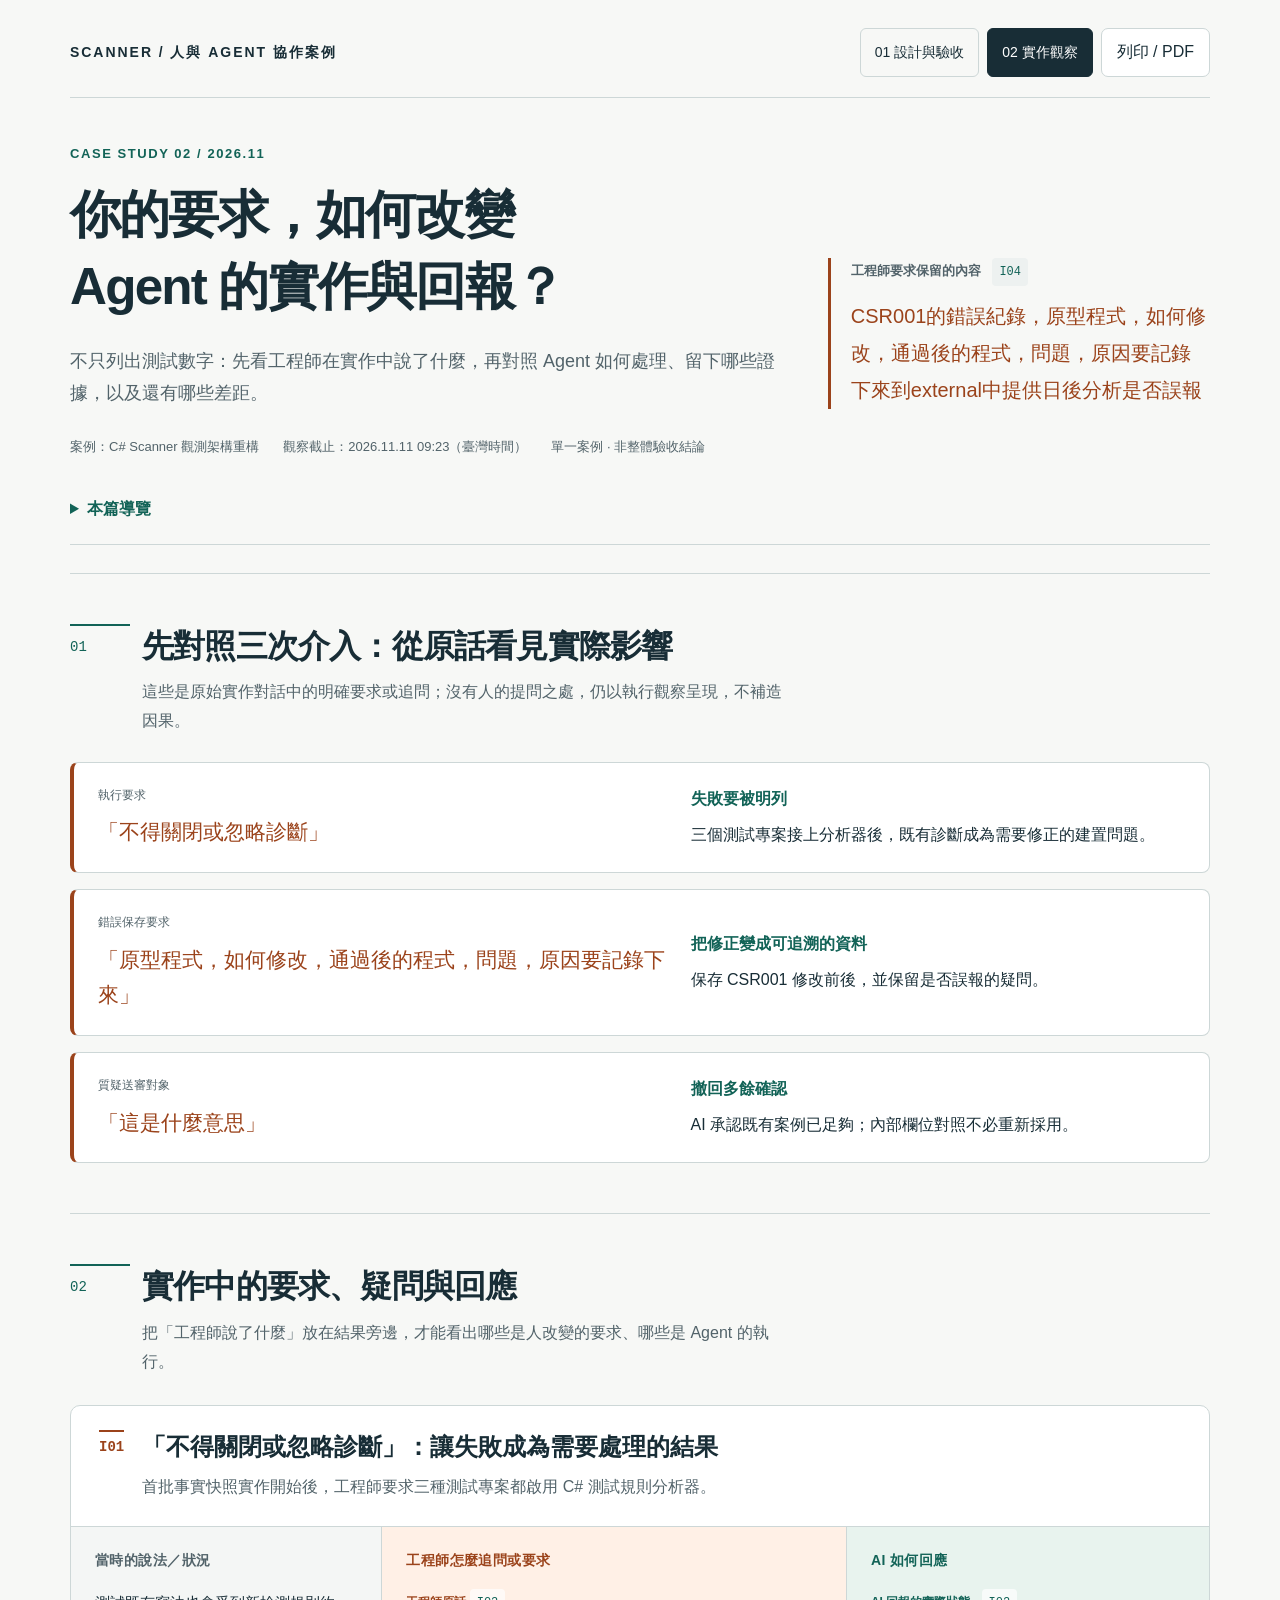
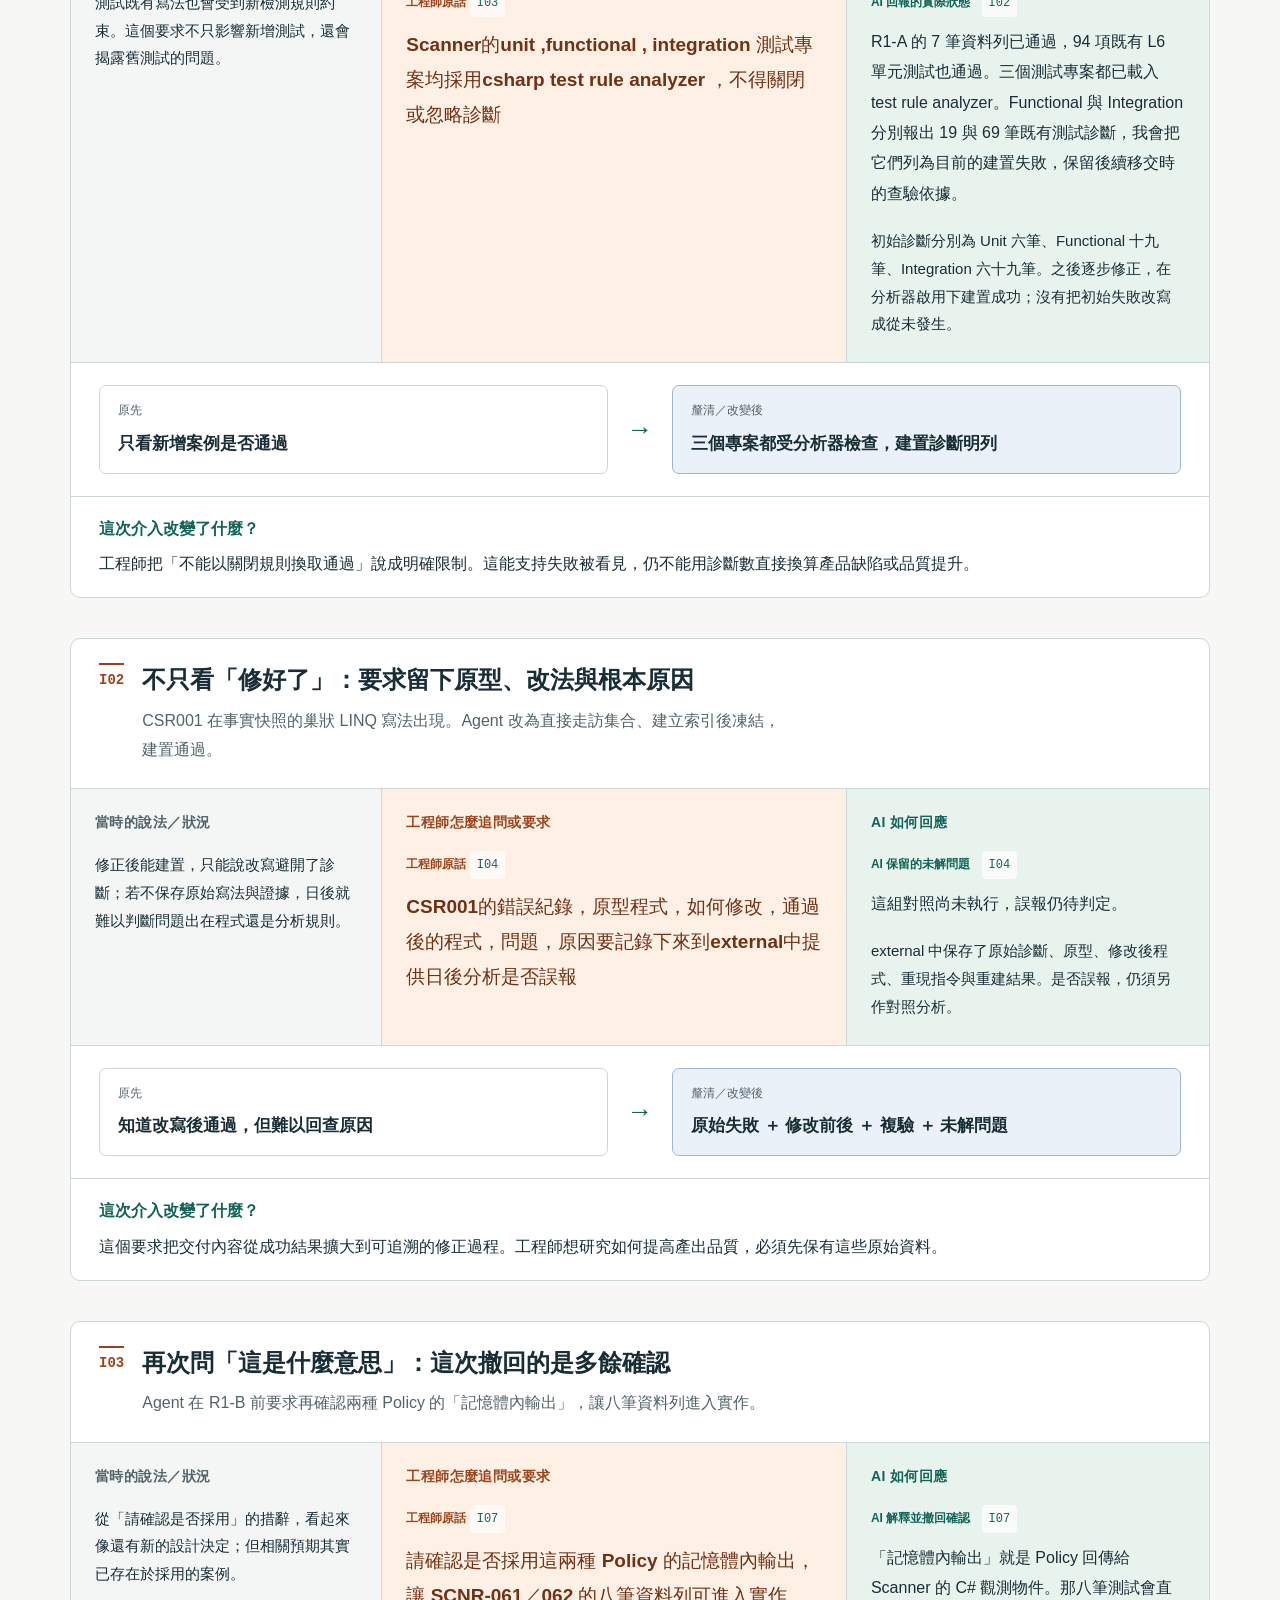
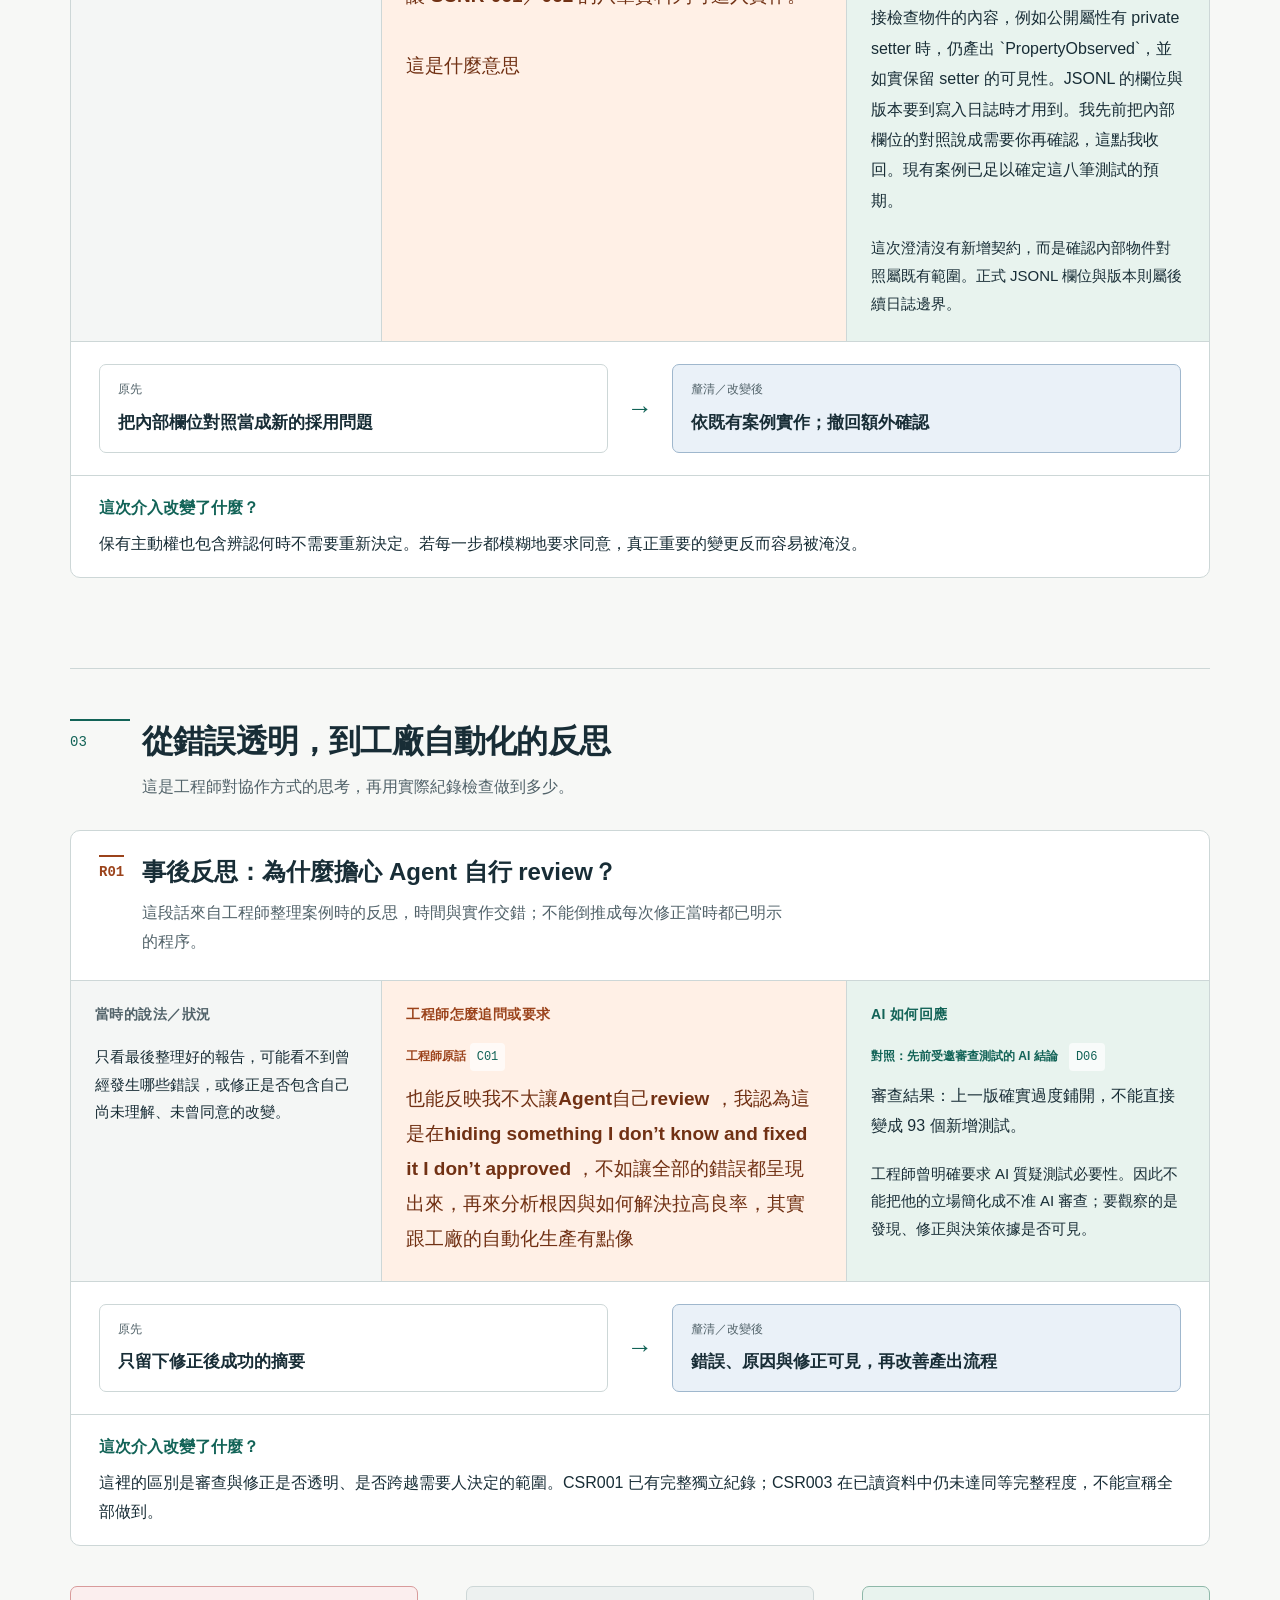
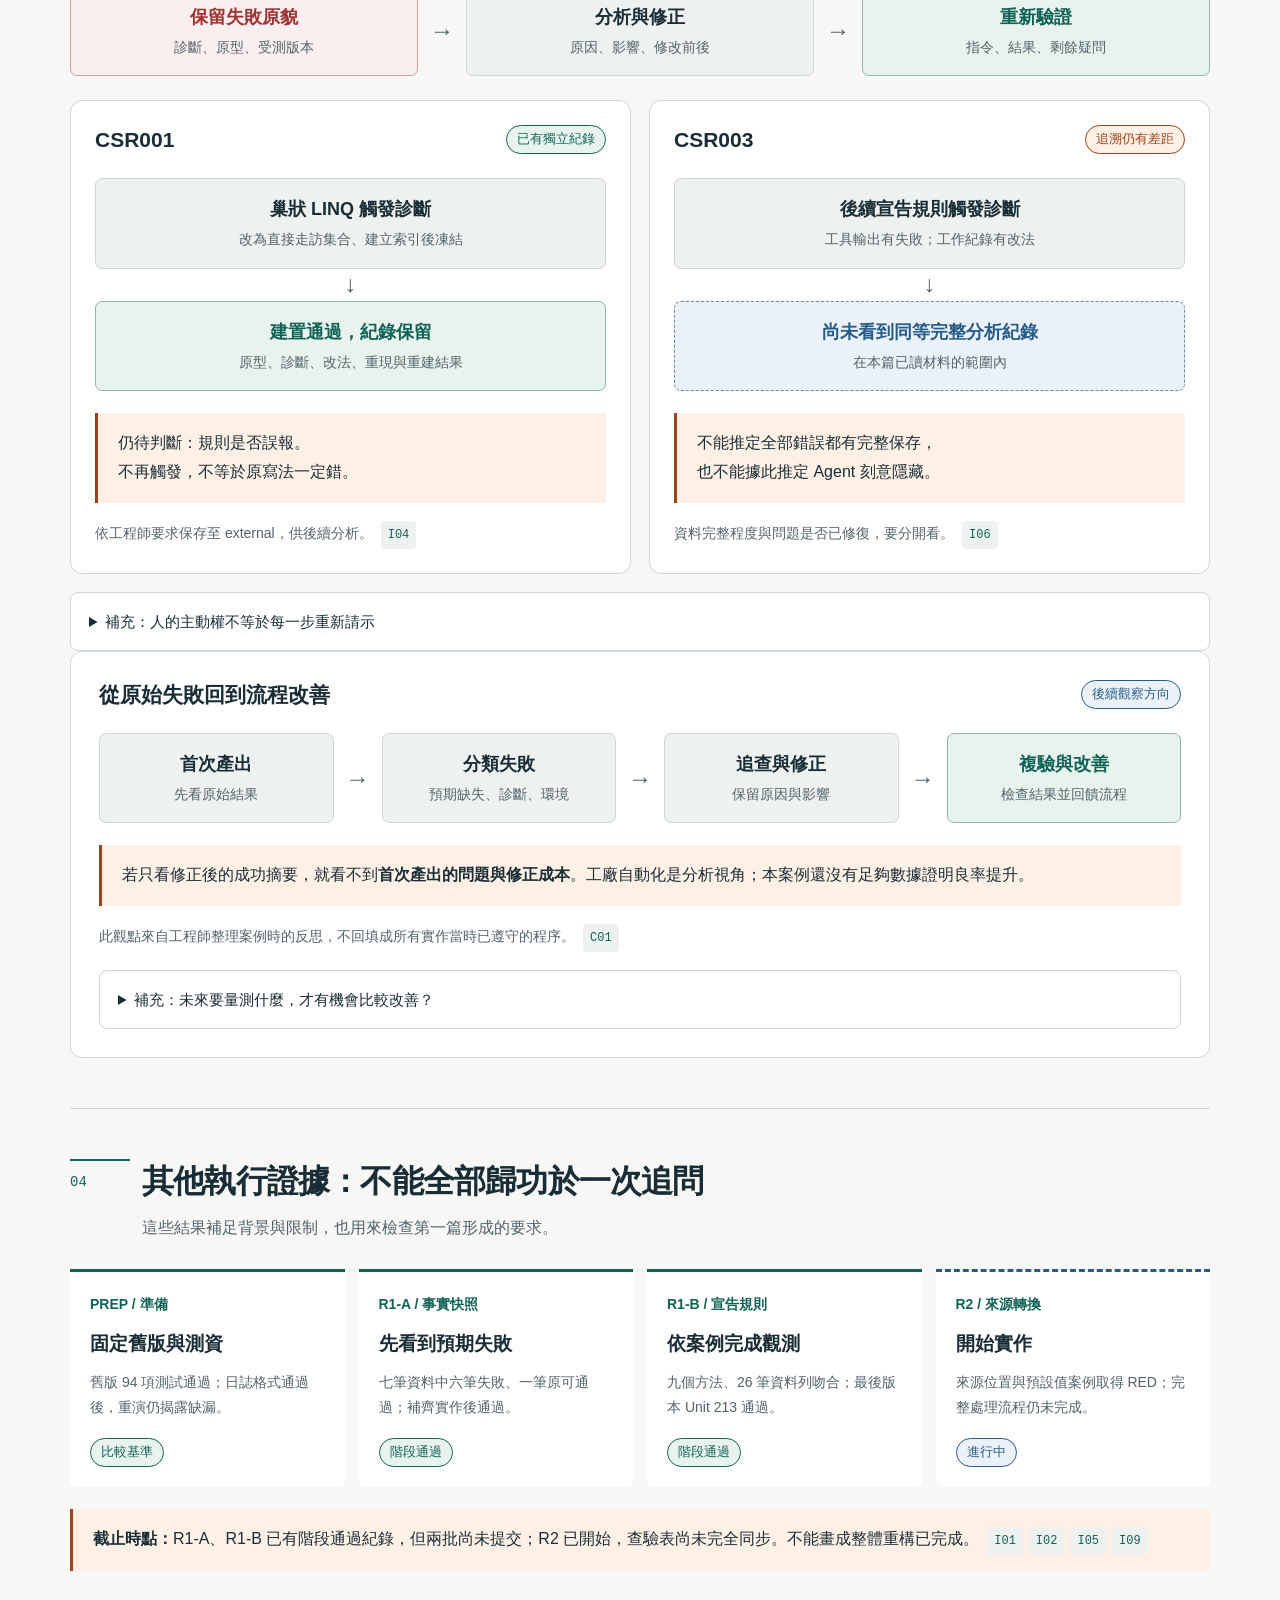
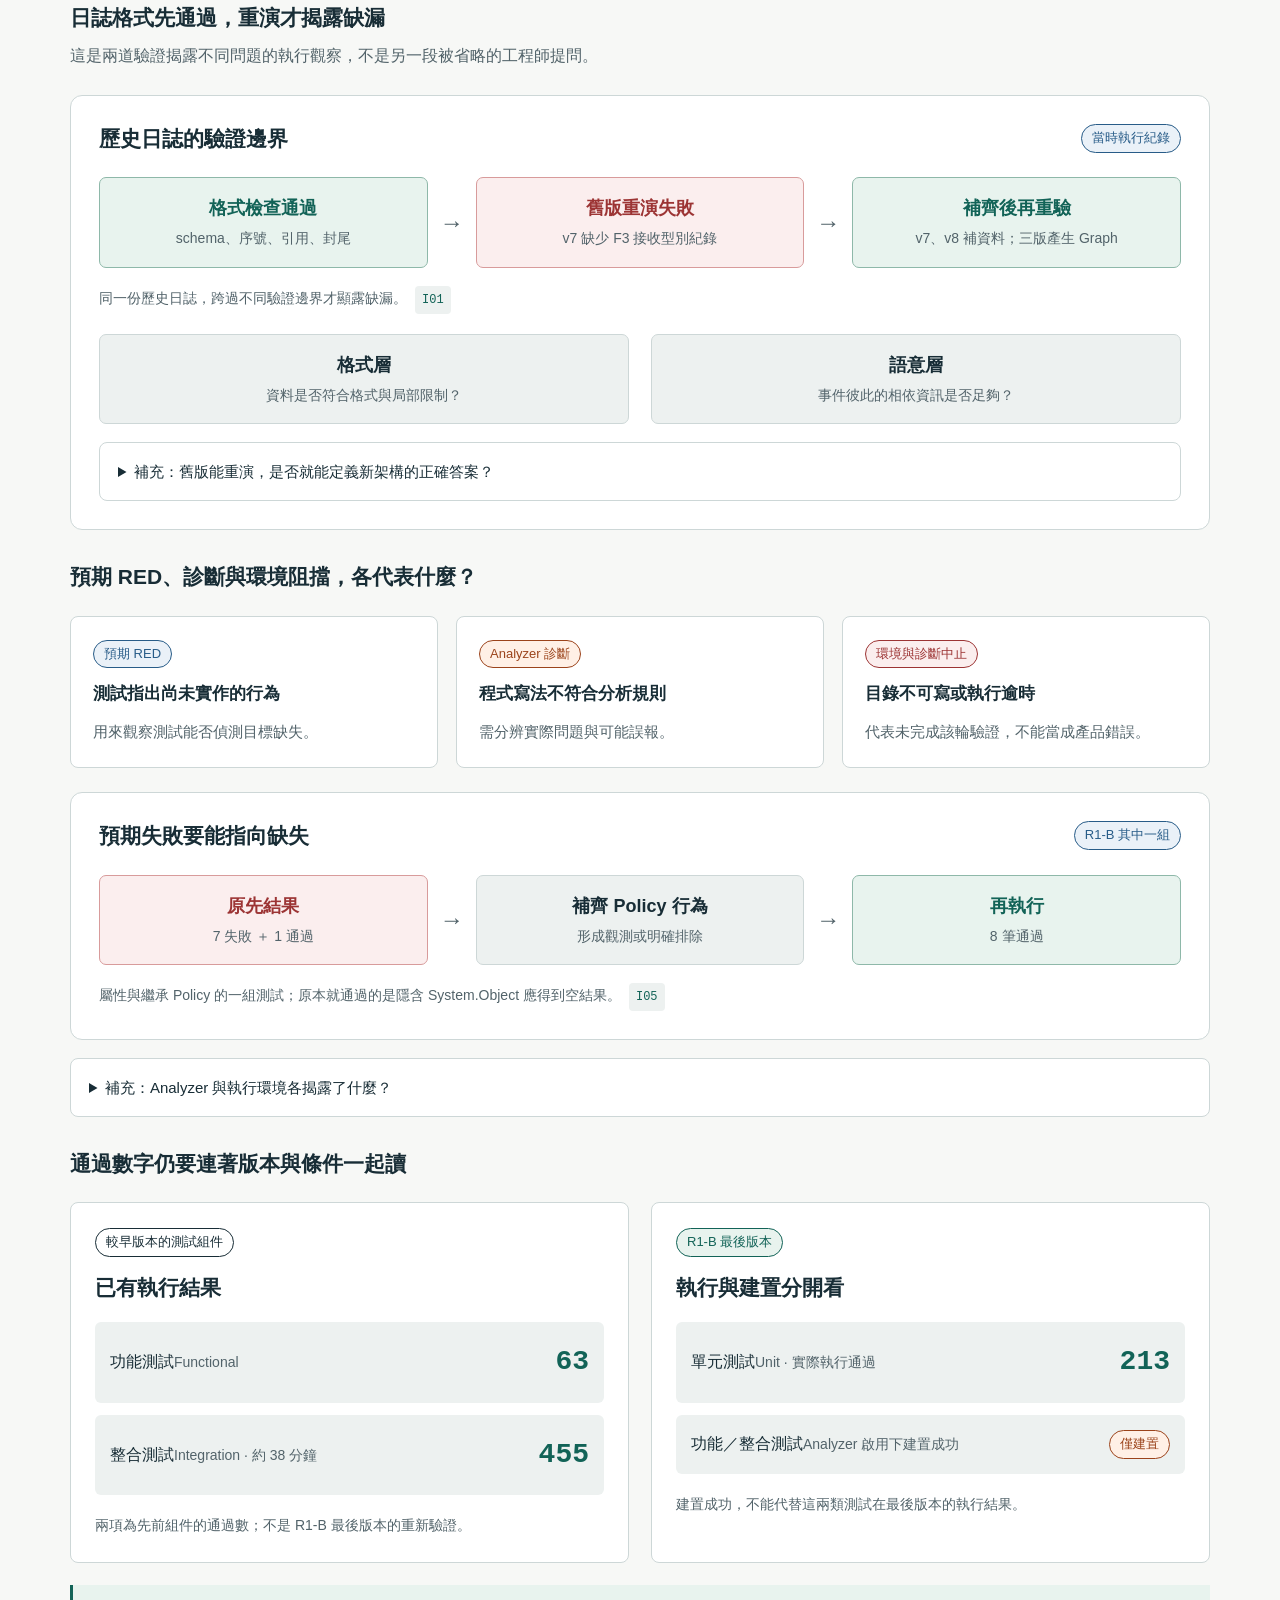
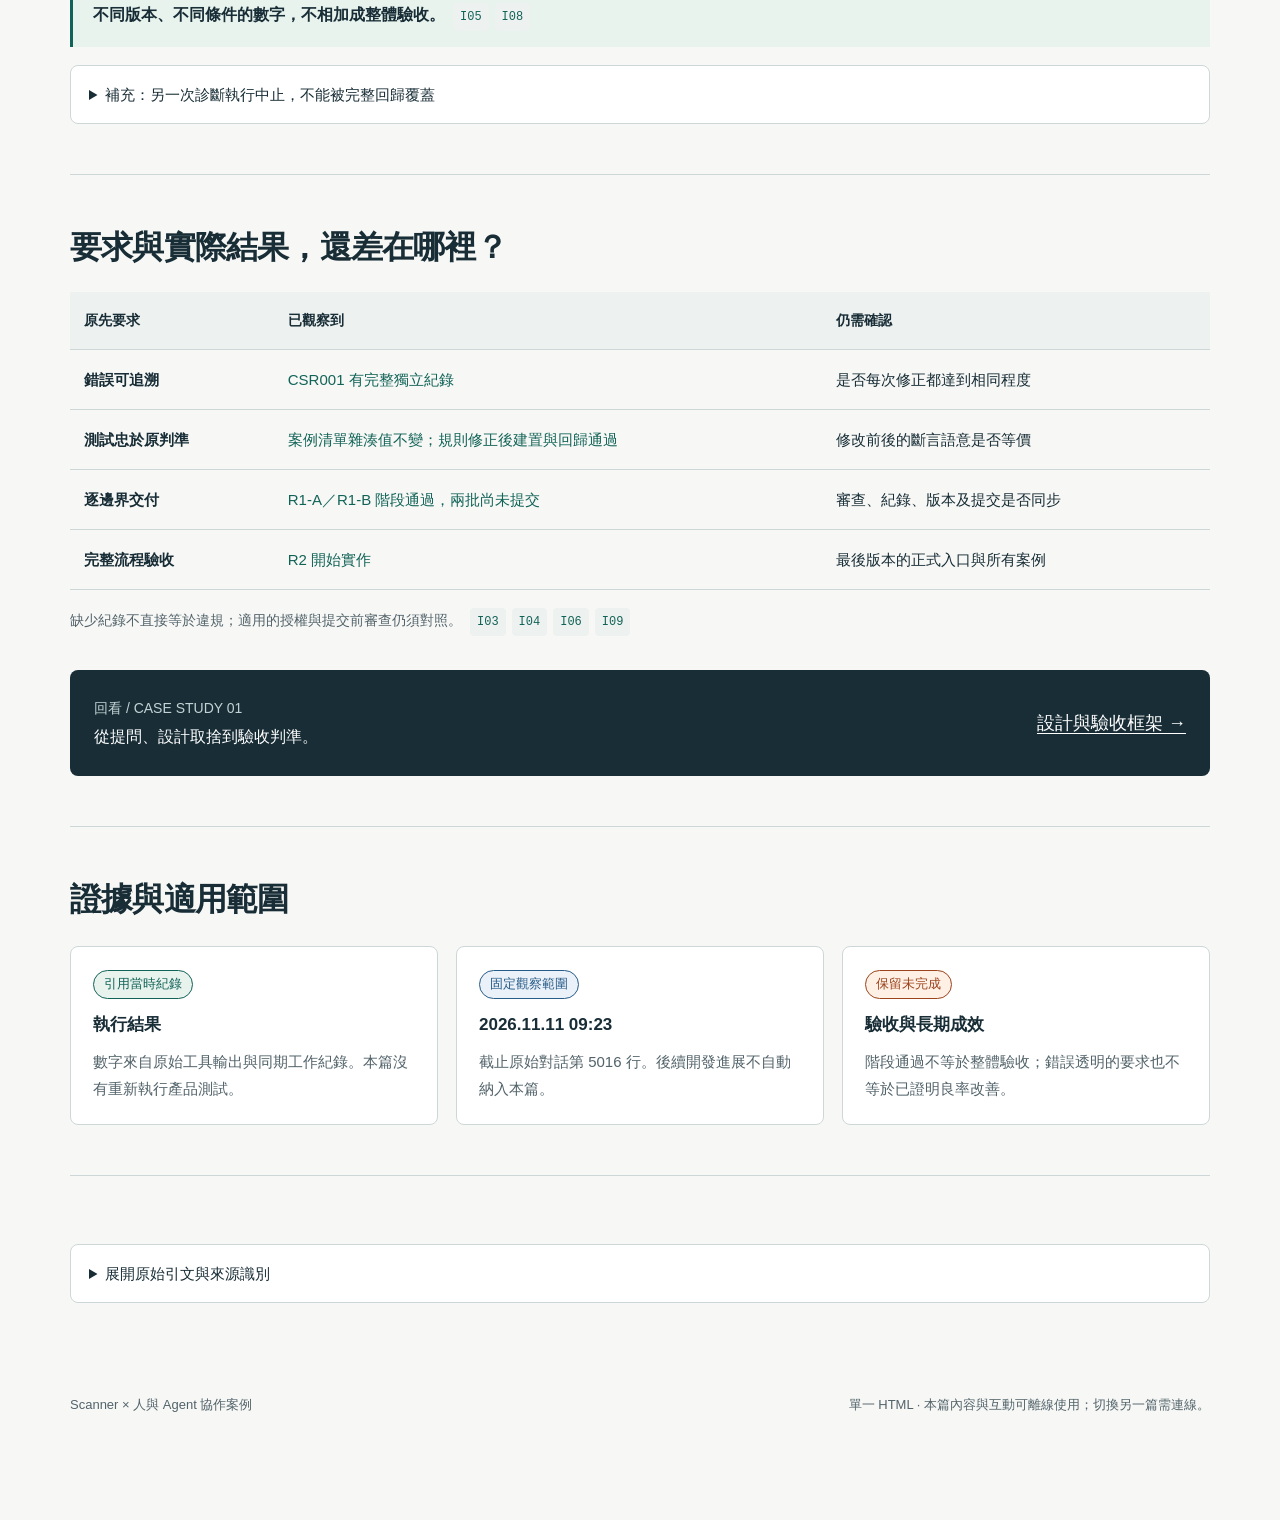
<file: scanner-collaboration/02-implementation-observations.html>
<!doctype html>
<html lang="zh-Hant"><head><meta charset="utf-8"><meta http-equiv="Content-Security-Policy" content="default-src 'none'; script-src 'unsafe-inline'; style-src 'unsafe-inline'; img-src data:; font-src 'none'; connect-src 'none'; object-src 'none'; base-uri 'none'; form-action 'none'"><meta name="viewport" content="width=device-width, initial-scale=1"><meta name="description" content="以工程師提問原話、AI 回應與前後差異，呈現 Scanner 人與 Agent 協作案例。"><title>重構實作中的錯誤與修正觀察｜Scanner 協作案例</title><style>
:root{--paper:#f7f8f6;--white:#fff;--ink:#182d36;--muted:#52636a;--line:#cdd7d7;--soft:#edf1f0;--teal:#126357;--teal-soft:#e8f3ee;--human:#9b431b;--human-soft:#fff0e6;--blue:#285c88;--blue-soft:#eaf1f8;--red:#9c3434;--red-soft:#fbeeee;--radius:12px}
*{box-sizing:border-box}html{scroll-behavior:smooth;scroll-padding-top:24px}body{margin:0;background:var(--paper);color:var(--ink);font:16px/1.8 Inter,"Noto Sans CJK TC","PingFang TC","Microsoft JhengHei",sans-serif}a{color:var(--teal);text-underline-offset:4px}button,summary{cursor:pointer;font:inherit}button,a,summary{-webkit-tap-highlight-color:transparent}button{color:inherit}a:focus-visible,button:focus-visible,summary:focus-visible{outline:3px solid var(--blue);outline-offset:4px}h1,h2,h3,h4,p,figure{margin:0}h1,h2,h3,h4{line-height:1.4}h1{font-size:clamp(32px,4vw,56px);font-weight:750;letter-spacing:-.035em}h2{font-size:clamp(26px,2.5vw,34px);letter-spacing:-.025em}h3{font-size:21px}h4{font-size:17px}p{max-width:72ch}small{font-size:14px}code{font-family:ui-monospace,monospace;overflow-wrap:anywhere}button{border:1px solid var(--line);background:var(--white);border-radius:7px;padding:9px 15px;min-height:44px}button:hover{border-color:var(--teal);background:var(--teal-soft)}[hidden]{display:none!important}.skip{position:absolute;left:16px;top:-80px;z-index:10;background:var(--white);padding:12px}.skip:focus{top:12px}.page{max-width:1220px;margin:auto;padding:28px 40px 80px}.topbar{display:flex;align-items:center;justify-content:space-between;flex-wrap:wrap;gap:16px;border-bottom:1px solid var(--line);padding-bottom:20px;margin-bottom:44px}.brand{font-size:14px;letter-spacing:.14em;font-weight:700}.switch{display:flex;flex-wrap:wrap;gap:8px}.switch a{display:inline-flex;align-items:center;min-height:44px;padding:8px 14px;text-decoration:none;border:1px solid var(--line);border-radius:6px;font-size:14px;color:var(--ink)}.switch a[aria-current=page]{background:var(--ink);color:white;border-color:var(--ink)}.eyebrow{color:var(--teal);font-size:13px;letter-spacing:.12em;font-weight:750;text-transform:uppercase;margin-bottom:14px}.hero{padding-bottom:44px}.hero-grid{display:grid;grid-template-columns:1.3fr .7fr;gap:48px;align-items:end}.lead{margin-top:22px;font-size:18px;color:var(--muted)}.hero-note{border-left:3px solid var(--human);padding-left:20px}.hero-note strong{display:block;font-size:23px;color:var(--human);margin-bottom:8px}.meta{display:flex;gap:8px 24px;flex-wrap:wrap;margin-top:26px;font-size:13px;color:var(--muted)}.section{padding:50px 0;border-top:1px solid var(--line);scroll-margin-top:24px}.section-head{display:grid;grid-template-columns:60px 1fr;gap:12px;align-items:start;margin-bottom:26px}.section-num{font-size:14px;line-height:2.2;font-family:ui-monospace,monospace;color:var(--teal);border-top:2px solid var(--teal);padding-top:6px}.section-head p{color:var(--muted);margin-top:10px}.board{background:var(--white);border:1px solid var(--line);border-radius:var(--radius);padding:28px}.board-title{display:flex;justify-content:space-between;align-items:center;gap:12px;flex-wrap:wrap;margin-bottom:24px}.kicker{font-size:13px;font-weight:700;letter-spacing:.06em}.badge{display:inline-block;padding:3px 10px;border:1px solid currentColor;border-radius:30px;font-size:13px;line-height:1.6}.badge.goal{color:var(--blue);background:var(--blue-soft)}.badge.ok{color:var(--teal);background:var(--teal-soft)}.badge.warn{color:var(--human);background:var(--human-soft)}.badge.fail{color:var(--red);background:var(--red-soft)}.legend{display:flex;gap:12px 24px;flex-wrap:wrap;font-size:14px;color:var(--muted);margin-bottom:18px}.legend span{display:flex;align-items:center;gap:8px}.swatch{width:12px;height:12px;border:1px solid currentColor;background:var(--soft)}.swatch.human{background:var(--human-soft);color:var(--human)}.swatch.evidence{background:var(--teal-soft);color:var(--teal)}.swatch.future{background:var(--blue-soft);border-style:dashed;color:var(--blue)}.cols2{display:grid;grid-template-columns:1fr 1fr;gap:22px}.cols3{display:grid;grid-template-columns:repeat(3,minmax(0,1fr));gap:18px}.node{padding:17px 18px;background:var(--soft);border:1px solid var(--line);border-radius:7px;text-align:center;min-width:0}.node strong{display:block;font-size:18px;line-height:1.5}.node small{display:block;color:var(--muted);margin-top:5px;line-height:1.6}.node.human{background:var(--human-soft);border-color:#d7a68b}.node.human strong{color:var(--human)}.node.evidence{background:var(--teal-soft);border-color:#8eb8a9}.node.evidence strong{color:var(--teal)}.node.future{background:var(--blue-soft);border:1px dashed #6b8aa4}.node.future strong{color:var(--blue)}.node.failure{background:var(--red-soft);border-color:#d89b9b}.node.failure strong{color:var(--red)}.flow-down{height:32px;display:flex;justify-content:center;align-items:center;color:var(--muted);font-size:23px;line-height:1}.flow-down.label{height:auto;min-height:42px;font-size:13px;gap:8px}.flow-down.label::before{content:'↓';font-size:22px}.branch{display:grid;grid-template-columns:repeat(3,minmax(0,1fr));gap:10px;position:relative;padding-top:20px;margin-top:16px}.branch:before{content:'';position:absolute;top:0;left:16.6%;right:16.6%;border-top:1px solid #849b9b}.branch .node{padding:13px 9px;position:relative}.branch .node:before{content:'';height:20px;border-left:1px solid #849b9b;position:absolute;top:-21px;left:50%}.branch strong{font-size:16px}.branch small{font-size:13px}.center-stem{height:18px;width:1px;background:#849b9b;margin:0 auto -16px}.flow-inline{display:flex;align-items:stretch;gap:12px}.flow-inline>.node{flex:1}.arrow{display:flex;align-items:center;justify-content:center;font-size:24px;color:var(--muted);flex:none}.caption{margin-top:18px;font-size:14px;color:var(--muted)}.caption strong{color:var(--ink)}.source-links{display:inline-flex;gap:6px;flex-wrap:wrap;margin-left:8px}.source-links a{font:12px/1.5 ui-monospace,monospace;padding:5px 7px;background:var(--soft);border-radius:4px;text-decoration:none;min-height:28px;display:inline-flex;align-items:center}.callout{padding:16px 20px;border-left:3px solid var(--teal);background:var(--teal-soft);margin-top:22px;font-size:16px}.callout.warn{border-color:var(--human);background:var(--human-soft)}.callout p+p{margin-top:8px}.loop{padding:0 12px 12px}.loop-rail{display:grid;grid-template-columns:140px 1fr;gap:22px;align-items:center}.lane-label{font-size:15px;font-weight:700}.lane-label small{display:block;color:var(--muted);font-weight:400}.lane-nodes{display:grid;grid-template-columns:repeat(3,minmax(0,1fr));gap:16px}.lane-nodes .node{position:relative}.loop-link{margin-left:162px;text-align:center;height:35px;color:var(--muted);font-size:14px}.feedback{border:1px dashed #a6b9ae;border-top:0;border-radius:0 0 10px 10px;padding:12px;text-align:center;margin:14px 0 0 162px;color:var(--teal);font-size:14px}.question-nav{display:grid;grid-template-columns:repeat(5,minmax(0,1fr));gap:0;border:1px solid var(--line);border-radius:8px;overflow:hidden}.question-nav button{border:0;border-right:1px solid var(--line);border-radius:0;background:var(--white);text-align:left;padding:18px 14px;line-height:1.7;font-size:15px}.question-nav button:last-child{border-right:0}.question-nav button small{display:block;font:12px/1.5 ui-monospace,monospace;color:var(--muted);margin-bottom:9px}.question-nav button[aria-selected=true]{background:var(--ink);color:white}.question-nav button[aria-selected=true] small{color:#bcd4ce}.question-panel{background:var(--white);border:1px solid var(--line);border-radius:8px;margin-top:14px;padding:28px}.quote{font-size:clamp(19px,2vw,25px);line-height:1.65;max-width:44ch;border-left:3px solid var(--human);padding-left:22px;margin:0 0 24px}.quote-role{font-size:13px;color:var(--muted);margin-bottom:12px}.question-panel .node{text-align:left}.question-panel .node strong{font-size:16px}.question-panel .node p{font-size:15px;margin-top:8px}.micro{font-size:13px;color:var(--muted)}.contract-stack{display:grid;grid-template-columns:repeat(4,minmax(0,1fr));gap:14px}.contract{border-top:3px solid var(--teal);background:var(--white);padding:22px 18px;border-radius:0 0 8px 8px}.contract .symbol{font-size:28px;font-family:ui-monospace,monospace;color:var(--teal);line-height:1;margin-bottom:18px}.contract h3{font-size:18px}.contract p{font-size:15px;color:var(--muted);margin-top:10px}.contract b{color:var(--ink)}.contract .inout{margin:18px 0;color:var(--teal);font-size:14px;line-height:1.8}.detail{margin-top:18px;background:var(--white);border:1px solid var(--line);border-radius:8px}.detail>summary{padding:15px 18px;min-height:52px;font-size:15px}.detail-body{padding:0 22px 22px;color:var(--muted)}.detail-body p+p{margin-top:12px}.detail[open]>summary{border-bottom:1px solid var(--line);margin-bottom:18px}.detail-body strong{color:var(--ink)}.detail-body ul{margin:12px 0;padding-left:22px}.counts{display:grid;grid-template-columns:1fr 44px 1fr;align-items:stretch;gap:10px}.count-block{background:var(--white);border:1px solid var(--line);padding:22px;border-radius:8px}.count-block strong{font:700 40px/1.2 ui-monospace,monospace;color:var(--teal)}.count-block span{font-size:16px;margin-left:6px}.count-block p{margin-top:12px;color:var(--muted);font-size:14px}.count-block small{font-size:14px}.comparison-foot{padding:16px 0;color:var(--muted);font-size:14px}.decision-grid{display:grid;grid-template-columns:1fr 1fr;gap:18px}.decision-grid>div{padding:24px;background:var(--white);border:1px solid var(--line);border-radius:8px}.decision-grid h3{margin-bottom:16px}.decision-grid ul{margin:0;padding-left:20px}.decision-grid li+li{margin-top:10px}.chapter-foot{margin-top:34px;padding:24px;background:var(--ink);color:white;display:flex;align-items:center;justify-content:space-between;gap:20px;border-radius:8px}.chapter-foot a{color:white!important;font-size:18px}.chapter-foot small{color:#c3d3d5}.evidence-grid{display:grid;grid-template-columns:repeat(3,minmax(0,1fr));gap:18px}.evidence-block{padding:22px;border:1px solid var(--line);border-radius:8px;background:var(--white)}.evidence-block h3{font-size:17px}.evidence-block p{font-size:15px;color:var(--muted);margin-top:12px}.evidence-block .badge{margin-bottom:14px}.timeline{display:grid;grid-template-columns:repeat(4,minmax(0,1fr));gap:14px;position:relative;margin-top:12px}.milestone{border-top:3px solid var(--teal);padding:20px;background:var(--white);border-radius:0 0 7px 7px}.milestone.open{border-top-style:dashed;border-color:var(--blue)}.milestone b{font-size:14px;color:var(--teal);display:block;margin-bottom:14px}.milestone h3{font-size:19px}.milestone p{font-size:14px;color:var(--muted);margin-top:12px}.milestone .badge{margin-top:18px}.diagnostic{display:grid;grid-template-columns:1fr 1fr;gap:18px}.diagnostic .board{padding:24px}.state-row{display:grid;grid-template-columns:140px 1fr;gap:18px;align-items:center;border-top:1px solid var(--line);padding:16px 0}.state-row:first-child{border-top:0}.state-row .number{font:700 36px/1.2 ui-monospace,monospace}.state-row small{display:block;color:var(--muted);font-size:14px}.state-row strong{font-size:17px}.version-box{padding:24px;border:1px solid var(--line);border-radius:8px;background:var(--white)}.version-box h3{margin-bottom:20px}.result-list{display:grid;gap:12px}.result-item{display:flex;justify-content:space-between;gap:15px;padding:15px;background:var(--soft);border-radius:6px;align-items:center}.result-item strong{font-size:28px;font-family:ui-monospace,monospace;color:var(--teal)}.result-item small{font-size:14px;color:var(--muted)}.status-matrix{width:100%;border-collapse:collapse;margin-top:22px;font-size:15px}.status-matrix th,.status-matrix td{text-align:left;vertical-align:top;padding:16px 14px;border-bottom:1px solid var(--line)}.status-matrix th{background:var(--soft);font-size:14px}.status-matrix td:first-child{font-weight:650}.status-matrix td:nth-child(2){color:var(--teal)}.source-group{margin-bottom:12px;scroll-margin-top:20px}.source-group summary{font-weight:650}.excerpt{border-left:2px solid var(--line);padding:0 0 0 16px;margin:22px 0}.excerpt blockquote{white-space:pre-wrap;overflow-wrap:anywhere;font-size:15px;margin:8px 0;color:var(--ink);line-height:1.9}.excerpt cite{font-style:normal;font-size:12px;color:var(--muted)}.provenance{font-size:13px;color:var(--muted);padding:16px 0}.trace-intro{margin-bottom:20px;color:var(--muted);font-size:15px}.page-end{font-size:13px;color:var(--muted);margin-top:40px;display:flex;justify-content:space-between;gap:20px}.rj-template-body #rj-template-shell{background:var(--paper);font-family:inherit;color:var(--ink);font-size:16px}.rj-template-body #rj-template-shell .rj-heading{display:none}.rj-template-body #rj-template-shell .rj-layout{grid-template-columns:174px minmax(0,1fr);max-width:1500px;margin:auto;gap:36px;padding:28px 32px}.rj-template-body #rj-template-shell .rj-nav{background:transparent;border:0;border-radius:0;top:24px;padding:0}.rj-template-body #rj-template-shell .rj-nav a{font-size:14px;color:var(--muted);border-radius:0;padding:10px 8px}.rj-template-body #rj-template-shell .rj-nav a:hover{color:var(--teal);background:var(--teal-soft)}.rj-template-body #rj-template-shell .rj-section{background:transparent;border:0;border-radius:0;padding:0;margin-bottom:38px}.rj-template-body #rj-template-shell .rj-title{font-size:13px;letter-spacing:.08em;color:var(--muted);margin-bottom:20px}.rj-template-body #rj-template-shell a{color:var(--teal)}.rj-template-body #rj-template-shell .switch a[aria-current=page]{color:white}.rj-template-body #rj-template-shell .rj-section#rj-template-summary>.rj-title,.rj-template-body #rj-template-shell .rj-section#rj-template-deliverable>.rj-title{display:none}.rj-template-body #rj-template-shell .rj-source-link{font-size:13px}.rj-template-body #rj-template-shell .case-nav{border:0;width:100%}.rj-template-body #rj-template-shell .case-nav>summary{min-height:44px;padding:10px 8px;font-size:14px;font-weight:650;color:var(--teal)}@media(min-width:1001px){.rj-template-body #rj-template-shell .case-nav>summary{display:none}}.rj-template-body #rj-template-shell .rj-section .section:first-child{padding-top:30px}.rj-template-body #rj-template-shell .topbar{margin-bottom:38px}.rj-template-body #rj-template-shell .hero{padding-bottom:28px}
@media(max-width:1150px){.hero-grid{grid-template-columns:1fr;gap:24px}.hero-note{max-width:65ch}.contract-stack,.timeline{grid-template-columns:1fr 1fr}.question-nav button{padding:14px 10px}.board{padding:22px}.rj-template-body #rj-template-shell .rj-layout{gap:22px;padding:24px;grid-template-columns:150px minmax(0,1fr)}}
@media(max-width:1000px){.rj-template-body #rj-template-shell .rj-layout{grid-template-columns:1fr;padding:24px}.rj-template-body #rj-template-shell .rj-nav{position:static;display:flex;flex-direction:column;border-bottom:1px solid var(--line);padding-bottom:16px}.rj-template-body #rj-template-shell .rj-nav a{min-height:44px;padding:7px 8px}.page{padding:24px}.cols2{gap:16px}}
@media(max-width:700px){.page{padding:18px}.hero{padding-bottom:28px}.topbar{margin-bottom:28px}.hero-grid{gap:22px}.hero-note strong{font-size:21px}.lead{font-size:16px}.section{padding:34px 0}.section-head{grid-template-columns:36px 1fr;gap:12px}.section-num{font-size:12px}.board{padding:18px}.cols2,.cols3,.diagnostic,.evidence-grid,.decision-grid{grid-template-columns:1fr}.loop{padding:0}.loop-rail{grid-template-columns:1fr;gap:10px}.lane-label small{display:inline;margin-left:10px}.lane-nodes{gap:8px}.lane-nodes .node{padding:12px 8px}.lane-nodes .node strong{font-size:15px}.lane-nodes .node small{font-size:12px}.loop-link{margin-left:0;height:35px}.feedback{margin-left:0}.question-nav{grid-template-columns:1fr}.question-nav button{padding:12px 16px;border-right:0;border-bottom:1px solid var(--line);display:flex;align-items:center;gap:16px;min-height:52px}.question-nav button small{margin:0}.question-panel{padding:20px}.quote{font-size:19px}.contract-stack,.timeline{grid-template-columns:1fr 1fr;gap:10px}.contract,.milestone{padding:18px 14px}.flow-inline{flex-direction:column;gap:4px}.arrow{transform:rotate(90deg);height:32px}.counts{grid-template-columns:1fr}.counts .arrow{height:24px}.count-block{padding:18px}.chapter-foot{align-items:start;flex-direction:column}.state-row{grid-template-columns:100px 1fr}.status-matrix thead{display:none}.status-matrix,.status-matrix tbody,.status-matrix tr,.status-matrix td{display:block}.status-matrix tr{border:1px solid var(--line);border-radius:8px;margin-bottom:14px;background:white;padding:12px}.status-matrix td{border:0;padding:6px}.status-matrix td[data-label]:before{content:attr(data-label)'：';font-weight:650;color:var(--muted)}.rj-template-body #rj-template-shell .rj-layout{padding:16px}.page-end{flex-direction:column}}
@media(max-width:390px){.branch{gap:5px}.branch .node{padding:12px 5px}.branch strong{font-size:14px}.branch small{font-size:12px}.contract-stack,.timeline{grid-template-columns:1fr}.lane-nodes{grid-template-columns:1fr}.lane-nodes .node strong{font-size:17px}.lane-nodes .node small{font-size:14px}}
@media(prefers-reduced-motion:reduce){html{scroll-behavior:auto}*{transition:none!important}}
@media print{body{background:white;font-size:11pt}.page{max-width:none;padding:0}.topbar,.switch,.print-button,.rj-nav,.rj-source-link,.skip{display:none!important}.section{break-before:auto;padding:22px 0}.board,.node,.contract,.milestone,.evidence-block,.version-box,.source-group{break-inside:avoid}.hero h1{font-size:30pt}.cols2{grid-template-columns:1fr 1fr}.contract-stack,.timeline{grid-template-columns:1fr 1fr}.question-panel[hidden]{display:block!important}.question-nav{display:none}.rj-template-body #rj-template-shell .rj-layout{display:block;padding:0}.rj-template-body #rj-template-shell{background:white}.rj-title{break-after:avoid}summary{break-after:avoid}.chapter-foot{background:white;color:var(--ink);border:1px solid var(--line)}.chapter-foot a{color:var(--ink)!important}a{color:inherit;text-decoration:none}*{print-color-adjust:exact;-webkit-print-color-adjust:exact}}

.turn{margin:28px 0 40px;border:1px solid var(--line);border-radius:10px;background:var(--white);scroll-margin-top:24px;overflow:hidden}.turn-heading{display:flex;gap:18px;align-items:start;padding:24px 28px;border-bottom:1px solid var(--line)}.turn-no{flex:none;font:650 14px/1.8 ui-monospace,monospace;color:var(--human);border-top:2px solid var(--human);padding-top:3px}.turn-heading h3{font-size:24px}.turn-heading p{color:var(--muted);margin-top:10px;font-size:16px}.turn-grid{display:grid;grid-template-columns:.9fr 1.35fr 1.05fr}.turn-grid>section{padding:24px;min-width:0}.turn-grid h4{font-size:14px;letter-spacing:.03em;margin-bottom:18px;color:var(--muted)}.turn-before{background:#f4f6f5}.turn-human{background:var(--human-soft);border-left:1px solid var(--line);border-right:1px solid var(--line)}.turn-human h4,.turn-human .speaker{color:var(--human)}.turn-after{background:var(--teal-soft)}.turn-after h4,.turn-after .speaker{color:var(--teal)}.turn-grid p{font-size:15px;line-height:1.85}.dialogue-quote{margin-bottom:18px}.dialogue-quote:last-child{margin-bottom:0}.dialogue-quote .speaker{font-size:12px;font-weight:650;margin-bottom:10px}.dialogue-quote blockquote{margin:0;font-size:16px;line-height:1.9;white-space:pre-wrap;overflow-wrap:anywhere}.turn-human blockquote{font-size:19px;line-height:1.85;font-weight:550;color:#713114}.turn-human .source-links{margin-left:0}.turn-human .source-links a{background:#ffffffb3}.turn-after .source-links a{background:#ffffffb3}.turn-before .dialogue-quote{margin-top:18px}.change-row{display:grid;grid-template-columns:1fr 40px 1fr;gap:12px;align-items:center;padding:22px 28px;background:#fff;border-top:1px solid var(--line)}.change-row>div{border:1px solid var(--line);border-radius:7px;padding:14px 18px}.change-row>div:last-child{background:var(--blue-soft);border-color:#9fb7cd}.change-row span:not(.change-arrow){font-size:12px;display:block;color:var(--muted);margin-bottom:8px}.change-row strong{display:block;font-size:17px;line-height:1.7}.change-arrow{text-align:center;color:var(--teal);font-size:26px}.turn-meaning{max-width:none!important;margin:0;padding:18px 28px;border-top:1px solid var(--line);font-size:16px}.turn-meaning b{display:block;margin-bottom:7px;color:var(--teal)}.human-decision{padding:22px 28px;border-top:1px solid var(--line);background:#fff7ee}.human-decision .speaker{color:var(--human)}.human-decision blockquote{font-size:19px}.question-map{display:grid;gap:16px}.question-map a{display:grid;grid-template-columns:1.15fr 1fr;gap:24px;align-items:center;background:white;border:1px solid var(--line);border-left:4px solid var(--human);border-radius:8px;padding:22px 24px;text-decoration:none!important;color:var(--ink)!important}.question-map a:hover{border-color:var(--human);background:#fffcf8}.question-map .map-question{font-size:21px;color:var(--human);line-height:1.7}.question-map .map-result{font-size:16px}.question-map .map-result b{display:block;color:var(--teal);margin-bottom:7px}.question-map small{display:block;font-size:12px;color:var(--muted);margin-bottom:8px}.hero-note blockquote{margin:0;font-size:20px;line-height:1.85;color:var(--human);white-space:pre-wrap}.hero-note .speaker{font-size:13px;color:var(--muted);margin-bottom:12px}.context-strip{border-left:3px solid var(--teal);padding:15px 20px;background:var(--teal-soft);margin-bottom:24px}.reading-key{font-size:14px;color:var(--muted);margin:18px 0}.section-bridge{margin:32px 0 24px}.section-bridge p{color:var(--muted);margin-top:10px}.visible-reflection{border-left:4px solid var(--human);padding:24px;background:var(--human-soft);margin:22px 0}.visible-reflection blockquote{font-size:20px;color:var(--human)}.dialogue-quote .source-links a{font-size:12px}.hero{padding-bottom:28px}
@media(max-width:1100px){.turn-grid{grid-template-columns:1fr 1.25fr}.turn-after{grid-column:1/-1;border-top:1px solid var(--line)}.turn-human{border-right:0}.turn-heading h3{font-size:22px}}
@media(max-width:700px){.turn-grid{grid-template-columns:1fr}.turn-grid>section{padding:20px}.turn-human{border-left:0;border-top:1px solid var(--line);border-bottom:1px solid var(--line)}.turn-after{border-top:0}.turn-heading{padding:20px;gap:14px}.turn-heading h3{font-size:21px}.turn-human blockquote{font-size:18px}.change-row{grid-template-columns:1fr;padding:20px;gap:8px}.change-arrow{transform:rotate(90deg);line-height:1.1}.turn-meaning,.human-decision{padding:20px}.question-map a{grid-template-columns:1fr;gap:16px;padding:20px}.question-map .map-question{font-size:19px}.turn{margin-bottom:28px}.hero-note blockquote{font-size:18px}}
@media print{.turn{break-inside:auto}.turn-heading,.change-row{break-inside:avoid}.turn-grid{display:block}.turn-grid>section{break-inside:avoid}.turn-human{border:0}.question-map a{break-inside:avoid}.turn-human blockquote{font-size:12pt}}

.portable-nav{margin-bottom:28px;border-bottom:1px solid var(--line);padding-bottom:12px}.portable-nav>summary{font-weight:650;min-height:44px;padding:8px 0;color:var(--teal)}.portable-nav div{display:flex;flex-wrap:wrap;gap:8px 20px;padding:12px 0}.portable-nav a{display:inline-flex;align-items:center;min-height:44px;font-size:14px}.offline-note{font-size:13px;color:var(--muted);margin-top:12px}@media print{.portable-nav{display:none}}
</style></head><body><a class="skip" href="#summary">跳至案例主文</a><main class="page"><section id="summary"><div class="topbar"><span class="brand">SCANNER / 人與 AGENT 協作案例</span><nav class="switch" aria-label="案例篇章"><a href="https://shih-chia-yang.github.io/research-reports/scanner-collaboration/01-design-and-acceptance.html">01 設計與驗收</a><a href="#summary" aria-current="page">02 實作觀察</a><button class="print-button" data-print>列印 / PDF</button></nav></div><header class="hero"><div class="eyebrow">CASE STUDY 02 / 2026.11</div><div class="hero-grid"><div><h1>你的要求，如何改變<br>Agent 的實作與回報？</h1><p class="lead">不只列出測試數字：先看工程師在實作中說了什麼，再對照 Agent 如何處理、留下哪些證據，以及還有哪些差距。</p></div><aside class="hero-note"><div class="dialogue-quote"><p class="speaker">工程師要求保留的內容 <span class="source-links"><a href="#src-I04" aria-label="查看來源 I04">I04</a></span></p><blockquote data-source="I04" data-line="3172">CSR001的錯誤紀錄，原型程式，如何修改，通過後的程式，問題，原因要記錄下來到external中提供日後分析是否誤報</blockquote></div></aside></div><div class="meta"><span>案例：C# Scanner 觀測架構重構</span><span>觀察截止：2026.11.11 09:23（臺灣時間）</span><span>單一案例 · 非整體驗收結論</span></div></header></section><details class="portable-nav"><summary>本篇導覽</summary><div><a href="#interventions-at-a-glance">先對照三次介入：從原話看見實際影響</a><a href="#implementation-conversation">實作中的要求、疑問與回應</a><a href="#review-reflection">從錯誤透明，到工廠自動化的反思</a><a href="#execution-evidence">其他執行證據：不能全部歸功於一次追問</a><a href="#verification">證據與適用範圍</a><a href="#trace">原始引文</a></div></details><article id="deliverable"><section class="section" id="interventions-at-a-glance"><div class="section-head"><span class="section-num">01</span><div><h2>先對照三次介入：從原話看見實際影響</h2><p>這些是原始實作對話中的明確要求或追問；沒有人的提問之處，仍以執行觀察呈現，不補造因果。</p></div></div><div class="question-map"><a href="#implementation-question-01"><div><small>執行要求</small><span class="map-question">「不得關閉或忽略診斷」</span></div><div class="map-result"><b>失敗要被明列</b>三個測試專案接上分析器後，既有診斷成為需要修正的建置問題。</div></a><a href="#implementation-question-02"><div><small>錯誤保存要求</small><span class="map-question">「原型程式，如何修改，通過後的程式，問題，原因要記錄下來」</span></div><div class="map-result"><b>把修正變成可追溯的資料</b>保存 CSR001 修改前後，並保留是否誤報的疑問。</div></a><a href="#implementation-question-03"><div><small>質疑送審對象</small><span class="map-question">「這是什麼意思」</span></div><div class="map-result"><b>撤回多餘確認</b>AI 承認既有案例已足夠；內部欄位對照不必重新採用。</div></a></div></section><section class="section" id="implementation-conversation"><div class="section-head"><span class="section-num">02</span><div><h2>實作中的要求、疑問與回應</h2><p>把「工程師說了什麼」放在結果旁邊，才能看出哪些是人改變的要求、哪些是 Agent 的執行。</p></div></div><article class="turn" id="implementation-question-01"><header class="turn-heading"><span class="turn-no">I01</span><div><h3>「不得關閉或忽略診斷」：讓失敗成為需要處理的結果</h3><p>首批事實快照實作開始後，工程師要求三種測試專案都啟用 C# 測試規則分析器。</p></div></header><div class="turn-grid"><section class="turn-before"><h4>當時的說法／狀況</h4><p>測試既有寫法也會受到新檢測規則約束。這個要求不只影響新增測試，還會揭露舊測試的問題。</p></section><section class="turn-human"><h4>工程師怎麼追問或要求</h4><div class="dialogue-quote"><p class="speaker">工程師原話 <span class="source-links"><a href="#src-I03" aria-label="查看來源 I03">I03</a></span></p><blockquote data-source="I03" data-line="3051">Scanner的unit ,functional , integration 測試專案均採用csharp test rule analyzer ，不得關閉或忽略診斷</blockquote></div></section><section class="turn-after"><h4>AI 如何回應</h4><div class="dialogue-quote"><p class="speaker">AI 回報的實際狀態 <span class="source-links"><a href="#src-I02" aria-label="查看來源 I02">I02</a></span></p><blockquote data-source="I02" data-line="3253">R1-A 的 7 筆資料列已通過，94 項既有 L6 單元測試也通過。三個測試專案都已載入 test rule analyzer。Functional 與 Integration 分別報出 19 與 69 筆既有測試診斷，我會把它們列為目前的建置失敗，保留後續移交時的查驗依據。</blockquote></div><p>初始診斷分別為 Unit 六筆、Functional 十九筆、Integration 六十九筆。之後逐步修正，在分析器啟用下建置成功；沒有把初始失敗改寫成從未發生。</p></section></div><div class="change-row"><div><span>原先</span><strong>只看新增案例是否通過</strong></div><span class="change-arrow" aria-hidden="true">→</span><div><span>釐清／改變後</span><strong>三個專案都受分析器檢查，建置診斷明列</strong></div></div><p class="turn-meaning"><b>這次介入改變了什麼？</b>工程師把「不能以關閉規則換取通過」說成明確限制。這能支持失敗被看見，仍不能用診斷數直接換算產品缺陷或品質提升。</p></article><article class="turn" id="implementation-question-02"><header class="turn-heading"><span class="turn-no">I02</span><div><h3>不只看「修好了」：要求留下原型、改法與根本原因</h3><p>CSR001 在事實快照的巢狀 LINQ 寫法出現。Agent 改為直接走訪集合、建立索引後凍結，建置通過。</p></div></header><div class="turn-grid"><section class="turn-before"><h4>當時的說法／狀況</h4><p>修正後能建置，只能說改寫避開了診斷；若不保存原始寫法與證據，日後就難以判斷問題出在程式還是分析規則。</p></section><section class="turn-human"><h4>工程師怎麼追問或要求</h4><div class="dialogue-quote"><p class="speaker">工程師原話 <span class="source-links"><a href="#src-I04" aria-label="查看來源 I04">I04</a></span></p><blockquote data-source="I04" data-line="3172">CSR001的錯誤紀錄，原型程式，如何修改，通過後的程式，問題，原因要記錄下來到external中提供日後分析是否誤報</blockquote></div></section><section class="turn-after"><h4>AI 如何回應</h4><div class="dialogue-quote"><p class="speaker">AI 保留的未解問題 <span class="source-links"><a href="#src-I04" aria-label="查看來源 I04">I04</a></span></p><blockquote data-source="I04" data-line="3529">這組對照尚未執行，誤報仍待判定。</blockquote></div><p>external 中保存了原始診斷、原型、修改後程式、重現指令與重建結果。是否誤報，仍須另作對照分析。</p></section></div><div class="change-row"><div><span>原先</span><strong>知道改寫後通過，但難以回查原因</strong></div><span class="change-arrow" aria-hidden="true">→</span><div><span>釐清／改變後</span><strong>原始失敗 ＋ 修改前後 ＋ 複驗 ＋ 未解問題</strong></div></div><p class="turn-meaning"><b>這次介入改變了什麼？</b>這個要求把交付內容從成功結果擴大到可追溯的修正過程。工程師想研究如何提高產出品質，必須先保有這些原始資料。</p></article><article class="turn" id="implementation-question-03"><header class="turn-heading"><span class="turn-no">I03</span><div><h3>再次問「這是什麼意思」：這次撤回的是多餘確認</h3><p>Agent 在 R1-B 前要求再確認兩種 Policy 的「記憶體內輸出」，讓八筆資料列進入實作。</p></div></header><div class="turn-grid"><section class="turn-before"><h4>當時的說法／狀況</h4><p>從「請確認是否採用」的措辭，看起來像還有新的設計決定；但相關預期其實已存在於採用的案例。</p></section><section class="turn-human"><h4>工程師怎麼追問或要求</h4><div class="dialogue-quote"><p class="speaker">工程師原話 <span class="source-links"><a href="#src-I07" aria-label="查看來源 I07">I07</a></span></p><blockquote data-source="I07" data-line="3869">請確認是否採用這兩種 Policy 的記憶體內輸出，讓 SCNR-061／062 的八筆資料列可進入實作。

這是什麼意思</blockquote></div></section><section class="turn-after"><h4>AI 如何回應</h4><div class="dialogue-quote"><p class="speaker">AI 解釋並撤回確認 <span class="source-links"><a href="#src-I07" aria-label="查看來源 I07">I07</a></span></p><blockquote data-source="I07" data-line="3874">「記憶體內輸出」就是 Policy 回傳給 Scanner 的 C# 觀測物件。那八筆測試會直接檢查物件的內容，例如公開屬性有 private setter 時，仍產出 `PropertyObserved`，並如實保留 setter 的可見性。JSONL 的欄位與版本要到寫入日誌時才用到。我先前把內部欄位的對照說成需要你再確認，這點我收回。現有案例已足以確定這八筆測試的預期。</blockquote></div><p>這次澄清沒有新增契約，而是確認內部物件對照屬既有範圍。正式 JSONL 欄位與版本則屬後續日誌邊界。</p></section></div><div class="change-row"><div><span>原先</span><strong>把內部欄位對照當成新的採用問題</strong></div><span class="change-arrow" aria-hidden="true">→</span><div><span>釐清／改變後</span><strong>依既有案例實作；撤回額外確認</strong></div></div><p class="turn-meaning"><b>這次介入改變了什麼？</b>保有主動權也包含辨認何時不需要重新決定。若每一步都模糊地要求同意，真正重要的變更反而容易被淹沒。</p></article></section><section class="section" id="review-reflection"><div class="section-head"><span class="section-num">03</span><div><h2>從錯誤透明，到工廠自動化的反思</h2><p>這是工程師對協作方式的思考，再用實際紀錄檢查做到多少。</p></div></div><article class="turn" id="implementation-reflection"><header class="turn-heading"><span class="turn-no">R01</span><div><h3>事後反思：為什麼擔心 Agent 自行 review？</h3><p>這段話來自工程師整理案例時的反思，時間與實作交錯；不能倒推成每次修正當時都已明示的程序。</p></div></header><div class="turn-grid"><section class="turn-before"><h4>當時的說法／狀況</h4><p>只看最後整理好的報告，可能看不到曾經發生哪些錯誤，或修正是否包含自己尚未理解、未曾同意的改變。</p></section><section class="turn-human"><h4>工程師怎麼追問或要求</h4><div class="dialogue-quote"><p class="speaker">工程師原話 <span class="source-links"><a href="#src-C01" aria-label="查看來源 C01">C01</a></span></p><blockquote data-source="C01" data-line="250">也能反映我不太讓Agent自己review ，我認為這是在hiding something I don’t know and fixed it I don’t approved ，不如讓全部的錯誤都呈現出來，再來分析根因與如何解決拉高良率，其實跟工廠的自動化生產有點像</blockquote></div></section><section class="turn-after"><h4>AI 如何回應</h4><div class="dialogue-quote"><p class="speaker">對照：先前受邀審查測試的 AI 結論 <span class="source-links"><a href="#src-D06" aria-label="查看來源 D06">D06</a></span></p><blockquote data-source="D06" data-line="1303">審查結果：上一版確實過度鋪開，不能直接變成 93 個新增測試。</blockquote></div><p>工程師曾明確要求 AI 質疑測試必要性。因此不能把他的立場簡化成不准 AI 審查；要觀察的是發現、修正與決策依據是否可見。</p></section></div><div class="change-row"><div><span>原先</span><strong>只留下修正後成功的摘要</strong></div><span class="change-arrow" aria-hidden="true">→</span><div><span>釐清／改變後</span><strong>錯誤、原因與修正可見，再改善產出流程</strong></div></div><p class="turn-meaning"><b>這次介入改變了什麼？</b>這裡的區別是審查與修正是否透明、是否跨越需要人決定的範圍。CSR001 已有完整獨立紀錄；CSR003 在已讀資料中仍未達同等完整程度，不能宣稱全部做到。</p></article><div class="flow-inline"><div class="node failure"><strong>保留失敗原貌</strong><small>診斷、原型、受測版本</small></div><span class="arrow" aria-hidden="true">→</span><div class="node "><strong>分析與修正</strong><small>原因、影響、修改前後</small></div><span class="arrow" aria-hidden="true">→</span><div class="node evidence"><strong>重新驗證</strong><small>指令、結果、剩餘疑問</small></div></div><div class="diagnostic" style="margin-top:24px"><figure class="board"><div class="board-title"><h3>CSR001</h3><span class="badge ok">已有獨立紀錄</span></div><div class="node "><strong>巢狀 LINQ 觸發診斷</strong><small>改為直接走訪集合、建立索引後凍結</small></div><div class="flow-down" aria-hidden="true">↓</div><div class="node evidence"><strong>建置通過，紀錄保留</strong><small>原型、診斷、改法、重現與重建結果</small></div><div class="callout warn">仍待判斷：規則是否誤報。<br>不再觸發，不等於原寫法一定錯。</div><figcaption class="caption">依工程師要求保存至 external，供後續分析。<span class="source-links"><a href="#src-I04" aria-label="查看來源 I04">I04</a></span></figcaption></figure><figure class="board"><div class="board-title"><h3>CSR003</h3><span class="badge warn">追溯仍有差距</span></div><div class="node "><strong>後續宣告規則觸發診斷</strong><small>工具輸出有失敗；工作紀錄有改法</small></div><div class="flow-down" aria-hidden="true">↓</div><div class="node future"><strong>尚未看到同等完整分析紀錄</strong><small>在本篇已讀材料的範圍內</small></div><div class="callout warn">不能推定全部錯誤都有完整保存，<br>也不能據此推定 Agent 刻意隱藏。</div><figcaption class="caption">資料完整程度與問題是否已修復，要分開看。<span class="source-links"><a href="#src-I06" aria-label="查看來源 I06">I06</a></span></figcaption></figure></div><details class="detail"><summary>補充：人的主動權不等於每一步重新請示</summary><div class="detail-body"><p>R1-B 開工前，Agent 額外要求確認「記憶體內輸出」。工程師追問後，Agent 承認既有案例已足夠，撤回多餘確認。已確認的行為不必反覆請示；若修改會改變公開語意、驗收預期或範圍，才需要提出差異。</p><span class="source-links"><a href="#src-I07" aria-label="查看來源 I07">I07</a></span></div></details><figure class="board"><div class="board-title"><h3>從原始失敗回到流程改善</h3><span class="badge goal">後續觀察方向</span></div><div class="flow-inline"><div class="node "><strong>首次產出</strong><small>先看原始結果</small></div><span class="arrow" aria-hidden="true">→</span><div class="node "><strong>分類失敗</strong><small>預期缺失、診斷、環境</small></div><span class="arrow" aria-hidden="true">→</span><div class="node "><strong>追查與修正</strong><small>保留原因與影響</small></div><span class="arrow" aria-hidden="true">→</span><div class="node evidence"><strong>複驗與改善</strong><small>檢查結果並回饋流程</small></div></div><div class="callout warn">若只看修正後的成功摘要，就看不到<strong>首次產出的問題與修正成本</strong>。工廠自動化是分析視角；本案例還沒有足夠數據證明良率提升。</div><figcaption class="caption">此觀點來自工程師整理案例時的反思，不回填成所有實作當時已遵守的程序。<span class="source-links"><a href="#src-C01" aria-label="查看來源 C01">C01</a></span></figcaption><details class="detail"><summary>補充：未來要量測什麼，才有機會比較改善？</summary><div class="detail-body"><p>可記錄每個邊界第一次查驗結果、非預期失敗原因、修正次數、人工介入理由及複驗成本。預期 RED、產品錯誤、測資缺漏、Analyzer 診斷、可能誤報與環境失敗必須分開統計。</p><p>這些是後續觀察建議，尚未形成完整量測資料。</p></div></details></figure></section><section class="section" id="execution-evidence"><div class="section-head"><span class="section-num">04</span><div><h2>其他執行證據：不能全部歸功於一次追問</h2><p>這些結果補足背景與限制，也用來檢查第一篇形成的要求。</p></div></div><div class="timeline"><div class="milestone "><b>PREP / 準備</b><h3>固定舊版與測資</h3><p>舊版 94 項測試通過；日誌格式通過後，重演仍揭露缺漏。</p><span class="badge ok">比較基準</span></div><div class="milestone "><b>R1-A / 事實快照</b><h3>先看到預期失敗</h3><p>七筆資料中六筆失敗、一筆原可通過；補齊實作後通過。</p><span class="badge ok">階段通過</span></div><div class="milestone "><b>R1-B / 宣告規則</b><h3>依案例完成觀測</h3><p>九個方法、26 筆資料列吻合；最後版本 Unit 213 通過。</p><span class="badge ok">階段通過</span></div><div class="milestone open"><b>R2 / 來源轉換</b><h3>開始實作</h3><p>來源位置與預設值案例取得 RED；完整處理流程仍未完成。</p><span class="badge goal">進行中</span></div></div><div class="callout warn"><strong>截止時點：</strong>R1-A、R1-B 已有階段通過紀錄，但兩批尚未提交；R2 已開始，查驗表尚未完全同步。不能畫成整體重構已完成。<span class="source-links"><a href="#src-I01" aria-label="查看來源 I01">I01</a><a href="#src-I02" aria-label="查看來源 I02">I02</a><a href="#src-I05" aria-label="查看來源 I05">I05</a><a href="#src-I09" aria-label="查看來源 I09">I09</a></span></div><div class="section-bridge"><h3>日誌格式先通過，重演才揭露缺漏</h3><p>這是兩道驗證揭露不同問題的執行觀察，不是另一段被省略的工程師提問。</p></div><figure class="board"><div class="board-title"><h3>歷史日誌的驗證邊界</h3><span class="badge goal">當時執行紀錄</span></div><div class="flow-inline"><div class="node evidence"><strong>格式檢查通過</strong><small>schema、序號、引用、封尾</small></div><span class="arrow" aria-hidden="true">→</span><div class="node failure"><strong>舊版重演失敗</strong><small>v7 缺少 F3 接收型別紀錄</small></div><span class="arrow" aria-hidden="true">→</span><div class="node evidence"><strong>補齊後再重驗</strong><small>v7、v8 補資料；三版產生 Graph</small></div></div><figcaption class="caption">同一份歷史日誌，跨過不同驗證邊界才顯露缺漏。<span class="source-links"><a href="#src-I01" aria-label="查看來源 I01">I01</a></span></figcaption><div class="cols2" style="margin-top:20px"><div class="node "><strong>格式層</strong><small>資料是否符合格式與局部限制？</small></div><div class="node "><strong>語意層</strong><small>事件彼此的相依資訊是否足夠？</small></div></div><details class="detail"><summary>補充：舊版能重演，是否就能定義新架構的正確答案？</summary><div class="detail-body"><p>不能。舊版重演成功，支持的是測資能被當時的流程接受。新架構仍要回到事先採用的案例與預期值，避免由同一套實作替自己定義正確答案。</p></div></details></figure><div class="section-bridge"><h3>預期 RED、診斷與環境阻擋，各代表什麼？</h3></div><div class="cols3"><div class="evidence-block"><span class="badge goal">預期 RED</span><h3>測試指出尚未實作的行為</h3><p>用來觀察測試能否偵測目標缺失。</p></div><div class="evidence-block"><span class="badge warn">Analyzer 診斷</span><h3>程式寫法不符合分析規則</h3><p>需分辨實際問題與可能誤報。</p></div><div class="evidence-block"><span class="badge fail">環境與診斷中止</span><h3>目錄不可寫或執行逾時</h3><p>代表未完成該輪驗證，不能當成產品錯誤。</p></div></div><div style="margin-top:24px"><figure class="board"><div class="board-title"><h3>預期失敗要能指向缺失</h3><span class="badge goal">R1-B 其中一組</span></div><div class="flow-inline"><div class="node failure"><strong>原先結果</strong><small>7 失敗 ＋ 1 通過</small></div><span class="arrow" aria-hidden="true">→</span><div class="node "><strong>補齊 Policy 行為</strong><small>形成觀測或明確排除</small></div><span class="arrow" aria-hidden="true">→</span><div class="node evidence"><strong>再執行</strong><small>8 筆通過</small></div></div><figcaption class="caption">屬性與繼承 Policy 的一組測試；原本就通過的是隱含 System.Object 應得到空結果。<span class="source-links"><a href="#src-I05" aria-label="查看來源 I05">I05</a></span></figcaption></figure></div><details class="detail"><summary>補充：Analyzer 與執行環境各揭露了什麼？</summary><div class="detail-body"><p>三個測試專案啟用規則分析器後，初始診斷分別為 Unit 六筆、Functional 十九筆、Integration 六十九筆。這是規則回報的診斷數，不是產品缺陷數。當時建置受阻，相關測試尚未執行。</p><p>另有測試因 <code>/temp</code> 不可寫而未執行，之後透過隔離掛載解除環境阻擋。這不等於產品行為已驗證。</p><span class="source-links"><a href="#src-I03" aria-label="查看來源 I03">I03</a><a href="#src-I08" aria-label="查看來源 I08">I08</a></span></div></details><div class="section-bridge"><h3>通過數字仍要連著版本與條件一起讀</h3></div><div class="cols2"><div class="version-box"><span class="badge">較早版本的測試組件</span><h3 style="margin-top:16px">已有執行結果</h3><div class="result-list"><div class="result-item"><span>功能測試<small>Functional</small></span><strong>63</strong></div><div class="result-item"><span>整合測試<small>Integration · 約 38 分鐘</small></span><strong>455</strong></div></div><p class="caption">兩項為先前組件的通過數；不是 R1-B 最後版本的重新驗證。</p></div><div class="version-box"><span class="badge ok">R1-B 最後版本</span><h3 style="margin-top:16px">執行與建置分開看</h3><div class="result-list"><div class="result-item"><span>單元測試<small>Unit · 實際執行通過</small></span><strong>213</strong></div><div class="result-item"><span>功能／整合測試<small>Analyzer 啟用下建置成功</small></span><span class="badge warn">僅建置</span></div></div><p class="caption">建置成功，不能代替這兩類測試在最後版本的執行結果。</p></div></div><div class="callout"><strong>不同版本、不同條件的數字，不相加成整體驗收。</strong><span class="source-links"><a href="#src-I05" aria-label="查看來源 I05">I05</a><a href="#src-I08" aria-label="查看來源 I08">I08</a></span></div><details class="detail"><summary>補充：另一次診斷執行中止，不能被完整回歸覆蓋</summary><div class="detail-body"><p>等待完整 Integration 執行期間，另開一輪設有 90 秒門檻的診斷。該輪通過三筆後被中止，沒有完成全部驗證。原始輸出同時保留這次中止與另一輪 455 筆通過的結果；兩者執行條件不同。</p><span class="source-links"><a href="#src-I08" aria-label="查看來源 I08">I08</a></span></div></details></section></article><section id="judgment" class="section"><h2 style="margin-bottom:22px">要求與實際結果，還差在哪裡？</h2><table class="status-matrix"><thead><tr><th>原先要求</th><th>已觀察到</th><th>仍需確認</th></tr></thead><tbody><tr><td>錯誤可追溯</td><td data-label="已觀察到">CSR001 有完整獨立紀錄</td><td data-label="仍需確認">是否每次修正都達到相同程度</td></tr><tr><td>測試忠於原判準</td><td data-label="已觀察到">案例清單雜湊值不變；規則修正後建置與回歸通過</td><td data-label="仍需確認">修改前後的斷言語意是否等價</td></tr><tr><td>逐邊界交付</td><td data-label="已觀察到">R1-A／R1-B 階段通過，兩批尚未提交</td><td data-label="仍需確認">審查、紀錄、版本及提交是否同步</td></tr><tr><td>完整流程驗收</td><td data-label="已觀察到">R2 開始實作</td><td data-label="仍需確認">最後版本的正式入口與所有案例</td></tr></tbody></table><p class="caption">缺少紀錄不直接等於違規；適用的授權與提交前審查仍須對照。<span class="source-links"><a href="#src-I03" aria-label="查看來源 I03">I03</a><a href="#src-I04" aria-label="查看來源 I04">I04</a><a href="#src-I06" aria-label="查看來源 I06">I06</a><a href="#src-I09" aria-label="查看來源 I09">I09</a></span></p><div class="chapter-foot"><div><small>回看 / CASE STUDY 01</small><p>從提問、設計取捨到驗收判準。</p></div><a href="https://shih-chia-yang.github.io/research-reports/scanner-collaboration/01-design-and-acceptance.html">設計與驗收框架 →</a></div></section><section id="verification" class="section"><h2 style="margin-bottom:24px">證據與適用範圍</h2><div class="evidence-grid"><div class="evidence-block"><span class="badge ok">引用當時紀錄</span><h3>執行結果</h3><p>數字來自原始工具輸出與同期工作紀錄。本篇沒有重新執行產品測試。</p></div><div class="evidence-block"><span class="badge goal">固定觀察範圍</span><h3>2026.11.11 09:23</h3><p>截止原始對話第 5016 行。後續開發進展不自動納入本篇。</p></div><div class="evidence-block"><span class="badge warn">保留未完成</span><h3>驗收與長期成效</h3><p>階段通過不等於整體驗收；錯誤透明的要求也不等於已證明良率改善。</p></div></div></section><section id="trace" class="section"><details class="detail"><summary>展開原始引文與來源識別</summary><p class="trace-intro">以下為原始對話及工具輸出的逐字節錄。分析文字與原文分開；點選圖旁的來源編號，即可展開對應紀錄。</p><details class="detail source-group" id="src-D06"><summary>D06 · 必要性與不同風險</summary><div class="detail-body"><div class="excerpt"><cite>工程師 · 原始第 1133 行 · 2026-11-10T20:35:17.187Z（UTC）</cite><blockquote>用質疑的方式審查每一個測試的必要性，是否存在重疊，是否有些是必經之路，例如關鍵核心處即可約束上下的行為，每個是否有成功，失敗，禁止，例外，邊緣的案例

測試不是越多越好，只要稀疏且關鍵就足夠保證運作，出現錯誤容易定位是那一層出問題，而不是全部都測試，這會造成異常的敏感性，當有部分重構或新增時會引發大量測試失敗</blockquote></div><div class="excerpt"><cite>Agent · 原始第 1303 行 · 2026-11-10T20:56:07.890Z（UTC）</cite><blockquote>但有些相似案例必須留下：**Policy 保留兩個呼叫位置**與**Replay 不把兩筆關係合併**，保護的是不同實作錯誤，不能互相取代。</blockquote></div><div class="excerpt"><cite>Agent · 原始第 1303 行 · 2026-11-10T20:56:07.890Z（UTC）</cite><blockquote>審查結果：上一版確實過度鋪開，不能直接變成 93 個新增測試。</blockquote></div><div class="excerpt"><cite>Agent · 原始第 1303 行 · 2026-11-10T20:56:07.890Z（UTC）</cite><blockquote>原清單保持原樣，尚未刪除測試；目前完成的是審查建議，還沒有執行證據證明縮減效果。</blockquote></div></div></details><details class="detail source-group" id="src-D09"><summary>D09 · 交付邊界與停止條件</summary><div class="detail-body"><div class="excerpt"><cite>工程師 · 原始第 1963 行 · 2026-11-10T22:28:53.982Z（UTC）</cite><blockquote>那些是關鍵？那些是描述？提案目錄新增一個index.md說明，也提供各紀錄的連結

產生workitem 清單與查驗清單，規範每完成一個明確的邊界，就更新worklog,handoff ,查驗清單，atomic coding commit</blockquote></div><div class="excerpt"><cite>工程師 · 原始第 1999 行 · 2026-11-10T22:30:04.645Z（UTC）</cite><blockquote>過程中不屬於交付物的暫時程式與腳本都在/temp ，禁止污染交付物範圍</blockquote></div><div class="excerpt"><cite>工程師 · 原始第 2120 行 · 2026-11-10T22:48:22.763Z（UTC）</cite><blockquote>有完整驗收標準嗎，失敗停止條件？</blockquote></div><div class="excerpt"><cite>Agent · 原始第 2183 行 · 2026-11-10T22:51:24.455Z（UTC）</cite><blockquote>原查驗清單缺少明確的通過門檻與停止點。</blockquote></div></div></details><details class="detail source-group" id="src-D10"><summary>D10 · 採用與開始實作</summary><div class="detail-body"><div class="excerpt"><cite>工程師 · 原始第 2978 行 · 2026-11-10T23:44:02.524Z（UTC）</cite><blockquote>你要我確認什麼</blockquote></div><div class="excerpt"><cite>Agent · 原始第 2983 行 · 2026-11-10T23:44:21.317Z（UTC）</cite><blockquote>是否採用目前的 64 案 JSON 作為重構驗收基準，並以其中 SCNR-012～015 作為首批 R1-A 的實作判準？</blockquote></div><div class="excerpt"><cite>工程師 · 原始第 2990 行 · 2026-11-10T23:44:45.671Z（UTC）</cite><blockquote>採用，開始 R1-A</blockquote></div></div></details><details class="detail source-group" id="src-I01"><summary>I01 · 基線及歷史日誌重演</summary><div class="detail-body"><div class="excerpt"><cite>Agent · 原始第 2641 行 · 2026-11-10T23:29:51.775Z（UTC）</cite><blockquote>Scanner 在 `cdac5458` 的 Release 建置通過，既有 L6 單元測試 **94 通過、0 失敗、0 跳過**。</blockquote></div><div class="excerpt"><cite>Agent · 原始第 2834 行 · 2026-11-10T23:37:42.903Z（UTC）</cite><blockquote>三份日誌共 48 筆事件，已通過各版 JSON Schema、序號、引用與封尾摘要檢查。</blockquote></div><div class="excerpt"><cite>Agent · 原始第 2971 行 · 2026-11-10T23:43:05.515Z（UTC）</cite><blockquote>首輪發現 v7、v8 測資缺少 F3 接收型別檢查紀錄，補齊後三版均通過，52 筆事件的 schema 與封尾摘要也已重驗。</blockquote></div></div></details><details class="detail source-group" id="src-I02"><summary>I02 · 首批快照結果</summary><div class="detail-body"><div class="excerpt"><cite>Agent · 原始第 3253 行 · 2026-11-11T00:01:41.443Z（UTC）</cite><blockquote>R1-A 的 7 筆資料列已通過，94 項既有 L6 單元測試也通過。三個測試專案都已載入 test rule analyzer。Functional 與 Integration 分別報出 19 與 69 筆既有測試診斷，我會把它們列為目前的建置失敗，保留後續移交時的查驗依據。</blockquote></div><div class="excerpt"><cite>工具輸出 · 原始第 3263 行 · 2026-11-11T00:02:04.406Z（UTC）</cite><blockquote>Total tests: 7</blockquote></div><div class="excerpt"><cite>工具輸出 · 原始第 3263 行 · 2026-11-11T00:02:04.406Z（UTC）</cite><blockquote>Passed: 7</blockquote></div></div></details><details class="detail source-group" id="src-I03"><summary>I03 · 測試 Analyzer 修正</summary><div class="detail-body"><div class="excerpt"><cite>工程師 · 原始第 3051 行 · 2026-11-10T23:53:24.941Z（UTC）</cite><blockquote>Scanner的unit ,functional , integration 測試專案均採用csharp test rule analyzer ，不得關閉或忽略診斷</blockquote></div><div class="excerpt"><cite>Agent · 原始第 3442 行 · 2026-11-11T00:11:35.548Z（UTC）</cite><blockquote>Functional 的 **19 筆 CTR 診斷已修正**。</blockquote></div><div class="excerpt"><cite>Agent · 原始第 3735 行 · 2026-11-11T00:21:28.047Z（UTC）</cite><blockquote>Integration 已清除 31 筆 Analyzer 診斷，剩餘 38 筆都在 Compilation。</blockquote></div><div class="excerpt"><cite>Agent · 原始第 3915 行 · 2026-11-11T00:28:41.375Z（UTC）</cite><blockquote>Integration 現在已在 Analyzer 啟用下建置成功，0 警告、0 錯誤。</blockquote></div></div></details><details class="detail source-group" id="src-I04"><summary>I04 · CSR001 原型及誤報疑問</summary><div class="detail-body"><div class="excerpt"><cite>工程師 · 原始第 3172 行 · 2026-11-10T23:57:43.033Z（UTC）</cite><blockquote>CSR001的錯誤紀錄，原型程式，如何修改，通過後的程式，問題，原因要記錄下來到external中提供日後分析是否誤報</blockquote></div><div class="excerpt"><cite>Agent · 原始第 3529 行 · 2026-11-11T00:14:28.281Z（UTC）</cite><blockquote>這組對照尚未執行，誤報仍待判定。</blockquote></div></div></details><details class="detail source-group" id="src-I05"><summary>I05 · Policy RED GREEN 與清單對照</summary><div class="detail-body"><div class="excerpt"><cite>工具輸出 · 原始第 4312 行 · 2026-11-11T00:43:00.476Z（UTC）</cite><blockquote>Failed!  - Failed:     7, Passed:     1, Skipped:     0, Total:     8</blockquote></div><div class="excerpt"><cite>Agent · 原始第 4355 行 · 2026-11-11T00:45:52.087Z（UTC）</cite><blockquote>屬性與繼承的 8 筆資料列已全部通過。實作前有 7 筆因缺少事件或排除判定而失敗，隱含 `System.Object` 的空結果原本就符合預期。我會再核對方法名稱與資料列是否逐筆符合清單。</blockquote></div><div class="excerpt"><cite>工具輸出 · 原始第 4870 行 · 2026-11-11T01:10:56.014Z（UTC）</cite><blockquote>&quot;planned&quot;:26,&quot;matched&quot;:26,&quot;equal&quot;:true</blockquote></div><div class="excerpt"><cite>工具輸出 · 原始第 4870 行 · 2026-11-11T01:10:56.014Z（UTC）</cite><blockquote>Total tests: 213</blockquote></div><div class="excerpt"><cite>Agent · 原始第 4913 行 · 2026-11-11T01:18:08.839Z（UTC）</cite><blockquote>R1-B 已完成</blockquote></div><div class="excerpt"><cite>Agent · 原始第 4913 行 · 2026-11-11T01:18:08.839Z（UTC）</cite><blockquote>9 個方法、26 筆資料列與採用版清單逐筆吻合。</blockquote></div></div></details><details class="detail source-group" id="src-I06"><summary>I06 · CSR003 診斷</summary><div class="detail-body"><div class="excerpt"><cite>工具輸出 · 原始第 4653 行 · 2026-11-11T00:59:03.175Z（UTC）</cite><blockquote>CSR003.service.target</blockquote></div></div></details><details class="detail source-group" id="src-I07"><summary>I07 · 多餘確認撤回</summary><div class="detail-body"><div class="excerpt"><cite>工程師 · 原始第 3869 行 · 2026-11-11T00:27:03.323Z（UTC）</cite><blockquote>請確認是否採用這兩種 Policy 的記憶體內輸出，讓 SCNR-061／062 的八筆資料列可進入實作。

這是什麼意思</blockquote></div><div class="excerpt"><cite>Agent · 原始第 3874 行 · 2026-11-11T00:27:19.990Z（UTC）</cite><blockquote>「記憶體內輸出」就是 Policy 回傳給 Scanner 的 C# 觀測物件。那八筆測試會直接檢查物件的內容，例如公開屬性有 private setter 時，仍產出 `PropertyObserved`，並如實保留 setter 的可見性。JSONL 的欄位與版本要到寫入日誌時才用到。我先前把內部欄位的對照說成需要你再確認，這點我收回。現有案例已足以確定這八筆測試的預期。</blockquote></div></div></details><details class="detail source-group" id="src-I08"><summary>I08 · 隔離環境與兩輪測試結果</summary><div class="detail-body"><div class="excerpt"><cite>Agent · 原始第 3915 行 · 2026-11-11T00:28:41.375Z（UTC）</cite><blockquote>我也確認可以用隔離的 `/temp` 執行測試，測試產生的專案會放在該次執行的暫存掛載裡。</blockquote></div><div class="excerpt"><cite>工具輸出 · 原始第 4026 行 · 2026-11-11T00:32:18.214Z（UTC）</cite><blockquote>Passed!  - Failed:     0, Passed:    63, Skipped:     0, Total:    63</blockquote></div><div class="excerpt"><cite>工具輸出 · 原始第 4802 行 · 2026-11-11T01:07:35.440Z（UTC）</cite><blockquote>Test Run Aborted.</blockquote></div><div class="excerpt"><cite>工具輸出 · 原始第 4802 行 · 2026-11-11T01:07:35.440Z（UTC）</cite><blockquote>Passed!  - Failed:     0, Passed:   455, Skipped:     0, Total:   455, Duration: 38 m 2 s</blockquote></div><div class="excerpt"><cite>Agent · 原始第 4913 行 · 2026-11-11T01:18:08.839Z（UTC）</cite><blockquote>R1-B 前的完整 Integration 455 筆已通過。另一次加設 90 秒門檻的診斷輪曾中止，已分開記錄。</blockquote></div></div></details><details class="detail source-group" id="src-I09"><summary>I09 · 未提交與 R2 開工</summary><div class="detail-body"><div class="excerpt"><cite>Agent · 原始第 4913 行 · 2026-11-11T01:18:08.839Z（UTC）</cite><blockquote>查驗清單、worklog 與 handoff 已更新，尚未提交。</blockquote></div><div class="excerpt"><cite>Agent · 原始第 4928 行 · 2026-11-11T01:18:16.233Z（UTC）</cite><blockquote>我會開始 R2，先核對來源擷取與型別引用的規劃案例，再接上 Roslyn 到自訂事實模型的轉換。這一步會驗證原始宣告資訊能完整進入快照，供各 Policy 自行判斷。</blockquote></div><div class="excerpt"><cite>工具輸出 · 原始第 4983 行 · 2026-11-11T01:21:20.947Z（UTC）</cite><blockquote>Failed!  - Failed:     6, Passed:     2, Skipped:     0, Total:     8</blockquote></div><div class="excerpt"><cite>Agent · 原始第 4988 行 · 2026-11-11T01:21:30.858Z（UTC）</cite><blockquote>來源位置與預設值測試已取得有效 RED。接著會抽出現有的值正規化邏輯，讓舊掃描流程與新 Collector 共用型別、參數及精確常數的轉換。</blockquote></div></div></details><details class="detail source-group" id="src-C01"><summary>C01 · 案例整理時的事後反思</summary><div class="detail-body"><div class="excerpt"><cite>工程師 · 原始第 118 行 · 2026-11-10T20:28:21.140Z（UTC）</cite><blockquote>想要回答同事這個問題，當實作，甚至是設計的部分都是agent 負責時，人類又該如何掌握主動權，不至於喪失整個對實作的理解</blockquote></div><div class="excerpt"><cite>工程師 · 原始第 250 行 · 2026-11-11T00:49:50.209Z（UTC）</cite><blockquote>也能反映我不太讓Agent自己review ，我認為這是在hiding something I don’t know and fixed it I don’t approved ，不如讓全部的錯誤都呈現出來，再來分析根因與如何解決拉高良率，其實跟工廠的自動化生產有點像</blockquote></div></div></details><div class="provenance">Scanner 對話：<code>01a1c572-2683-7f12-a9a0-bc6bae935f63</code><br>案例整理對話：<code>01a1c5c8-68d9-7dc3-a96b-fed8611c85c9</code><br>Scanner 原始第 1～5016 行 SHA-256：<code>06f5a929bec751f9bcb0e701b88c02ae4f45d374972f0ab758f33239fbc4939f</code></div></details></section><footer class="page-end"><span>Scanner × 人與 Agent 協作案例</span><span>單一 HTML · 本篇內容與互動可離線使用；切換另一篇需連線。</span></footer></main><script>
(() => {
 const buttons=[...document.querySelectorAll('[role="tab"]')];
 function select(button,focus=false){for(const b of buttons){const active=b===button;b.setAttribute('aria-selected',String(active));b.tabIndex=active?0:-1;document.getElementById(b.getAttribute('aria-controls')).hidden=!active;}if(focus)button.focus();}
 buttons.forEach((b,i)=>{b.addEventListener('click',()=>select(b));b.addEventListener('keydown',e=>{let j=i;if(['ArrowRight','ArrowDown'].includes(e.key))j=(i+1)%buttons.length;else if(['ArrowLeft','ArrowUp'].includes(e.key))j=(i-1+buttons.length)%buttons.length;else if(e.key==='Home')j=0;else if(e.key==='End')j=buttons.length-1;else return;e.preventDefault();select(buttons[j],true);});});
 function reveal(hash){if(!hash||hash==='#')return;const node=document.getElementById(decodeURIComponent(hash.slice(1)));if(!node)return;for(let n=node;n;n=n.parentElement)if(n.tagName==='DETAILS')n.open=true;node.scrollIntoView({block:'start'});}
 document.addEventListener('click',e=>{const a=e.target.closest('a[href^="#"]');if(a)reveal(a.getAttribute('href'));});
 addEventListener('hashchange',()=>reveal(location.hash));addEventListener('load',()=>reveal(location.hash));
 let printStates=[];addEventListener('beforeprint',()=>{printStates=[...document.querySelectorAll('details')].map(d=>[d,d.open]);printStates.forEach(([d])=>d.open=true);});addEventListener('afterprint',()=>printStates.forEach(([d,open])=>d.open=open));
 addEventListener('load',()=>requestAnimationFrame(()=>{const nav=document.querySelector('.rj-nav');if(!nav)return;const d=document.createElement('details');d.className='case-nav';const summary=document.createElement('summary');summary.textContent='章節導覽';d.append(summary);[...nav.querySelectorAll('a:not(.rj-home)')].forEach(a=>d.append(a));nav.append(d);const media=matchMedia('(max-width:1000px)');const sync=()=>d.open=!media.matches;sync();media.addEventListener('change',sync);}));
 document.querySelectorAll('[data-print]').forEach(b=>b.addEventListener('click',()=>print()));
})();
</script></body></html>
</file>
<file: agent-runtime/routing-formalization-2026-11-11/assets/style.css>
:root{--ar-ink:#203247;--ar-muted:#526173;--ar-blue:#2859a8;--ar-teal:#17695d;--ar-amber:#955d12;--ar-line:#d8e0e9;--ar-bg:#f5f7fa}
*{box-sizing:border-box}body{margin:0;background:var(--ar-bg);color:var(--ar-ink);font:16px/1.7 system-ui,"Noto Sans CJK TC","Microsoft JhengHei",sans-serif}.ar-page{max-width:1440px;margin:auto;padding:0 40px 40px}.ar-page a,.ar-content a{color:var(--ar-blue);text-underline-offset:4px}.ar-page a:hover,.ar-content a:hover{color:#163965}.ar-page code,.ar-content code{font: .88em ui-monospace,monospace;overflow-wrap:anywhere}button,a,summary{-webkit-tap-highlight-color:#c9dcff}a:focus-visible,button:focus-visible,summary:focus-visible,[tabindex]:focus-visible{outline:3px solid #2859a8;outline-offset:5px}.ar-skip{position:fixed;left:20px;top:-90px;padding:12px 24px;background:#fff;z-index:100}.ar-skip:focus{top:12px}.ar-hero{padding:28px 0 48px}.ar-topline{display:flex;justify-content:space-between;gap:16px;align-items:center;border-bottom:1px solid var(--ar-line);padding-bottom:22px;margin-bottom:46px;font-size:12px;letter-spacing:1.5px;font-weight:650;color:var(--ar-muted)}.ar-topline a{text-decoration:none;color:var(--ar-muted)}.ar-eyebrow{color:var(--ar-blue);font-size:12px;font-weight:700;letter-spacing:2px;margin:0 0 12px}.ar-hero h1{font-size:clamp(36px,5vw,68px);line-height:1.16;letter-spacing:-2px;margin:12px 0 22px;font-weight:750}.ar-hero h1 span{font-weight:350;color:var(--ar-teal)}.ar-lead{font-size:clamp(21px,2.3vw,30px);line-height:1.55;margin:0 0 24px}.ar-status{display:flex;flex-wrap:wrap;gap:10px}.ar-pill{font-size:13px;padding:6px 12px;border:1px solid var(--ar-line);background:#fff;border-radius:5px}.ar-warn{background:#fff6e7;border-color:#dfc79d;color:var(--ar-amber)}.ar-scope{font-size:14px;color:var(--ar-muted);margin:16px 0 0;max-width:820px}.ar-content{margin:0 0 32px;padding:28px;background:#fff;border:1px solid var(--ar-line);border-radius:12px;min-width:0}.ar-content h2{font-size:25px;line-height:1.45;margin:0 0 16px;letter-spacing:-.4px}.ar-content h3{font-size:18px;line-height:1.55;margin:10px 0}.ar-content p{max-width:1000px}.ar-section-heading{display:flex;justify-content:space-between;gap:16px;align-items:center;margin-bottom:18px}.ar-section-heading h2{margin:0}.ar-legend{display:flex;gap:18px;flex-wrap:wrap;font-size:13px;color:var(--ar-muted)}.ar-legend span{display:inline-flex;align-items:center;gap:8px}.ar-line{display:inline-block;width:27px;border-top:2px solid var(--ar-blue)}.ar-dashed{border-color:var(--ar-amber);border-top-style:dashed}.ar-tabs{display:grid;grid-template-columns:repeat(4,1fr);gap:4px;padding:5px;background:#edf1f6;border-radius:8px;margin-bottom:30px}.ar-tabs button{font-family:inherit;font-size:15px;font-weight:600;line-height:1.4;min-height:48px;border:1px solid transparent;border-radius:5px;background:transparent;color:var(--ar-muted);cursor:pointer;padding:12px;transition:background .18s,color .18s}.ar-tabs button span{font:12px ui-monospace,monospace;margin-right:8px;opacity:.75}.ar-tabs button[aria-selected=true]{background:#fff;color:var(--ar-blue);border-color:#cdd8e7;box-shadow:0 1px 3px #182f4b0a}.ar-tabs button:hover{background:#fff}.ar-tabs button:active{background:#dfe9f7}.ar-panel-head{display:flex;gap:24px;justify-content:space-between;align-items:start;margin-bottom:18px}.ar-panel-head h2{font-size:23px;margin-bottom:8px}.ar-panel-head p:not(.ar-eyebrow){font-size:15px;color:var(--ar-muted);max-width:800px;margin:0}.ar-open{flex-shrink:0;font-size:14px;display:inline-flex;align-items:center;min-height:44px;padding:8px 12px;border:1px solid var(--ar-line);border-radius:5px;text-decoration:none}.ar-content figure{margin:0}.ar-diagram-scroll{overflow:auto;border:1px solid var(--ar-line);border-radius:8px;background:#fff}.ar-diagram-scroll img{width:100%;min-width:1000px;height:auto;display:block}.ar-content figcaption{font-size:12px;color:var(--ar-muted);padding:12px 0}.ar-mobile-hint{font-size:13px;color:var(--ar-muted);display:none}.ar-cards{display:grid;grid-template-columns:repeat(3,1fr);gap:24px}.ar-cards article{padding:22px;border:1px solid var(--ar-line);border-radius:8px;display:flex;flex-direction:column;align-items:start}.ar-card-number{font:14px ui-monospace,monospace;color:var(--ar-teal)}.ar-cards p{font-size:15px;color:var(--ar-muted);margin:4px 0 18px}.ar-cards a{font-size:14px;margin-top:auto;min-height:44px;display:flex;align-items:center}.ar-note{padding:16px 20px;background:#fff8ec;border-left:3px solid #b37b2b;color:#70501e;font-size:14px}.ar-evidence{display:grid;grid-template-columns:1fr 1fr;gap:38px}.ar-evidence p{font-size:15px;color:var(--ar-muted)}.ar-content details{border-top:1px solid var(--ar-line);padding:10px 0}.ar-content summary{cursor:pointer;min-height:44px;padding:10px 0;font-weight:600}.ar-content details[open] summary{color:var(--ar-blue)}.ar-sources{padding-left:24px}.ar-sources li{margin-bottom:22px;padding-left:4px}.ar-sources p{font-size:14px;color:var(--ar-muted);margin:4px 0}.ar-sources code{font-size:12px}.ar-footer{font-size:12px;color:var(--ar-muted);padding:4px 0 20px;letter-spacing:.5px}[hidden]{display:none!important}
@media(max-width:1150px){.ar-mobile-hint{display:block}.ar-section-heading{align-items:start;flex-direction:column}.ar-cards{gap:12px}.ar-cards article{padding:16px}}
@media(max-width:760px){.ar-page{padding:0 16px 24px}.ar-topline{font-size:10px;letter-spacing:.7px;align-items:start;flex-direction:column;margin-bottom:32px}.ar-hero{padding-bottom:32px}.ar-hero h1{letter-spacing:-1.5px}.ar-content{padding:18px 14px;margin-bottom:20px}.ar-tabs{grid-template-columns:1fr 1fr;gap:6px}.ar-tabs button{font-size:14px;padding:10px 4px}.ar-panel-head{flex-direction:column;gap:12px}.ar-cards,.ar-evidence{grid-template-columns:1fr;gap:18px}.ar-content h2{font-size:22px}.ar-panel-head h2{font-size:21px}.ar-content p{overflow-wrap:anywhere}.ar-status{gap:8px}.ar-note{padding:12px}.ar-evidence{gap:10px}}
@media(prefers-reduced-motion:reduce){*{scroll-behavior:auto!important;transition:none!important}}
@media print{body{background:#fff}.ar-page{max-width:none;padding:0}.ar-skip,.ar-tabs,.ar-open,.ar-mobile-hint,.ar-topline{display:none}.ar-content{border:0;padding:0}.ar-content [role=tabpanel][hidden]{display:block!important}.ar-content [role=tabpanel]{break-before:page}.ar-diagram-scroll{overflow:visible;border:0}.ar-diagram-scroll img{min-width:0}.ar-cards{display:block}.ar-cards article{break-inside:avoid}.ar-hero{padding:0}.ar-hero h1{font-size:40px}.ar-content figure{break-inside:avoid}.ar-content details{display:block}}

.ar-tabs button{overflow-wrap:anywhere;min-width:0}.ar-tabs button:last-child{grid-column:span 2}.ar-reading-guide{font-size:14px;color:var(--ar-muted);margin:-14px 0 28px}
</file>
